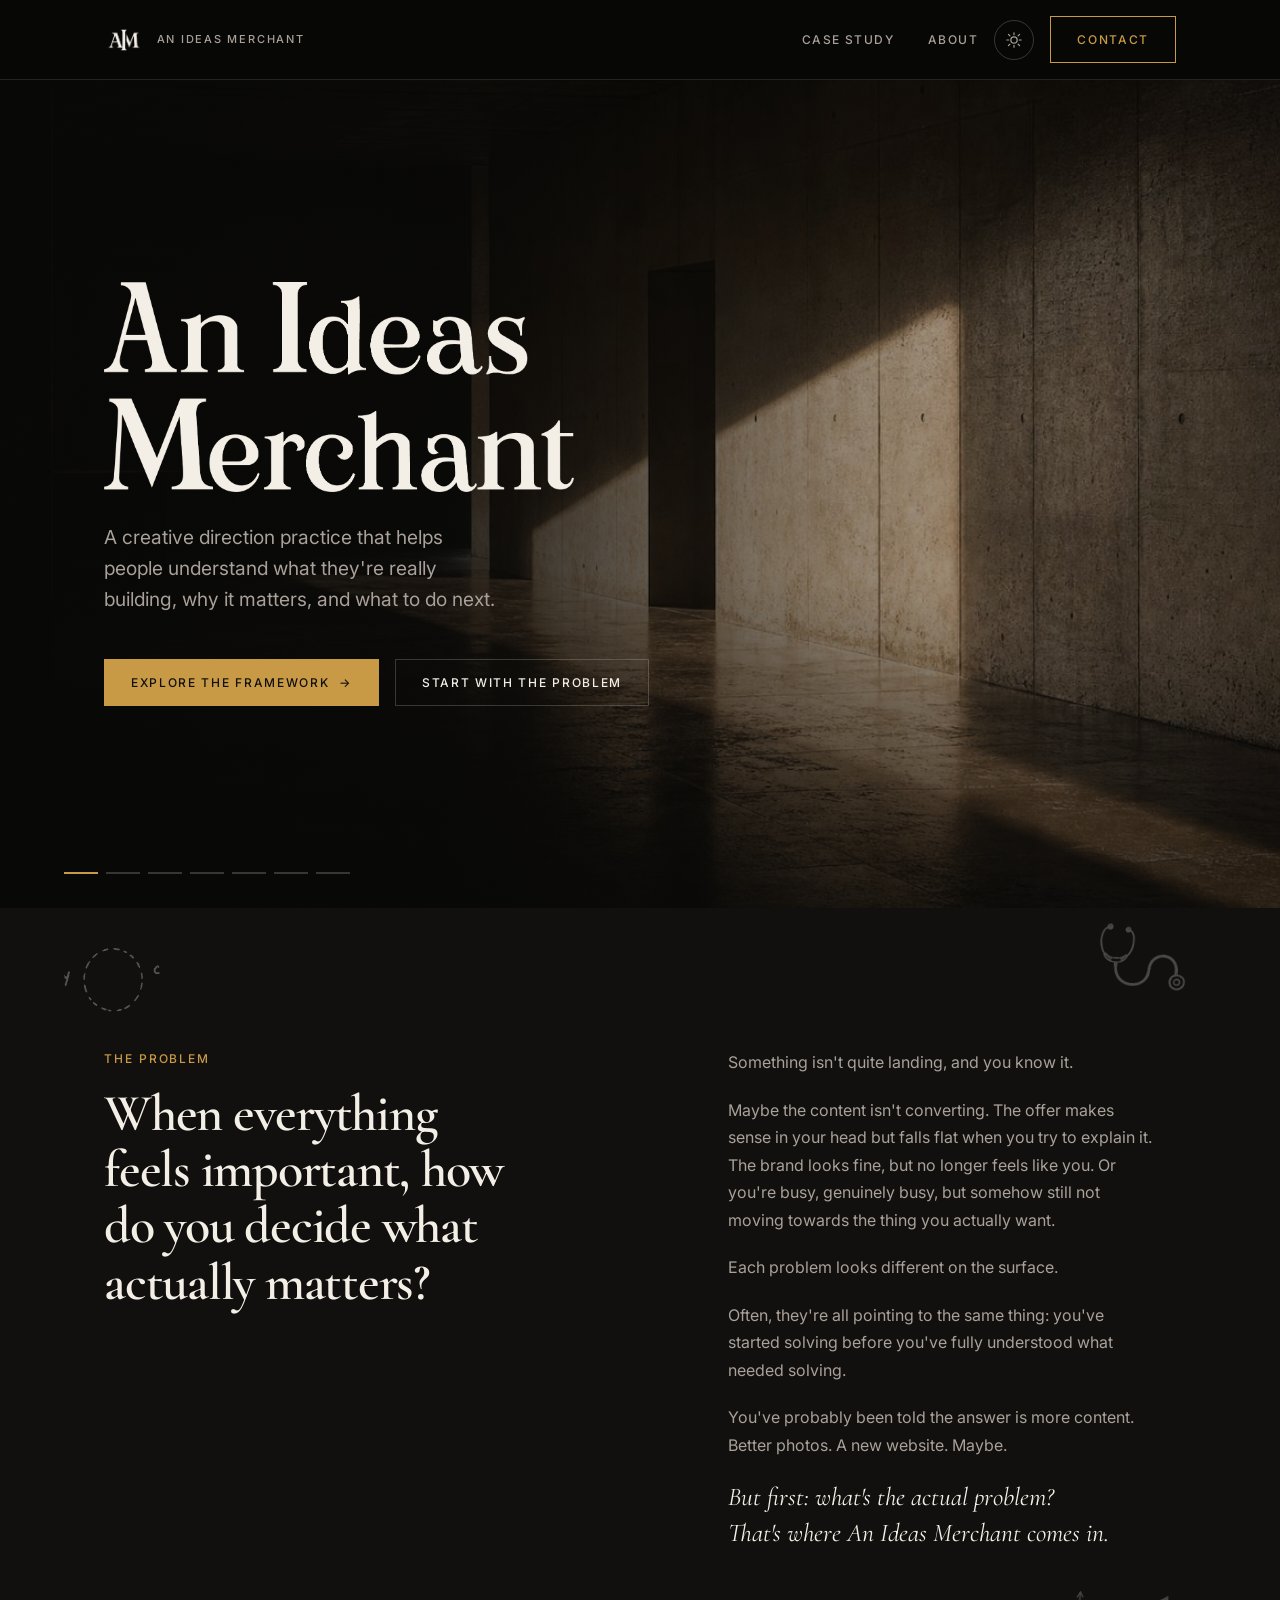
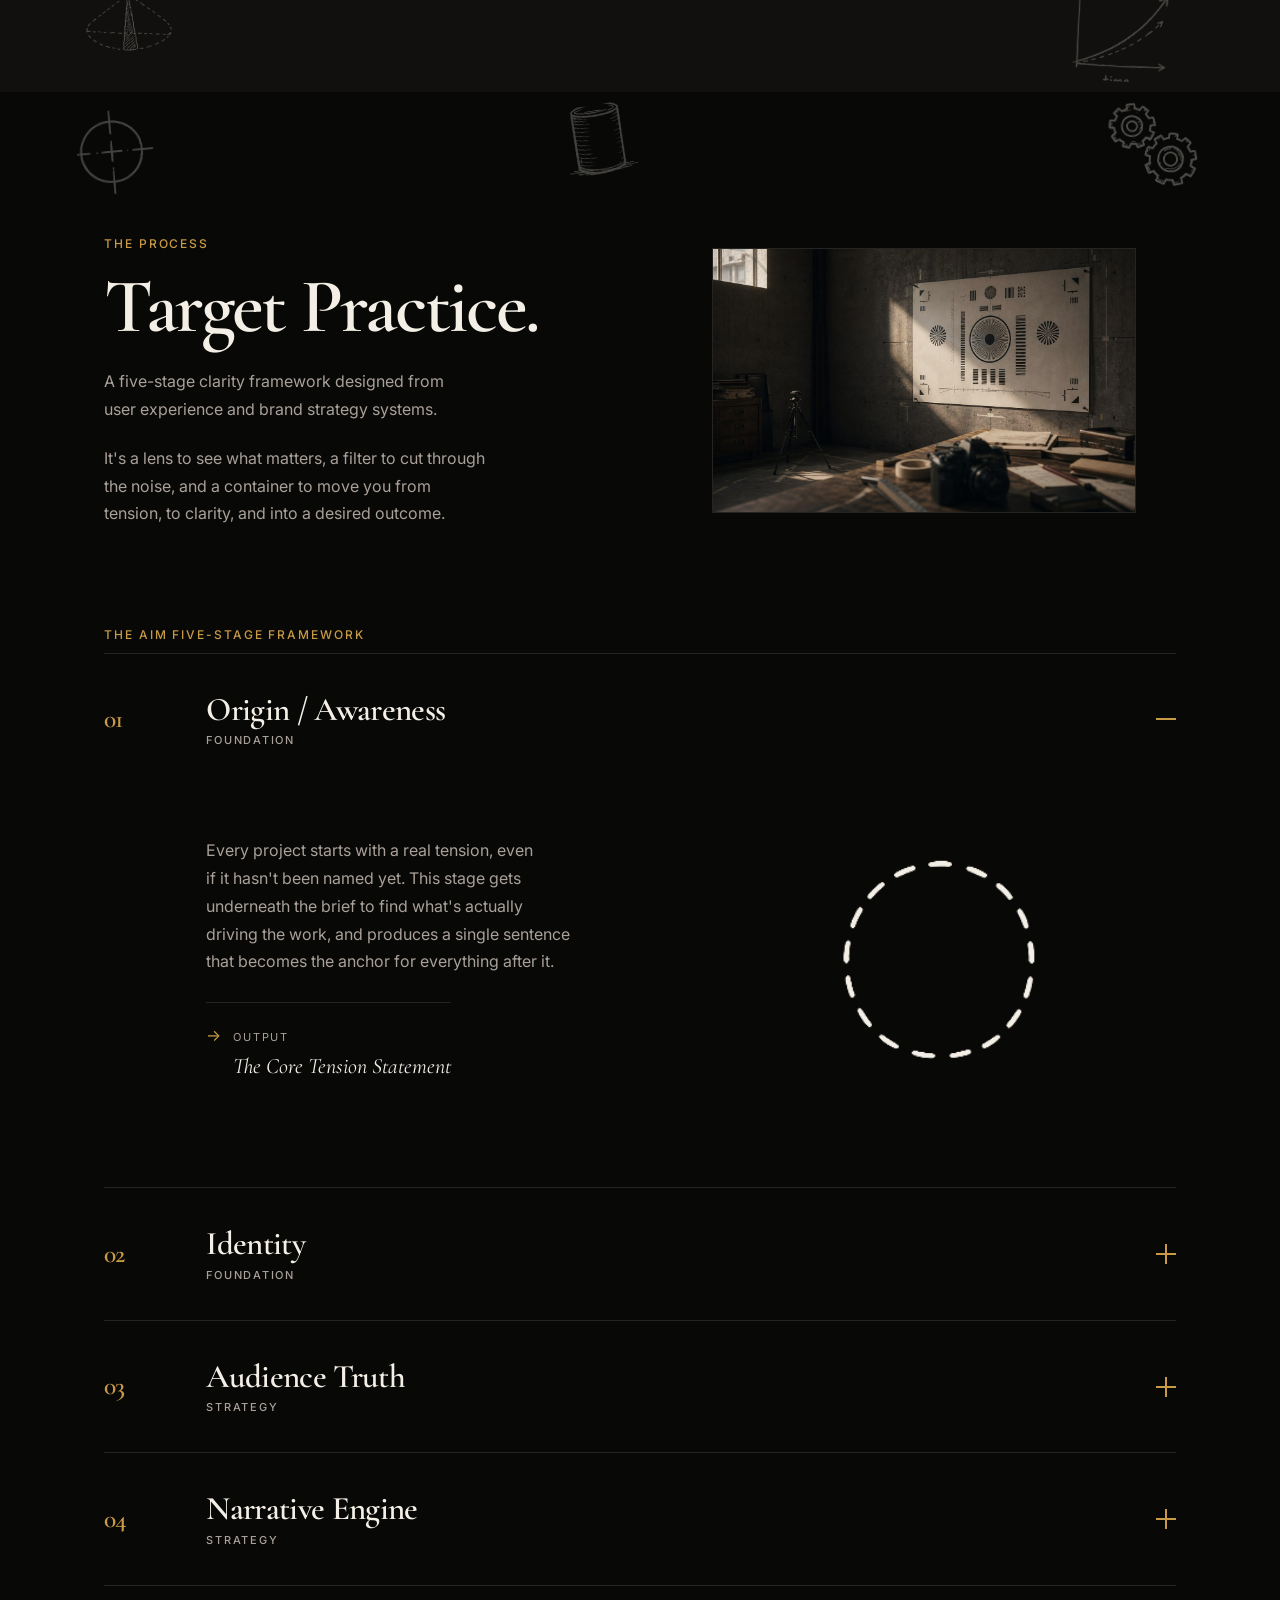
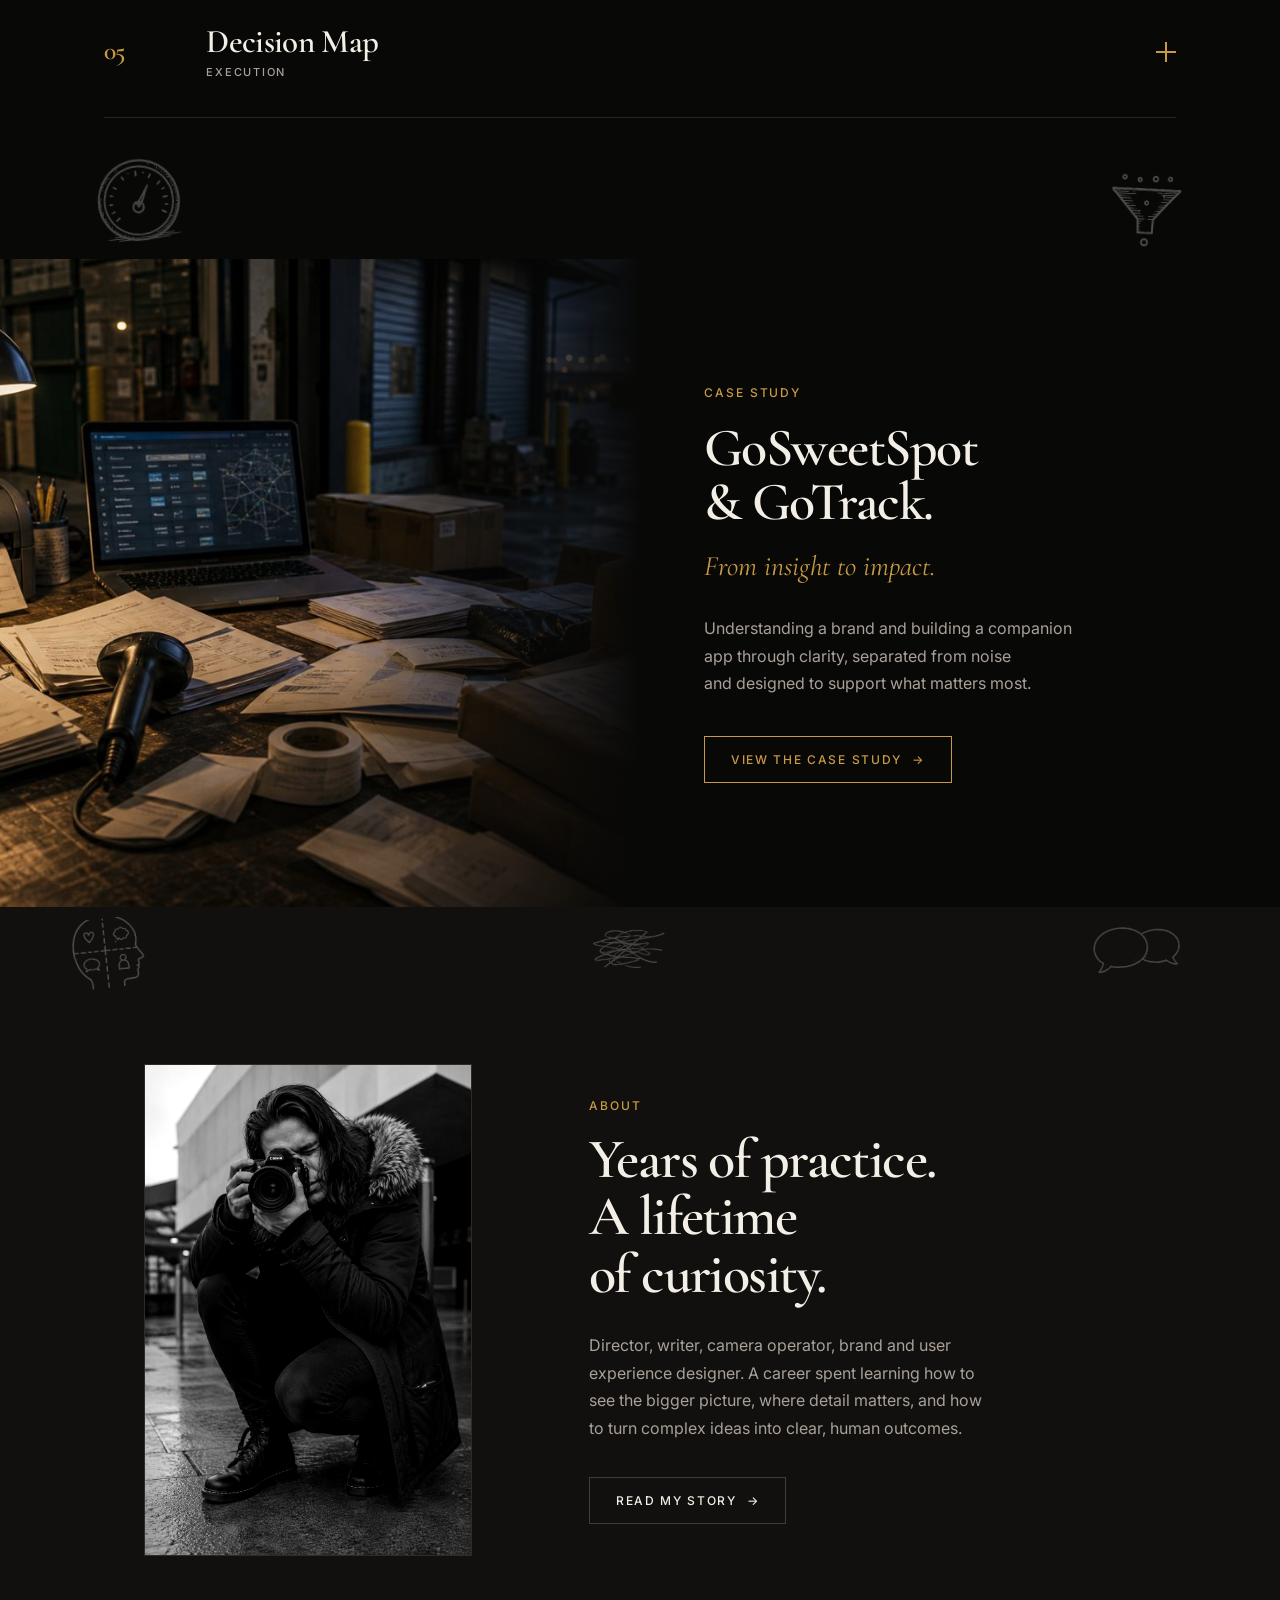
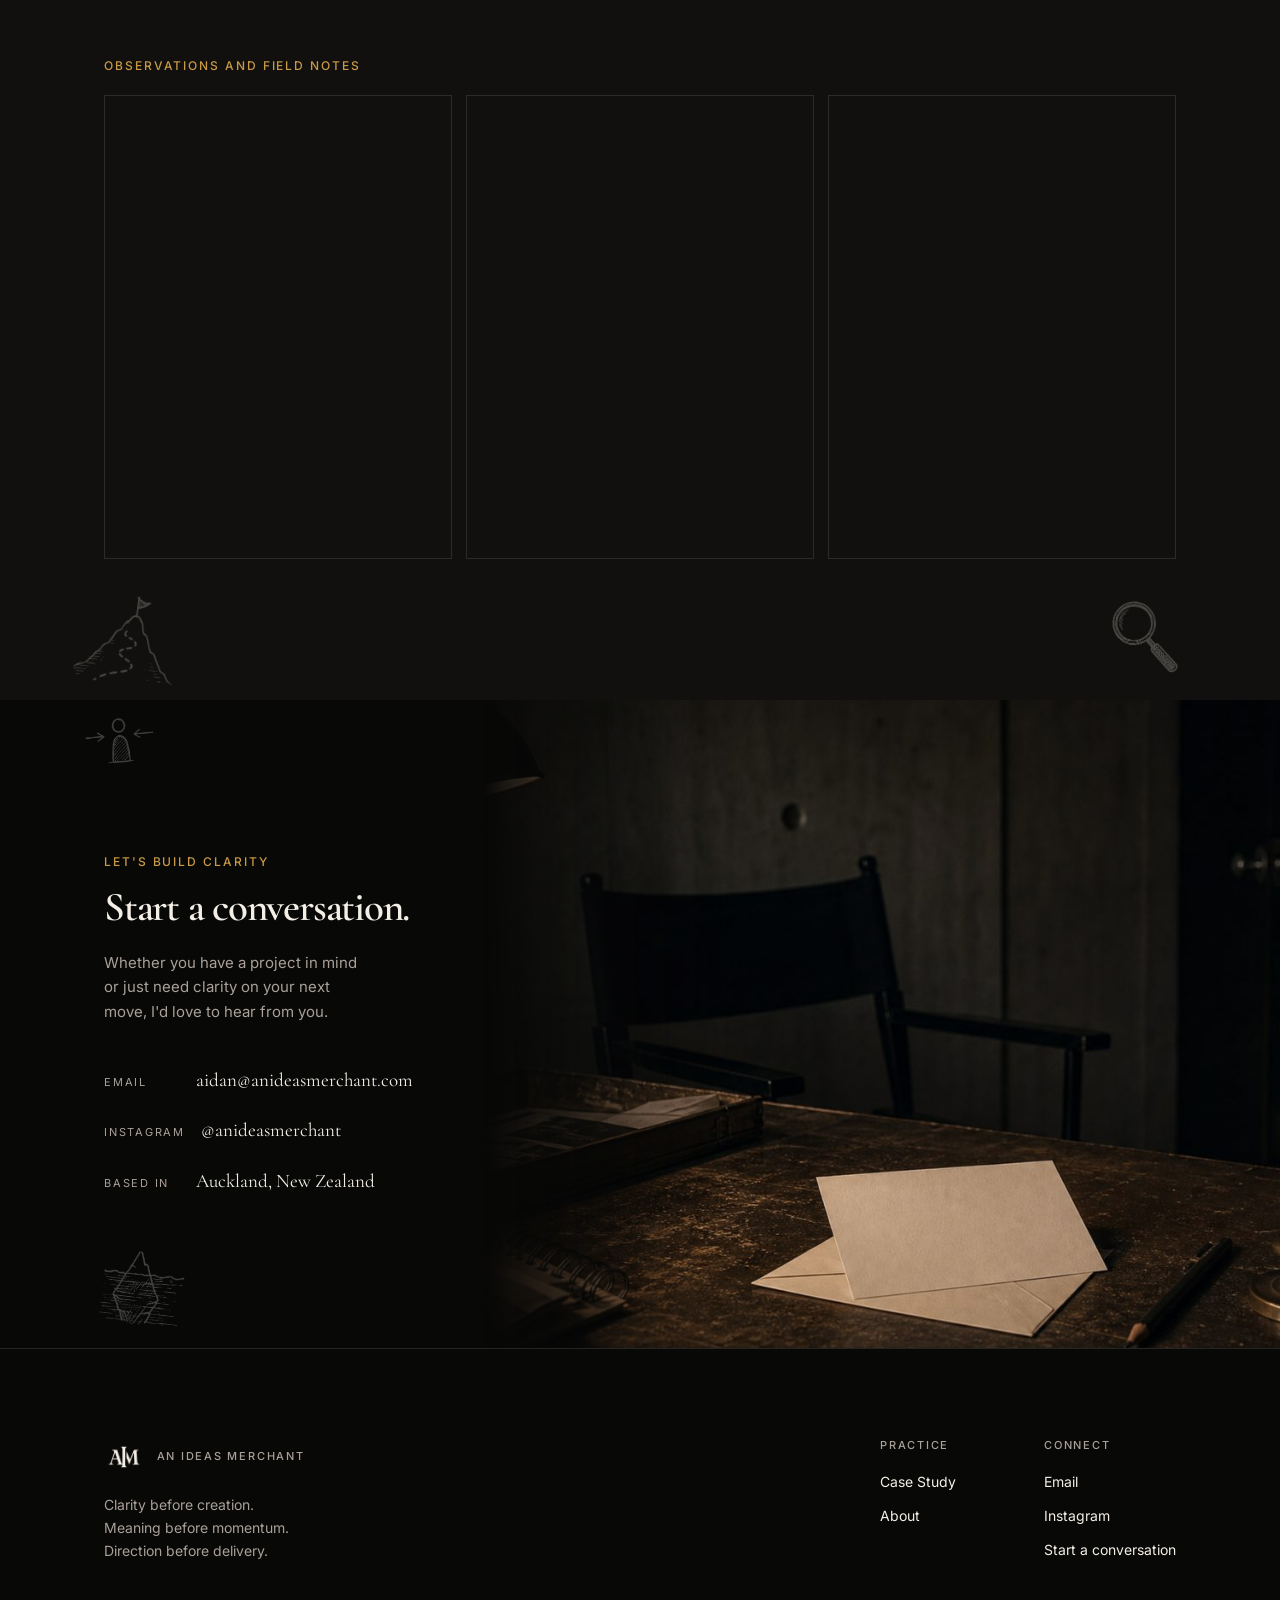
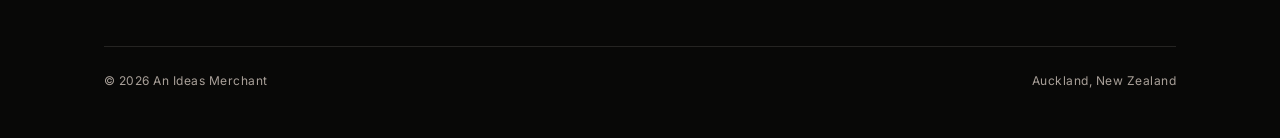
<file: index.html>
<!DOCTYPE html>
<html lang="en">
<head>
<meta charset="utf-8">
<meta name="viewport" content="width=device-width, initial-scale=1">
<meta name="color-scheme" content="dark light">
<script>
  (function () {
    try {
      var t = localStorage.getItem('aim-theme');
      if (t === 'light' || t === 'dark') document.documentElement.setAttribute('data-theme', t);
    } catch (e) {}
  })();
</script>
<title>An Ideas Merchant · Clarity before creation</title>
<link rel="icon" type="image/png" sizes="32x32" href="assets/favicon/favicon-32.png">
<link rel="icon" type="image/png" sizes="48x48" href="assets/favicon/favicon-48.png">
<link rel="icon" type="image/png" sizes="512x512" href="assets/favicon/favicon-512.png">
<link rel="apple-touch-icon" href="assets/favicon/apple-touch-icon.png">
<meta name="description" content="A creative direction practice that helps people understand what they're really building, why it matters, and what to do next.">
<meta property="og:type" content="website">
<meta property="og:site_name" content="An Ideas Merchant">
<meta property="og:url" content="https://anideasmerchant.com/">
<meta property="og:title" content="An Ideas Merchant · Clarity before creation">
<meta property="og:description" content="A creative direction practice that helps people understand what they're really building, why it matters, and what to do next.">
<meta property="og:image" content="https://anideasmerchant.com/assets/og/og-home.jpg">
<meta property="og:image:width" content="1200">
<meta property="og:image:height" content="630">
<meta name="twitter:card" content="summary_large_image">
<meta name="twitter:title" content="An Ideas Merchant · Clarity before creation">
<meta name="twitter:description" content="A creative direction practice that helps people understand what they're really building, why it matters, and what to do next.">
<meta name="twitter:image" content="https://anideasmerchant.com/assets/og/og-home.jpg">
<link rel="stylesheet" href="styles.css">
<style>
  /* ============================================================
     An Ideas Merchant — website. Dark direction (cinema black).
     Built on AIM design system tokens (styles.css). Page-level
     layout only; colour + type come from the system.
     ============================================================ */
  :root {
    --maxw: 1200px;
    --gutter: clamp(22px, 5vw, 80px);
    --section-y: clamp(80px, 11vw, 150px);
  }
  * { box-sizing: border-box; }
  html { scroll-behavior: smooth; }
  body {
    background: var(--aim-black); color: var(--aim-ivory);
    overflow-x: hidden; margin: 0;
    font-family: var(--font-body);
    -webkit-font-smoothing: antialiased;
    -moz-osx-font-smoothing: grayscale;
    text-rendering: optimizeLegibility;
  }
  a { color: inherit; text-decoration: none; }
  img { display: block; max-width: 100%; }
  p { text-wrap: pretty; margin: 0; }

  .display { font-family: var(--font-display); font-weight: 600; line-height: 1.04; letter-spacing: -0.02em; }
  .kicker {
    font-family: var(--font-body); font-weight: 500; font-size: 12px;
    letter-spacing: var(--tracking-meta); text-transform: uppercase;
    color: var(--aim-gold); margin: 0;
  }
  .meta-label {
    font-family: var(--font-body); font-weight: 500; font-size: 11px;
    letter-spacing: var(--tracking-meta); text-transform: uppercase;
    color: var(--aim-muted); margin: 0;
  }
  .lede { font-size: clamp(17px, 1.5vw, 20px); line-height: 1.62; color: var(--aim-muted); }
  .wrap { max-width: var(--maxw); margin: 0 auto; padding-inline: var(--gutter); }
  section { position: relative; }

  /* ---- NAV ---- */
  .nav {
    position: sticky; top: 0; z-index: 60;
    background: color-mix(in srgb, var(--aim-black) 82%, transparent);
    backdrop-filter: saturate(120%) blur(12px);
    border-bottom: 1px solid var(--aim-hairline-ivory);
  }
  .nav-inner {
    max-width: var(--maxw); margin: 0 auto; padding: 16px var(--gutter);
    display: flex; align-items: center; justify-content: space-between; gap: 24px;
  }
  .brand { display: flex; align-items: center; gap: 13px; }
  .brand .mono-logo { height: 40px; width: auto; display: block; }
  .brand .word { font-family: var(--font-body); font-weight: 500; font-size: 11px; letter-spacing: var(--tracking-meta); text-transform: uppercase; color: var(--aim-muted); }
  .nav-links { display: flex; align-items: center; gap: 34px; }
  .nav-links a {
    font-family: var(--font-body); font-size: 12px; font-weight: 500;
    letter-spacing: 0.12em; text-transform: uppercase; color: var(--aim-muted);
    transition: color var(--dur) var(--ease-out);
  }
  .nav-links a:hover { color: var(--aim-ivory); }

  .btn {
    font-family: var(--font-body); font-size: 12px; font-weight: 500;
    letter-spacing: 0.14em; text-transform: uppercase;
    padding: 13px 26px; cursor: pointer; border: 1px solid transparent;
    white-space: nowrap; display: inline-flex; align-items: center; gap: 10px;
    transition: background var(--dur) var(--ease-out), color var(--dur) var(--ease-out), border-color var(--dur) var(--ease-out);
  }
  .btn .arw { transition: transform var(--dur) var(--ease-out); }
  .btn:hover .arw { transform: translateX(4px); }
  .btn-outline { border-color: var(--aim-gold); color: var(--aim-gold); }
  .btn-outline:hover { background: var(--aim-gold); color: var(--aim-charcoal); }
  .btn-solid { background: var(--aim-gold); color: var(--aim-charcoal); }
  .btn-solid:hover { background: var(--aim-gold-light); }
  .btn-ghost { border-color: var(--aim-hairline-ivory-strong); color: var(--aim-ivory); }
  .btn-ghost:hover { border-color: var(--aim-ivory); }

  /* ---- HERO ---- */
  .hero { position: relative; min-height: min(92vh, 900px); display: flex; align-items: center; isolation: isolate; overflow: hidden; }
  .hero-slides { position: absolute; inset: 0; z-index: -2; }
  .hero-slides img {
    position: absolute; inset: 0; width: 100%; height: 100%; object-fit: cover;
    object-position: 70% 50%; opacity: 0; transition: opacity 1600ms var(--ease-inout);
    filter: saturate(0.9) contrast(1.02);
  }
  .hero-slides img.on { opacity: 1; }
  .hero::after {
    content: ""; position: absolute; inset: 0; z-index: -1;
    background:
      linear-gradient(90deg, rgba(8,8,7,0.97) 0%, rgba(8,8,7,0.86) 34%, rgba(8,8,7,0.42) 66%, rgba(8,8,7,0.15) 100%),
      linear-gradient(0deg, rgba(8,8,7,0.65) 0%, rgba(8,8,7,0) 40%);
  }
  .hero-inner { width: 100%; padding-block: clamp(90px, 14vw, 140px); }
  .hero .eyebrow { margin-bottom: 26px; }
  .hero-wordmark { margin: 0; }
  .hero-wordmark img { width: clamp(230px, 42vw, 470px); height: auto; display: block; }
  .hero-sub { margin: 30px 0 0; max-width: 44ch; }
  .hero-actions { margin-top: 44px; display: flex; gap: 16px; flex-wrap: wrap; align-items: center; }
  .hero-progress { position: absolute; left: var(--gutter); bottom: 34px; z-index: 2; display: flex; gap: 8px; }
  .hero-progress button { -webkit-appearance: none; appearance: none; border: 0; padding: 12px 0 0; margin: -12px 0 0; background: transparent; cursor: pointer; display: block; }
  .hero-progress button span { display: block; width: 34px; height: 2px; background: var(--aim-hairline-ivory-strong); transition: background var(--dur) var(--ease-out); }
  .hero-progress button.on span { background: var(--aim-gold); }
  .hero-progress button:hover span { background: var(--aim-ivory); }
  .hero-progress button.on:hover span { background: var(--aim-gold); }

  /* ---- generic section head ---- */
  .sec-head h2 { font-size: clamp(34px, 5vw, 60px); margin: 16px 0 0; }
  .rule { height: 1px; background: var(--aim-hairline-ivory); border: 0; margin: 0; }

  /* ---- THE PROBLEM ---- */
  .problem { padding-block: var(--section-y); background: var(--aim-charcoal); }
  .problem-grid { display: grid; grid-template-columns: 1.1fr 0.9fr; gap: clamp(36px, 6vw, 100px); align-items: start; }
  .problem h2 { font-size: clamp(30px, 4.2vw, 52px); margin: 18px 0 0; max-width: 20ch; line-height: 1.08; letter-spacing: -0.024em; text-wrap: balance; }
  .problem h2 .soft { color: var(--aim-muted); }
  .problem-body p { font-size: clamp(16px, 1.2vw, 18px); line-height: 1.72; color: var(--aim-muted); margin: 0 0 20px; }
  .problem-body p:last-child { margin-bottom: 0; }
  .problem-body .turn { color: var(--aim-ivory); font-family: var(--font-display); font-style: italic; font-size: clamp(20px, 2vw, 26px); line-height: 1.4; }

  /* ---- THE PROCESS ---- */
  .process { padding-block: var(--section-y); }
  .process-top { display: grid; grid-template-columns: 1fr 1fr; gap: clamp(32px, 5vw, 80px); align-items: center; }
  .process-figure { aspect-ratio: 16/10; overflow: hidden; border: 1px solid var(--aim-hairline-ivory); }
  .process-figure img { width: 100%; height: 100%; object-fit: cover; filter: saturate(0.9); }
  .process h2 { font-size: clamp(40px, 6vw, 80px); margin: 16px 0 0; line-height: 1.0; letter-spacing: -0.03em; }
  .process-intro p { color: var(--aim-muted); font-size: clamp(16px, 1.25vw, 18px); line-height: 1.72; margin: 22px 0 0; max-width: 46ch; }

  .framework-label { margin: clamp(56px, 8vw, 96px) 0 8px; }
  .steps { border-top: 1px solid var(--aim-hairline-ivory); }
  .step { border-bottom: 1px solid var(--aim-hairline-ivory); }
  .step-head {
    width: 100%; background: none; border: 0; cursor: pointer; color: inherit;
    display: grid; grid-template-columns: 64px 1fr 32px; align-items: center; gap: clamp(16px, 3vw, 40px);
    padding: clamp(26px, 3vw, 38px) 0; text-align: left; font: inherit;
  }
  .step-num { font-family: var(--font-display); font-size: clamp(20px, 2vw, 26px); color: var(--aim-gold); }
  .step-title { font-family: var(--font-display); font-weight: 600; font-size: clamp(23px, 2.6vw, 33px); line-height: 1.08; letter-spacing: -0.02em; }
  .step-title .role { display: block; font-family: var(--font-body); font-size: 11px; font-weight: 500; letter-spacing: var(--tracking-meta); text-transform: uppercase; color: var(--aim-muted); margin-top: 8px; }
  .step-toggle { position: relative; width: 20px; height: 20px; justify-self: end; }
  .step-toggle::before, .step-toggle::after { content: ""; position: absolute; background: var(--aim-gold); transition: opacity var(--dur) var(--ease-out), transform var(--dur) var(--ease-out); }
  .step-toggle::before { left: 0; top: 9px; width: 20px; height: 2px; }
  .step-toggle::after { left: 9px; top: 0; width: 2px; height: 20px; }
  .step[aria-expanded="true"] .step-toggle::after { opacity: 0; transform: scaleY(0); }
  .step-panel { overflow: hidden; max-height: 0; transition: max-height var(--dur-slow) var(--ease-inout); }
  .step-panel-inner {
    display: grid; grid-template-columns: 1.05fr 0.95fr; gap: clamp(28px, 5vw, 64px);
    align-items: center; padding: 0 0 clamp(36px, 4vw, 52px) 0;
  }
  .step-panel-inner .txt { padding-left: clamp(0px, calc(64px + 3vw), 104px); }
  .step-desc { color: var(--aim-muted); font-size: clamp(16px, 1.2vw, 18px); line-height: 1.74; margin: 0; max-width: 52ch; }
  .step-output { margin-top: 26px; display: inline-flex; align-items: baseline; gap: 12px; padding-top: 20px; border-top: 1px solid var(--aim-hairline-ivory); }
  .step-output .arrow { color: var(--aim-gold); }
  .step-output .lbl { font-size: 11px; letter-spacing: var(--tracking-meta); text-transform: uppercase; color: var(--aim-muted); }
  .step-output .val { font-family: var(--font-display); font-style: italic; font-size: clamp(18px, 1.8vw, 22px); color: var(--aim-ivory); }
  .step-figure { aspect-ratio: 16/11; overflow: hidden; border: 1px solid var(--aim-hairline-ivory); }
  .step-figure img { width: 100%; height: 100%; object-fit: cover; filter: saturate(0.9); }

  /* ---- CASE STUDY ---- */
  .case { position: relative; min-height: clamp(520px, 72vh, 720px); display: grid; grid-template-columns: 1fr 1fr; isolation: isolate; }
  .case-media { position: relative; overflow: hidden; }
  .case-media img { position: absolute; inset: 0; width: 100%; height: 100%; object-fit: cover; filter: saturate(0.88); }
  .case-media::after { content: ""; position: absolute; inset: 0; background: linear-gradient(90deg, rgba(8,8,7,0) 55%, var(--aim-black) 100%); }
  .case-body { background: var(--aim-black); display: flex; align-items: center; padding: clamp(48px, 8vw, 110px) var(--gutter); }
  .case-body-inner { max-width: 46ch; }
  .case h2 { font-size: clamp(32px, 4.2vw, 54px); margin: 18px 0 0; line-height: 1.02; letter-spacing: -0.028em; }
  .case .sub { margin: 14px 0 0; font-family: var(--font-display); font-style: italic; font-size: clamp(20px, 2.2vw, 28px); color: var(--aim-gold); }
  .case p.body { margin: 26px 0 0; color: var(--aim-muted); font-size: clamp(16px, 1.25vw, 18px); line-height: 1.72; }
  .case .btn { margin-top: 38px; }

  /* ---- ABOUT ---- */
  .about { padding-block: var(--section-y); background: var(--aim-charcoal); }
  .about-grid { display: grid; grid-template-columns: 0.82fr 1.18fr; gap: clamp(36px, 6vw, 90px); align-items: center; }
  .about-figure { aspect-ratio: 2/3; overflow: hidden; border: 1px solid var(--aim-hairline-ivory); }
  .about-figure img { width: 100%; height: 100%; object-fit: cover; filter: saturate(0.86) contrast(1.03); }
  .about h2 { font-size: clamp(32px, 4.4vw, 56px); margin: 16px 0 0; max-width: 15ch; line-height: 1.03; letter-spacing: -0.028em; }
  .about p.bio { color: var(--aim-muted); line-height: 1.74; font-size: clamp(16px, 1.25vw, 18px); margin: 28px 0 0; max-width: 52ch; }
  .about .about-cta { margin-top: 34px; }
  .about-frames { margin-top: clamp(48px, 7vw, 84px); }
  .about-frames .fh { display: flex; align-items: baseline; justify-content: space-between; gap: 16px; margin-bottom: 20px; flex-wrap: wrap; }
  .frames-grid { display: grid; grid-template-columns: repeat(3, 1fr); gap: 14px; }
  .frames-grid figure { margin: 0; aspect-ratio: 3/4; overflow: hidden; border: 1px solid var(--aim-hairline-ivory); }
  .frames-grid img { width: 100%; height: 100%; object-fit: cover; filter: saturate(0.88); transition: transform 700ms var(--ease-out); }
  .frames-grid figure:hover img { transform: scale(1.045); }

  /* ---- CONTACT ---- */
  .contact { position: relative; min-height: clamp(520px, 72vh, 700px); display: flex; align-items: center; isolation: isolate; overflow: hidden; background: var(--aim-black); }
  .contact::before { content: ""; position: absolute; inset: 0; z-index: 0; background: var(--aim-black); }
  .contact-body { position: relative; z-index: 2; display: flex; align-items: center; padding: clamp(56px, 8vw, 120px) var(--gutter); }
  /* align contact copy to the same left edge as the centered .wrap blocks. */
  @media (min-width: 941px) {
    .contact { padding-left: max(var(--gutter), calc((100% - var(--maxw)) / 2 + var(--gutter))); }
    .contact-body { padding-left: 0; }
    .contact .contact-media img { left: max(400px, calc(var(--cl) + 164px)); max-width: 1700px; }
  }
  .contact-body-inner { max-width: 360px; }
  .contact h2 { font-size: clamp(30px, 3.2vw, 44px); margin: 16px 0 0; line-height: 1.02; letter-spacing: -0.03em; }
  .contact .intro { margin: 22px 0 0; color: var(--aim-muted); font-size: clamp(15px, 1.15vw, 17px); line-height: 1.65; max-width: 32ch; }
  .contact-list { margin: 40px 0 0; display: grid; gap: 20px; }
  .contact-row { display: flex; align-items: baseline; gap: 16px; }
  .contact-row .rk { font-size: 11px; letter-spacing: var(--tracking-meta); text-transform: uppercase; color: var(--aim-muted); min-width: 76px; }
  .contact-row a, .contact-row span.v { font-family: var(--font-display); font-size: clamp(16px, 1.5vw, 19px); color: var(--aim-ivory); transition: color var(--dur) var(--ease-out); }
  .contact-row a:hover { color: var(--aim-gold); }
  .contact-media { position: absolute; inset: 0; z-index: 0; overflow: hidden; --cl: max(var(--gutter), calc((100% - var(--maxw)) / 2 + var(--gutter))); -webkit-mask-image: linear-gradient(90deg, transparent calc(var(--cl) + 380px), #000 calc(var(--cl) + 620px)); mask-image: linear-gradient(90deg, transparent calc(var(--cl) + 380px), #000 calc(var(--cl) + 620px)); }
  .contact-media img { position: absolute; inset: 0; width: 100%; height: 100%; object-fit: cover; filter: saturate(0.9); }

  /* ---- FOOTER ---- */
  .footer { padding: clamp(52px,7vw,88px) 0 48px; background: var(--aim-black); border-top: 1px solid var(--aim-hairline-ivory); }
  .footer-top { display: flex; justify-content: space-between; gap: 44px; flex-wrap: wrap; align-items: flex-start; }
  .footer-brand .brand { margin-bottom: 16px; }
  .footer-brand p { max-width: 34ch; color: var(--aim-muted); line-height: 1.66; font-size: 14px; }
  .footer-cols { display: flex; gap: clamp(40px, 7vw, 88px); flex-wrap: wrap; }
  .footer-col h4 { font-family: var(--font-body); font-size: 11px; letter-spacing: var(--tracking-meta); text-transform: uppercase; color: var(--aim-muted); margin: 0 0 16px; font-weight: 500; }
  .footer-col a { display: block; font-size: 14px; color: var(--aim-ivory); margin-bottom: 12px; transition: color var(--dur) var(--ease-out); }
  .footer-col a:hover { color: var(--aim-gold); }
  .footer-line { margin-top: clamp(48px,6vw,72px); padding-top: 24px; border-top: 1px solid var(--aim-hairline-ivory); display: flex; justify-content: space-between; gap: 16px; flex-wrap: wrap; }
  .footer-line span { font-size: 12px; color: var(--aim-muted); letter-spacing: 0.04em; }

  /* ---- reveal ---- */
  .reveal { opacity: 0; transform: translateY(20px); transition: opacity 800ms var(--ease-out), transform 800ms var(--ease-out); }
  .reveal.in { opacity: 1; transform: none; }
  @media (prefers-reduced-motion: reduce) { .reveal { opacity: 1; transform: none; transition: none; } }

  /* ---- framework diagrams: hand-drawn journal glyphs, themeable ink ---- */
  .figure-diagram { border: 0; background: none; aspect-ratio: 5/4;
    display: flex; align-items: center; justify-content: center; padding: clamp(10px, 2.6vw, 40px); }
  .diagram { width: 100%; height: 100%; background-color: var(--aim-ivory);
    -webkit-mask-repeat: no-repeat; mask-repeat: no-repeat;
    -webkit-mask-position: center; mask-position: center;
    -webkit-mask-size: contain; mask-size: contain; }

  /* ---- theme toggle ---- */
  .theme-toggle { background: none; border: 1px solid var(--aim-hairline-ivory-strong); color: var(--aim-muted);
    width: 40px; height: 40px; border-radius: 50%; cursor: pointer; display: inline-flex; align-items: center;
    justify-content: center; flex: none; transition: color var(--dur) var(--ease-out), border-color var(--dur) var(--ease-out); }
  .theme-toggle:hover { color: var(--aim-ivory); border-color: var(--aim-ivory); }
  .theme-toggle svg { width: 18px; height: 18px; display: block; }
  .theme-toggle .i-moon { display: none; }
  .theme-toggle .i-sun { display: block; }
  [data-theme="light"] .theme-toggle .i-moon { display: block; }
  [data-theme="light"] .theme-toggle .i-sun { display: none; }
  .nav-right { display: flex; align-items: center; gap: 16px; }

  /* ============================================================
     LIGHT THEME — premium paper. Flips raw tokens; the hero stays
     cinematic (dark) because it is photographic.
     ============================================================ */
  html { transition: background-color var(--dur-slow) var(--ease-out); }
  [data-theme="light"] {
    --aim-black:      #F4EFE6;
    --aim-charcoal:   #E9E0D1;
    --aim-surface:    #E6DCCB;
    --aim-muted:      #6D6258;
    --aim-ivory:      #14120F;
    --aim-gold:       #9A6B28;
    --aim-gold-light: #C99A45;
    --aim-hairline-ivory:        rgba(17,16,14,0.13);
    --aim-hairline-ivory-strong: rgba(17,16,14,0.24);
  }
  /* keep the hero cinematic dark in light mode */
  [data-theme="light"] .hero {
    --aim-black:      #080807;
    --aim-charcoal:   #11100E;
    --aim-muted:      #A9A099;
    --aim-ivory:      #F4EFE6;
    --aim-gold:       #C99A45;
    --aim-gold-light: #E2BE72;
    --aim-hairline-ivory:        rgba(244,239,230,0.12);
    --aim-hairline-ivory-strong: rgba(244,239,230,0.20);
  }
  /* logos are ivory PNGs — flip to ink where they sit on paper */
  [data-theme="light"] .nav .mono-logo,
  [data-theme="light"] .footer .mono-logo { filter: invert(1) grayscale(1) brightness(0.16); }
  /* faint background glyph watermarks — flip ivory line-art to ink */
  [data-theme="light"] .glyph { filter: invert(1); }

  /* ---- responsive ---- */
  @media (max-width: 940px) {
    .nav-links { display: none; }
    .hero-slides img { object-position: 50% 38%; }
    .problem-grid, .process-top, .step-panel-inner, .about-grid { grid-template-columns: 1fr; }
    .step-panel-inner .txt { padding-left: 0; }
    .case { grid-template-columns: 1fr; }
    .case-media { min-height: 340px; order: -1; }
    .case-media::after { background: linear-gradient(0deg, var(--aim-black) 0%, rgba(8,8,7,0) 55%); }
    .contact { flex-direction: column; min-height: auto; }
    .contact-media { position: relative; inset: auto; height: clamp(280px, 55vw, 380px); -webkit-mask-image: none; mask-image: none; }
    .about-figure { aspect-ratio: 4/5; }
    .about-figure img { filter: saturate(0.92) contrast(1.05) brightness(1.12); }
    .frames-grid { grid-template-columns: 1fr 1fr; }
  }
  @media (max-width: 560px) {
    .step-head { grid-template-columns: 40px 1fr 24px; gap: 14px; }
    .contact-row { flex-direction: column; gap: 4px; }
    .frames-grid { grid-template-columns: 1fr; }
  }
  /* ---- typographic rag: intentional measure + balanced line endings ---- */
  h1, h2, h3 { text-wrap: balance; }
  .hero-sub { max-width: 37ch; }
  .problem-body p { max-width: 43ch; }
  .process-intro p { max-width: 43ch; }
  .step-desc { max-width: 50ch; }
  .case p.body { max-width: 39ch; }
  .case-body-inner { max-width: 40ch; }
  .about p.bio { max-width: 46ch; }
  .contact .intro { max-width: 36ch; }
  .lede, .hero-sub, .problem-body p, .problem-body .turn, .process-intro p,
  .step-desc, .case p.body, .case .sub, .about p.bio, .contact .intro { text-wrap: balance; }
  /* body copy: prevent single-word orphans/widows (balance is only for headings + the turn line) */
  .problem-body p { text-wrap: pretty; }
  .problem-body .turn { text-wrap: balance; }

  /* ---- field-note glyphs: hand-drawn chalk diagrams peppered behind sections ---- */
  .problem, .process, .about, .contact { position: relative; overflow: hidden; }
  .problem > .wrap, .process > .wrap, .about > .wrap, .contact > .wrap { position: relative; z-index: 1; }
  .glyph { position: absolute; z-index: 0; pointer-events: none; background-repeat: no-repeat; background-position: center; background-size: contain; opacity: 0.28; filter: brightness(1.05); }
  .glyph.d-container  { aspect-ratio: 205/200; background-image: url('assets/glyphs/bg-cylinder.png'); }
  .glyph.d-bridge     { aspect-ratio: 420/185; background-image: url('assets/glyphs/bg-bridge.png'); }
  .glyph.d-tension    { aspect-ratio: 151/154; background-image: url('assets/glyphs/t-tension.png'); }
  .glyph.d-diagnosis  { aspect-ratio: 246/220; background-image: url('assets/glyphs/t-diagnosis.png'); }
  .glyph.d-scope      { aspect-ratio: 269/179; background-image: url('assets/glyphs/t-scope.png'); }
  .glyph.d-narrative  { aspect-ratio: 235/210; background-image: url('assets/glyphs/s4-narrative.png'); }
  .glyph.d-pressure   { aspect-ratio: 208/195; background-image: url('assets/glyphs/bg-gauge.png'); }
  .glyph.d-focus      { aspect-ratio: 195/200; background-image: url('assets/glyphs/bg-focus.png'); }
  .glyph.d-cost       { aspect-ratio: 275/217; background-image: url('assets/glyphs/t-cost.png'); }
  .glyph.d-delay      { aspect-ratio: 214/190; background-image: url('assets/glyphs/bg-mountain.png'); }
  .glyph.d-gap        { aspect-ratio: 293/182; background-image: url('assets/glyphs/t-gap.png'); }
  .glyph.d-hidden     { aspect-ratio: 195/205; background-image: url('assets/glyphs/bg-iceberg.png'); }
  .glyph.d-identity   { aspect-ratio: 298/195; background-image: url('assets/glyphs/t-identity.png'); }
  .glyph.d-empathy    { aspect-ratio: 246/184; background-image: url('assets/glyphs/t-empathy.png'); }
  .glyph.d-assume     { aspect-ratio: 230/189; background-image: url('assets/glyphs/t-assume.png'); }
  .glyph.d-remove     { aspect-ratio: 314/122; background-image: url('assets/glyphs/t-remove.png'); }
  .glyph.d-filter     { aspect-ratio: 258/173; background-image: url('assets/glyphs/t-filter.png'); }
  .glyph.d-diagnostic { aspect-ratio: 296/177; background-image: url('assets/glyphs/t-diagnostic.png'); }
  @media (max-width: 1100px) { .glyph { display: none; } }
</style>
</head>
<body>

<template id="__bundler_thumbnail" data-bg-color="#0b0b0a">
  <svg viewBox="0 0 1200 800" xmlns="http://www.w3.org/2000/svg">
    <rect width="1200" height="800" fill="#0b0b0a"/>
    <g fill="none" stroke="#c9a227" stroke-width="6">
      <circle cx="600" cy="360" r="150"/>
      <circle cx="600" cy="360" r="98"/>
      <circle cx="600" cy="360" r="46"/>
    </g>
    <circle cx="600" cy="360" r="12" fill="#c9a227"/>
    <text x="600" y="600" text-anchor="middle" fill="#f4efe6" font-family="Georgia, serif" font-size="58" font-style="italic">An Ideas Merchant</text>
  </svg>
</template>

<!-- ====================== NAV ====================== -->
<header class="nav">
  <nav class="nav-inner" aria-label="Primary">
    <a class="brand" href="./" aria-label="An Ideas Merchant, home">
      <img class="mono-logo" src="assets/logos/aim-monogram-ivory.png" alt="AIM">
      <span class="word">An Ideas Merchant</span>
    </a>
    <div class="nav-right">
      <div class="nav-links">
        <a href="case-study/">Case Study</a>
        <a href="story/">About</a>
      </div>
      <button class="theme-toggle" type="button" aria-label="Toggle light and dark theme" title="Toggle theme">
        <svg class="i-sun" viewBox="0 0 24 24" fill="none" stroke="currentColor" stroke-width="1.6" stroke-linecap="round"><circle cx="12" cy="12" r="4.2"></circle><path d="M12 2.4v2.6M12 19v2.6M4.6 4.6l1.9 1.9M17.5 17.5l1.9 1.9M2.4 12h2.6M19 12h2.6M4.6 19.4l1.9-1.9M17.5 6.5l1.9-1.9"></path></svg>
        <svg class="i-moon" viewBox="0 0 24 24" fill="currentColor"><path d="M20 14.5A8 8 0 0 1 9.5 4a8 8 0 1 0 10.5 10.5z"></path></svg>
      </button>
      <a class="btn btn-outline" href="#contact">Contact</a>
    </div>
  </nav>
</header>

<main id="top">

  <!-- ====================== HERO ====================== -->
  <section class="hero">
    <div class="hero-slides" aria-hidden="true">
      <img class="on" src="uploads/aim-home-landing-light-container.jpg" alt="">
      <img src="uploads/target-practice-overview-calibration-wall-v2.jpg" alt="">
      <img src="uploads/target-practice-01-origin-script-shot-list-v3.jpg" alt="">
      <img src="uploads/target-practice-02-identity-casting-wall-v3.jpg" alt="">
      <img src="uploads/target-practice-03-audience-truth-listening-room.jpg" alt="">
      <img src="uploads/target-practice-04-narrative-engine-edit-suite.jpg" alt="">
      <img src="uploads/target-practice-05-decision-map-continuity-board-v3.jpg" alt="">
    </div>
    <div class="wrap hero-inner">
      <h1 class="hero-wordmark reveal"><img src="assets/logos/aim-wordmark-collapsed-ivory.png" alt="An Ideas Merchant"></h1>
      <p class="hero-sub lede reveal">A creative direction practice that helps people understand what they're really building, why it matters, and what to do next.</p>
      <div class="hero-actions reveal">
        <a class="btn btn-solid" href="#process">Explore the framework <span class="arw">&rarr;</span></a>
        <a class="btn btn-ghost" href="#problem">Start with the problem</a>
      </div>
    </div>
    <div class="hero-progress" role="tablist" aria-label="Hero image">
      <button type="button" class="on" aria-label="Show image 1"><span></span></button><button type="button" aria-label="Show image 2"><span></span></button><button type="button" aria-label="Show image 3"><span></span></button><button type="button" aria-label="Show image 4"><span></span></button><button type="button" aria-label="Show image 5"><span></span></button><button type="button" aria-label="Show image 6"><span></span></button><button type="button" aria-label="Show image 7"><span></span></button>
    </div>
  </section>

  <!-- ====================== THE PROBLEM ====================== -->
  <section class="problem" id="problem">
    <span class="glyph d-tension"   style="width:95px; top:10px; left:5%; transform:rotate(-3deg);" aria-hidden="true"></span>
    <span class="glyph d-diagnosis" style="width:110px; top:12px; right:6%; transform:rotate(4deg); opacity:0.24;" aria-hidden="true"></span>
    <span class="glyph d-scope"     style="width:120px; bottom:12px; left:6%; transform:rotate(-3deg);" aria-hidden="true"></span>
    <span class="glyph d-cost"      style="width:120px; bottom:10px; right:7%; transform:rotate(3deg); opacity:0.22;" aria-hidden="true"></span>
    <div class="wrap">
      <div class="problem-grid">
        <div class="reveal">
          <p class="kicker">The Problem</p>
          <h2 class="display">When everything feels important, how do you decide what actually matters?</h2>
        </div>
        <div class="problem-body reveal">
          <p>Something isn't quite landing, and you know it.</p>
          <p>Maybe the content isn't converting. The offer makes sense in your head but falls flat when you try to explain it. The brand looks fine, but no longer feels like you. Or you're busy, genuinely busy, but somehow still not moving towards the thing you actually want.</p>
          <p>Each problem looks different on the surface.</p>
          <p>Often, they're all pointing to the same thing: you've started solving before you've fully understood what needed solving.</p>
          <p>You've probably been told the answer is more content. Better photos. A new website. Maybe.</p>
          <p class="turn">But first: what's the actual problem? That's where An Ideas Merchant comes in.</p>
        </div>
      </div>
    </div>
  </section>

  <!-- ====================== THE PROCESS ====================== -->
  <section class="process" id="process">
    <span class="glyph d-narrative" style="width:110px; top:10px; right:5%; transform:rotate(6deg);" aria-hidden="true"></span>
    <span class="glyph d-focus"     style="width:95px; top:12px; left:6%; transform:rotate(-5deg); opacity:0.24;" aria-hidden="true"></span>
    <span class="glyph d-container" style="width:80px; top:12px; left:44%; transform:rotate(-9deg); opacity:0.24;" aria-hidden="true"></span>
    <span class="glyph d-filter"    style="width:120px; bottom:12px; right:6%; transform:rotate(3deg);" aria-hidden="true"></span>
    <span class="glyph d-pressure"  style="width:100px; bottom:12px; left:7%; transform:rotate(-6deg); opacity:0.24;" aria-hidden="true"></span>
    <div class="wrap">
      <div class="process-top">
        <div class="reveal">
          <p class="kicker">The Process</p>
          <h2 class="display">Target Practice.</h2>
          <div class="process-intro">
            <p>A five-stage clarity framework designed from user experience and brand strategy systems.</p>
            <p>It's a lens to see what matters, a filter to cut through the noise, and a container to move you from tension, to clarity, and into a desired outcome.</p>
          </div>
        </div>
        <figure class="process-figure reveal">
          <img src="uploads/target-practice-overview-calibration-wall-v2.jpg" alt="A calibration chart on a concrete studio wall">
        </figure>
      </div>

      <p class="kicker framework-label reveal">The AIM Five-Stage Framework</p>
      <div class="steps reveal">

        <article class="step" aria-expanded="true">
          <button class="step-head" aria-controls="stp1">
            <span class="step-num display">01</span>
            <span class="step-title">Origin / Awareness <span class="role">Foundation</span></span>
            <span class="step-toggle" aria-hidden="true"></span>
          </button>
          <div class="step-panel" id="stp1">
            <div class="step-panel-inner">
              <div class="txt">
                <p class="step-desc">Every project starts with a real tension, even if it hasn't been named yet. This stage gets underneath the brief to find what's actually driving the work, and produces a single sentence that becomes the anchor for everything after it.</p>
                <div class="step-output"><span class="arrow">&rarr;</span><span><span class="lbl">Output</span><br><span class="val">The Core Tension Statement</span></span></div>
              </div>
              <figure class="step-figure figure-diagram"><span class="diagram" style="-webkit-mask-image:url('assets/glyphs/s1-origin.png'); mask-image:url('assets/glyphs/s1-origin.png');" role="img" aria-label="Origin: the core tension diagram"></span></figure>
            </div>
          </div>
        </article>

        <article class="step" aria-expanded="false">
          <button class="step-head" aria-controls="stp2">
            <span class="step-num display">02</span>
            <span class="step-title">Identity <span class="role">Foundation</span></span>
            <span class="step-toggle" aria-hidden="true"></span>
          </button>
          <div class="step-panel" id="stp2">
            <div class="step-panel-inner">
              <div class="txt">
                <p class="step-desc">Before a brand can speak, it has to know what it is and what it refuses to be. This stage defines the role it plays in someone's life, guide, rebel, translator or protector, and sets the filter every future decision gets run through.</p>
                <div class="step-output"><span class="arrow">&rarr;</span><span><span class="lbl">Output</span><br><span class="val">The Decision Filter</span></span></div>
              </div>
              <figure class="step-figure figure-diagram"><span class="diagram" style="-webkit-mask-image:url('assets/glyphs/s2-identity.png'); mask-image:url('assets/glyphs/s2-identity.png');" role="img" aria-label="Identity: the decision filter diagram"></span></figure>
            </div>
          </div>
        </article>

        <article class="step" aria-expanded="false">
          <button class="step-head" aria-controls="stp3">
            <span class="step-num display">03</span>
            <span class="step-title">Audience Truth <span class="role">Strategy</span></span>
            <span class="step-toggle" aria-hidden="true"></span>
          </button>
          <div class="step-panel" id="stp3">
            <div class="step-panel-inner">
              <div class="txt">
                <p class="step-desc">Demographics don't tell you who someone is. This stage gets at what they're actually tired of, what they secretly want, and what moment in their life they're standing in, so the work speaks to a real person, not a segment.</p>
                <div class="step-output"><span class="arrow">&rarr;</span><span><span class="lbl">Output</span><br><span class="val">The Audience Pressure Point</span></span></div>
              </div>
              <figure class="step-figure figure-diagram"><span class="diagram" style="-webkit-mask-image:url('assets/glyphs/s3-audience.png'); mask-image:url('assets/glyphs/s3-audience.png');" role="img" aria-label="Audience truth diagram"></span></figure>
            </div>
          </div>
        </article>

        <article class="step" aria-expanded="false">
          <button class="step-head" aria-controls="stp4">
            <span class="step-num display">04</span>
            <span class="step-title">Narrative Engine <span class="role">Strategy</span></span>
            <span class="step-toggle" aria-hidden="true"></span>
          </button>
          <div class="step-panel" id="stp4">
            <div class="step-panel-inner">
              <div class="txt">
                <p class="step-desc">Every brand is telling a story whether it means to or not. This stage shapes that story deliberately where someone starts, what shifts, who they become on the other side, and turns it into language you can actually use.</p>
                <div class="step-output"><span class="arrow">&rarr;</span><span><span class="lbl">Output</span><br><span class="val">The Narrative Arc</span></span></div>
              </div>
              <figure class="step-figure figure-diagram"><span class="diagram" style="-webkit-mask-image:url('assets/glyphs/s4-narrative.png'); mask-image:url('assets/glyphs/s4-narrative.png');" role="img" aria-label="Narrative engine diagram"></span></figure>
            </div>
          </div>
        </article>

        <article class="step" aria-expanded="false">
          <button class="step-head" aria-controls="stp5">
            <span class="step-num display">05</span>
            <span class="step-title">Decision Map <span class="role">Execution</span></span>
            <span class="step-toggle" aria-hidden="true"></span>
          </button>
          <div class="step-panel" id="stp5">
            <div class="step-panel-inner">
              <div class="txt">
                <p class="step-desc">Clarity means nothing without action. This stage cuts the noise down to what actually matters right now, what's premature, and what moves the needle first, so the next 90 days have a spine, not a wish list.</p>
                <div class="step-output"><span class="arrow">&rarr;</span><span><span class="lbl">Output</span><br><span class="val">A 90-Day Action Spine</span></span></div>
              </div>
              <figure class="step-figure figure-diagram"><span class="diagram" style="-webkit-mask-image:url('assets/glyphs/s5-process.png'); mask-image:url('assets/glyphs/s5-process.png');" role="img" aria-label="Decision map diagram"></span></figure>
            </div>
          </div>
        </article>

      </div>
    </div>
  </section>

  <!-- ====================== CASE STUDY ====================== -->
  <section class="case" id="casestudy">
    <div class="case-media reveal">
      <img src="uploads/aim-case-study-logistics-warehouse-desk-v2.jpg" alt="A logistics desk at a warehouse loading dock at dusk">
    </div>
    <div class="case-body">
      <div class="case-body-inner reveal">
        <p class="kicker">Case Study</p>
        <h2 class="display">GoSweetSpot &amp; GoTrack.</h2>
        <p class="sub">From insight to impact.</p>
        <p class="body">Understanding a brand and building a companion app through clarity, separated from noise and designed to support what matters most.</p>
        <a class="btn btn-outline" href="case-study/">View the case study <span class="arw">&rarr;</span></a>
      </div>
    </div>
  </section>

  <!-- ====================== ABOUT ====================== -->
  <section class="about" id="about">
    <span class="glyph d-empathy"    style="width:110px; top:10px; left:5%; transform:rotate(-6deg);" aria-hidden="true"></span>
    <span class="glyph d-diagnostic" style="width:110px; top:12px; right:6%; transform:rotate(-4deg); opacity:0.22;" aria-hidden="true"></span>
    <span class="glyph d-remove"     style="width:120px; top:16px; left:45%; transform:rotate(4deg); opacity:0.22;" aria-hidden="true"></span>
    <span class="glyph d-assume"     style="width:110px; bottom:12px; right:6%; transform:rotate(5deg); opacity:0.24;" aria-hidden="true"></span>
    <span class="glyph d-delay"      style="width:105px; bottom:12px; left:6%; transform:rotate(7deg); opacity:0.22;" aria-hidden="true"></span>
    <div class="wrap">
      <div class="about-grid">
        <figure class="about-figure reveal">
          <img src="uploads/About Image.jpg" alt="Aidan photographing on a wet city street">
        </figure>
        <div class="reveal">
          <p class="kicker">About</p>
          <h2 class="display">Years of practice. A lifetime of curiosity.</h2>
          <p class="bio">Director, writer, camera operator, brand and user experience designer. A career spent learning how to see the bigger picture, where detail matters, and how to turn complex ideas into clear, human outcomes.</p>
          <a class="btn btn-ghost about-cta" href="story/">Read my story <span class="arw">&rarr;</span></a>
        </div>
      </div>
      <div class="about-frames reveal">
        <div class="fh">
          <p class="kicker">Observations and Field Notes</p>
        </div>
        <div class="frames-grid" id="framesGrid">
          <figure><img src="uploads/9948.jpeg" alt="Street photograph, Auckland" loading="lazy"></figure>
          <figure><img src="uploads/8804.jpeg" alt="Street photograph, Auckland" loading="lazy"></figure>
          <figure><img src="uploads/8817.jpeg" alt="Street photograph, Auckland" loading="lazy"></figure>
        </div>
      </div>
    </div>
  </section>

  <!-- ====================== CONTACT ====================== -->
  <section class="contact" id="contact">
    <span class="glyph d-bridge"   style="width:150px; top:12px; right:6%; transform:rotate(-4deg); opacity:0.22;" aria-hidden="true"></span>
    <span class="glyph d-identity" style="width:100px; top:12px; left:6%; transform:rotate(-5deg); opacity:0.22;" aria-hidden="true"></span>
    <span class="glyph d-gap"      style="width:130px; bottom:12px; right:7%; transform:rotate(3deg); opacity:0.22;" aria-hidden="true"></span>
    <span class="glyph d-hidden"   style="width:80px; bottom:12px; left:8%; transform:rotate(7deg); opacity:0.24;" aria-hidden="true"></span>
    <div class="contact-body">
      <div class="contact-body-inner reveal">
        <p class="kicker">Let's build clarity</p>
        <h2 class="display">Start a conversation.</h2>
        <p class="intro">Whether you have a project in mind or just need clarity on your next move, I'd love to hear from you.</p>
        <div class="contact-list">
          <div class="contact-row"><span class="rk">Email</span><a href="mailto:aidan@anideasmerchant.com">aidan@anideasmerchant.com</a></div>
          <div class="contact-row"><span class="rk">Instagram</span><a href="https://instagram.com/anideasmerchant" target="_blank" rel="noopener">@anideasmerchant</a></div>
          <div class="contact-row"><span class="rk">Based in</span><span class="v">Auckland, New Zealand</span></div>
        </div>
      </div>
    </div>
    <div class="contact-media reveal">
      <img src="uploads/aim-contact-production-office-card-v3.jpg" alt="A blank card on a production office desk in warm light">
    </div>
  </section>

</main>

<!-- ====================== FOOTER ====================== -->
<footer class="footer">
  <div class="wrap">
    <div class="footer-top">
      <div class="footer-brand">
        <a class="brand" href="./">
          <img class="mono-logo" src="assets/logos/aim-monogram-ivory.png" alt="AIM">
          <span class="word">An Ideas Merchant</span>
        </a>
        <p>Clarity before creation.<br>Meaning before momentum.<br>Direction before delivery.</p>
      </div>
      <div class="footer-cols">
        <div class="footer-col">
          <h4>Practice</h4>
          <a href="case-study/">Case Study</a>
          <a href="story/">About</a>
        </div>
        <div class="footer-col">
          <h4>Connect</h4>
          <a href="mailto:aidan@anideasmerchant.com">Email</a>
          <a href="https://instagram.com/anideasmerchant" target="_blank" rel="noopener">Instagram</a>
          <a href="#contact">Start a conversation</a>
        </div>
      </div>
    </div>
    <div class="footer-line">
      <span>&copy; 2026 An Ideas Merchant</span>
      <span>Auckland, New Zealand</span>
    </div>
  </div>
</footer>

<script>
  (function () {
    /* ---- theme toggle ---- */
    var tt = document.querySelector('.theme-toggle');
    if (tt) tt.addEventListener('click', function () {
      var cur = document.documentElement.getAttribute('data-theme') === 'light' ? 'light' : 'dark';
      var next = cur === 'light' ? 'dark' : 'light';
      document.documentElement.setAttribute('data-theme', next);
      try { localStorage.setItem('aim-theme', next); } catch (e) {}
    });

    /* ---- reveal on scroll ---- */
    var els = document.querySelectorAll('.reveal');
    if (!('IntersectionObserver' in window) || matchMedia('(prefers-reduced-motion: reduce)').matches) {
      els.forEach(function (e) { e.classList.add('in'); });
    } else {
      var io = new IntersectionObserver(function (entries) {
        entries.forEach(function (en) {
          if (en.isIntersecting) { en.target.classList.add('in'); io.unobserve(en.target); }
        });
      }, { threshold: 0.12, rootMargin: '0px 0px -8% 0px' });
      els.forEach(function (e) { io.observe(e); });
    }

    /* ---- hero image sequence ---- */
    var slides = Array.prototype.slice.call(document.querySelectorAll('.hero-slides img'));
    var dots = Array.prototype.slice.call(document.querySelectorAll('.hero-progress button'));
    var i = 0;
    var heroTimer = null;
    var reduce = matchMedia('(prefers-reduced-motion: reduce)').matches;
    function showSlide(n) {
      if (n === i || !slides[n]) return;
      slides[i].classList.remove('on');
      if (dots[i]) dots[i].classList.remove('on');
      i = n;
      slides[i].classList.add('on');
      if (dots[i]) dots[i].classList.add('on');
    }
    function startHero() {
      if (heroTimer || reduce || slides.length < 2) return;
      heroTimer = setInterval(function () { showSlide((i + 1) % slides.length); }, 8000);
    }
    function restartHero() {
      if (heroTimer) { clearInterval(heroTimer); heroTimer = null; }
      startHero();
    }
    dots.forEach(function (dot, idx) {
      dot.addEventListener('click', function () { showSlide(idx); restartHero(); });
    });
    startHero();

    /* ---- accordion ---- */
    var steps = document.querySelectorAll('.step');
    function setOpen(step, open) {
      step.setAttribute('aria-expanded', open ? 'true' : 'false');
      var panel = step.querySelector('.step-panel');
      panel.style.maxHeight = open ? (panel.scrollHeight + 'px') : '0px';
      var btn = step.querySelector('.step-head');
      if (btn) btn.setAttribute('aria-expanded', open ? 'true' : 'false');
    }
    steps.forEach(function (step) {
      var btn = step.querySelector('.step-head');
      btn.addEventListener('click', function () {
        var isOpen = step.getAttribute('aria-expanded') === 'true';
        steps.forEach(function (s) { if (s !== step) setOpen(s, false); });
        setOpen(step, !isOpen);
      });
    });
    /* open the first by default once images can affect height */
    window.addEventListener('load', function () {
      steps.forEach(function (s) { if (s.getAttribute('aria-expanded') === 'true') setOpen(s, true); });
    });
    setTimeout(function () {
      steps.forEach(function (s) { if (s.getAttribute('aria-expanded') === 'true') setOpen(s, true); });
    }, 300);
    window.addEventListener('resize', function () {
      steps.forEach(function (s) { if (s.getAttribute('aria-expanded') === 'true') { var p = s.querySelector('.step-panel'); p.style.maxHeight = 'none'; } });
    });
  })();
</script>

<script>
  /* ---- Selected Frames: responsive random cycling ----
     3 slots desktop / 2 mid / 1 mobile. One slot swaps every 8s,
     round-robin, so effective hold = slotCount * 8s (24s / 16s / 8s).
     When the Instagram grid is fuller, swap POOL for a fetch of the
     latest @anideasmerchant posts — the logic below stays the same. */
  (function () {
    var POOL = [
      'street-8776.jpeg','street-8794.jpeg','street-8799.jpeg','street-8800.jpeg',
      'street-8802.jpeg','street-8803.jpeg','street-8804b.jpeg','street-8807.jpeg','street-8808.jpeg',
      'street-8816.jpeg','street-8817.jpeg','street-8818.jpeg','street-8819.jpeg','street-8820.jpeg',
      'street-8821.jpeg','street-8822.jpeg','street-8823.jpeg','street-8824.jpeg','street-8829.jpeg',
      'street-8840.jpeg','street-8860.jpeg','street-9017.jpeg','street-9948.jpeg',
      'street-10209.jpeg','street-10215.jpeg','street-10224.jpeg','street-10225.jpeg','street-10230.jpeg','street-10241.jpeg',
      'street-10243.jpeg','street-10244.jpeg','street-10261.jpeg','street-10266.jpeg','street-10268.jpeg','street-10269.jpeg','street-10270.jpeg',
      'street-10275.jpeg','street-10280.jpeg','street-10287.jpeg','street-10296.jpeg','street-10306.jpeg','street-10315.jpeg'
    ];
    var grid = document.getElementById('framesGrid');
    if (!grid) return;
    function shuffle(arr) {
      var a = arr.slice();
      for (var i = a.length - 1; i > 0; i--) {
        var j = Math.floor(Math.random() * (i + 1));
        var t = a[i]; a[i] = a[j]; a[j] = t;
      }
      return a;
    }
    var deck = shuffle(POOL), di = 0;
    function nextPhoto() {
      if (di >= deck.length) { deck = shuffle(POOL); di = 0; }
      return deck[di++];
    }
    function slotCountForWidth(w) { return w <= 560 ? 1 : (w <= 940 ? 2 : 3); }
    var current = [];
    function render() {
      grid.innerHTML = current.map(function (name) {
        return '<figure><img src="uploads/' + encodeURIComponent(name) + '" alt="Street photograph, Auckland" loading="lazy"></figure>';
      }).join('');
    }
    function setSlotCount(n) {
      current = [];
      while (current.length < n) current.push(nextPhoto());
      render();
    }
    function refreshSlots() { setSlotCount(slotCountForWidth(window.innerWidth)); }
    refreshSlots();
    window.addEventListener('resize', refreshSlots);
  })();
</script>
</body>
</html>
</file>
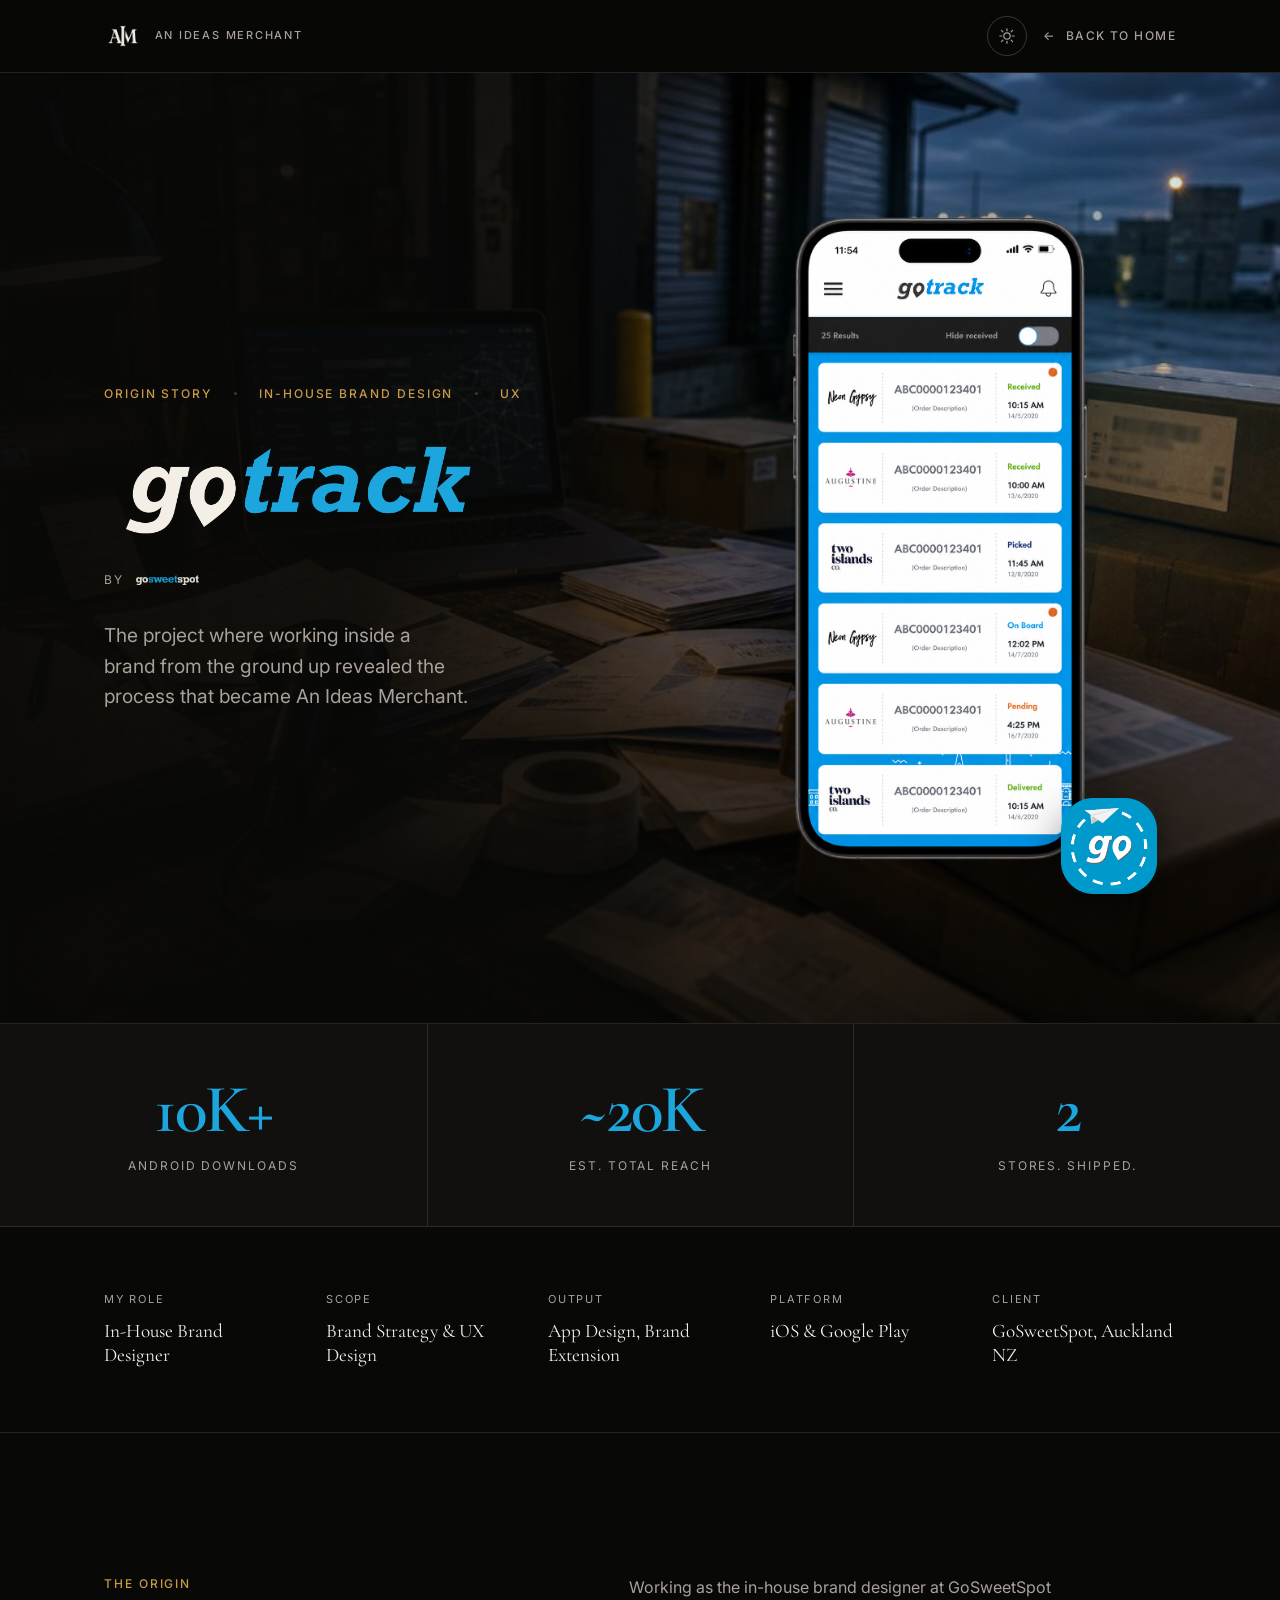
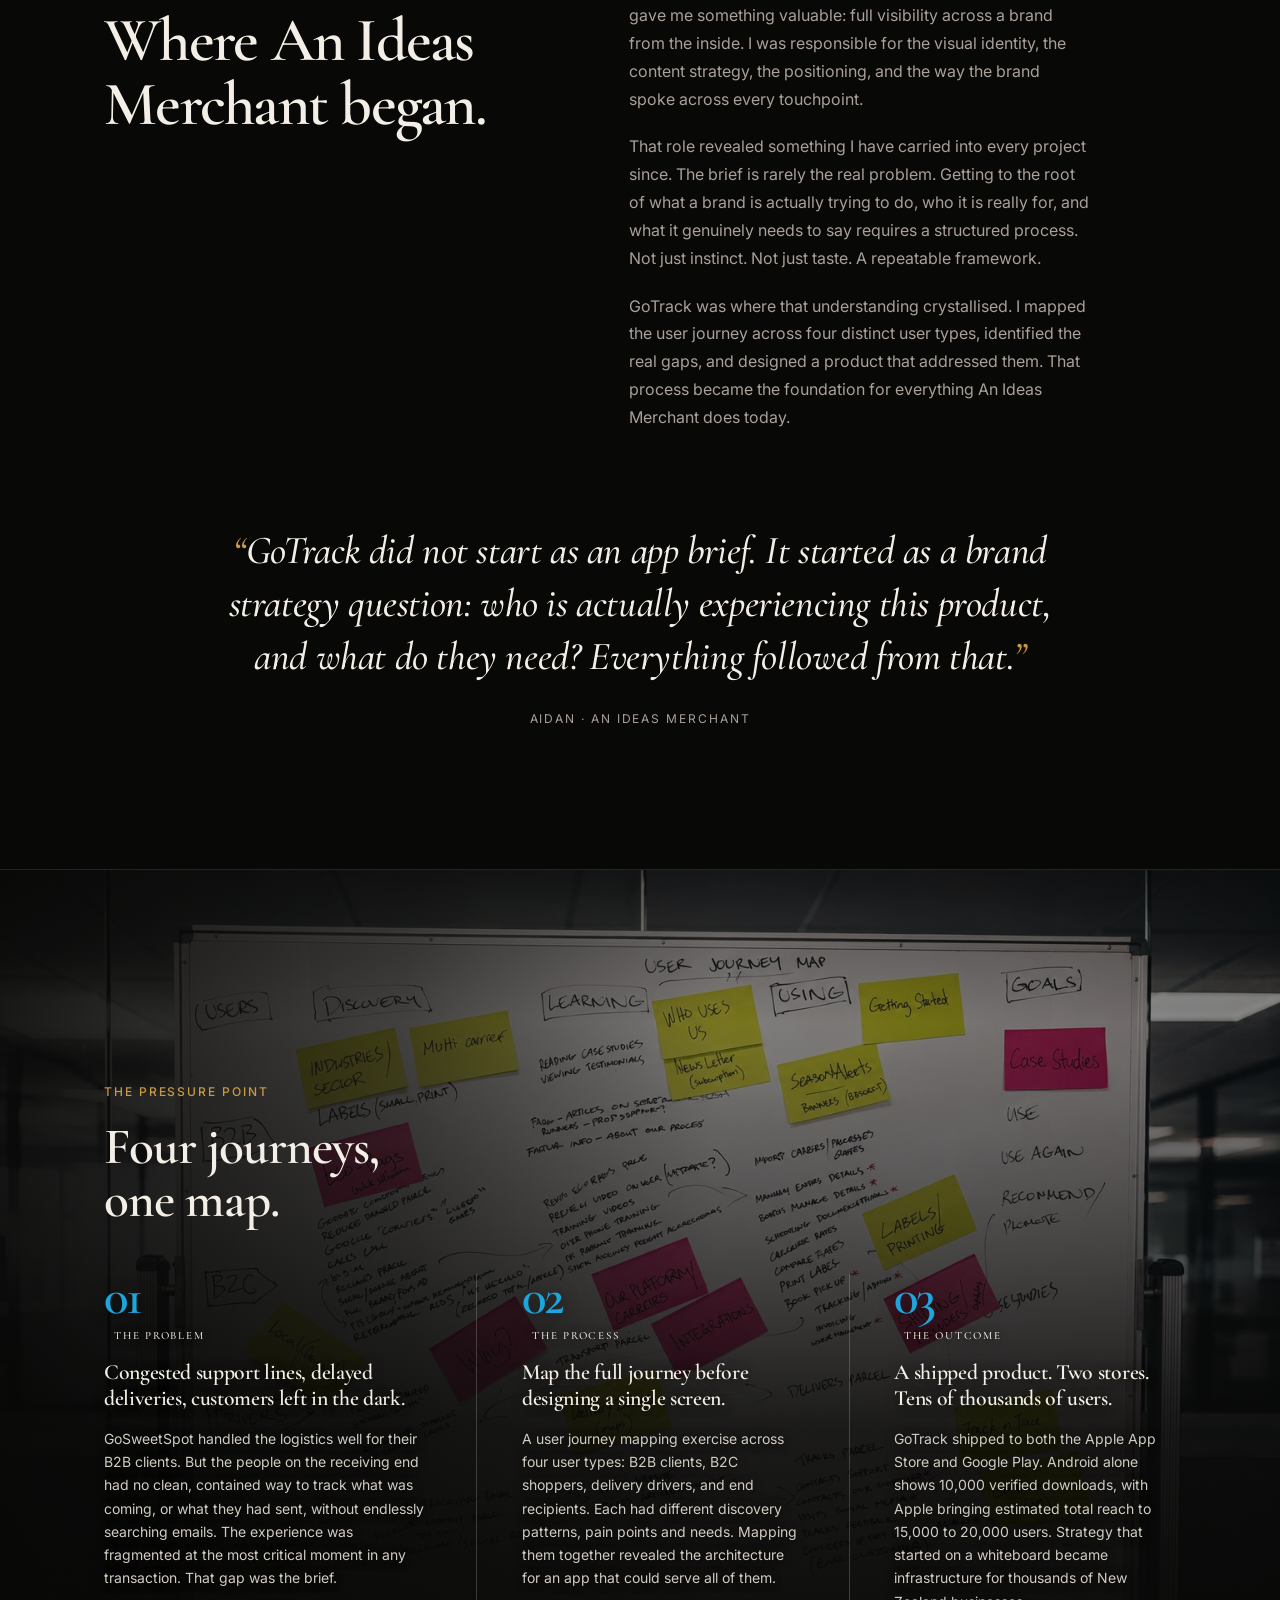
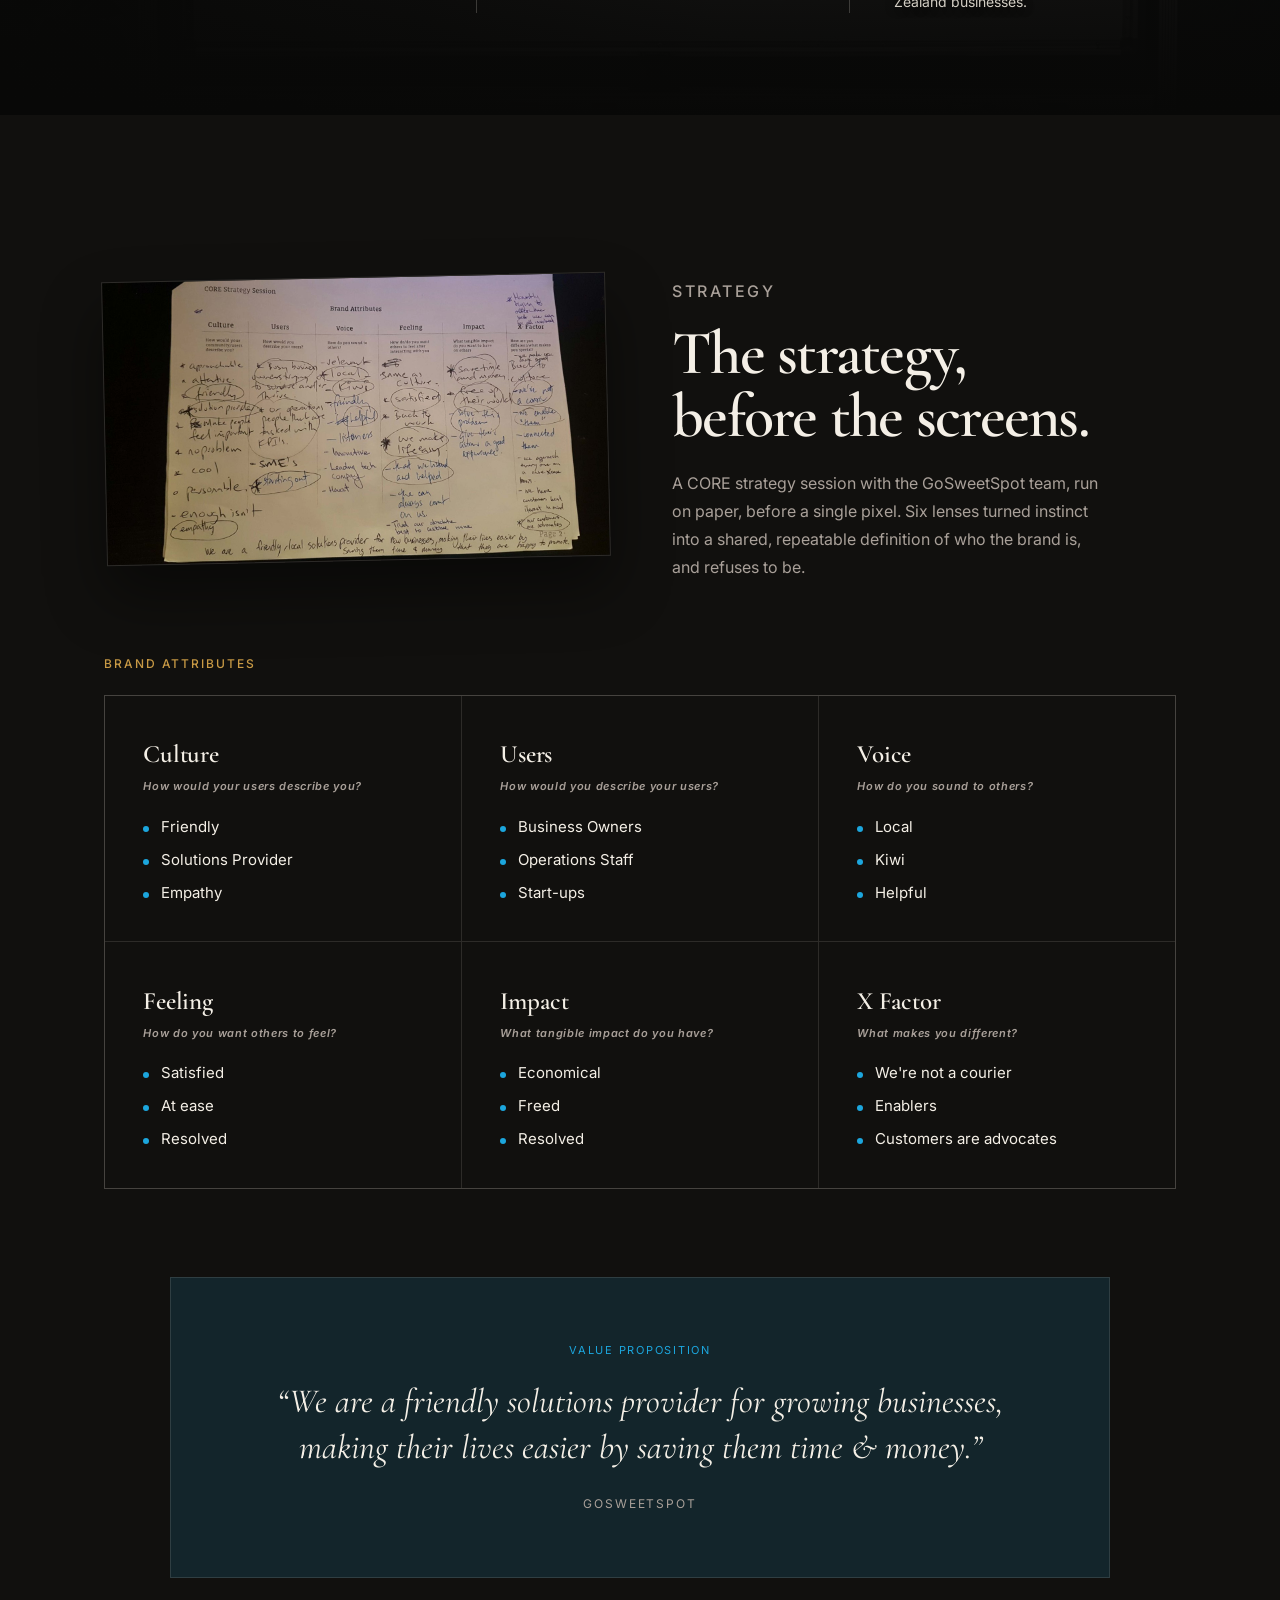
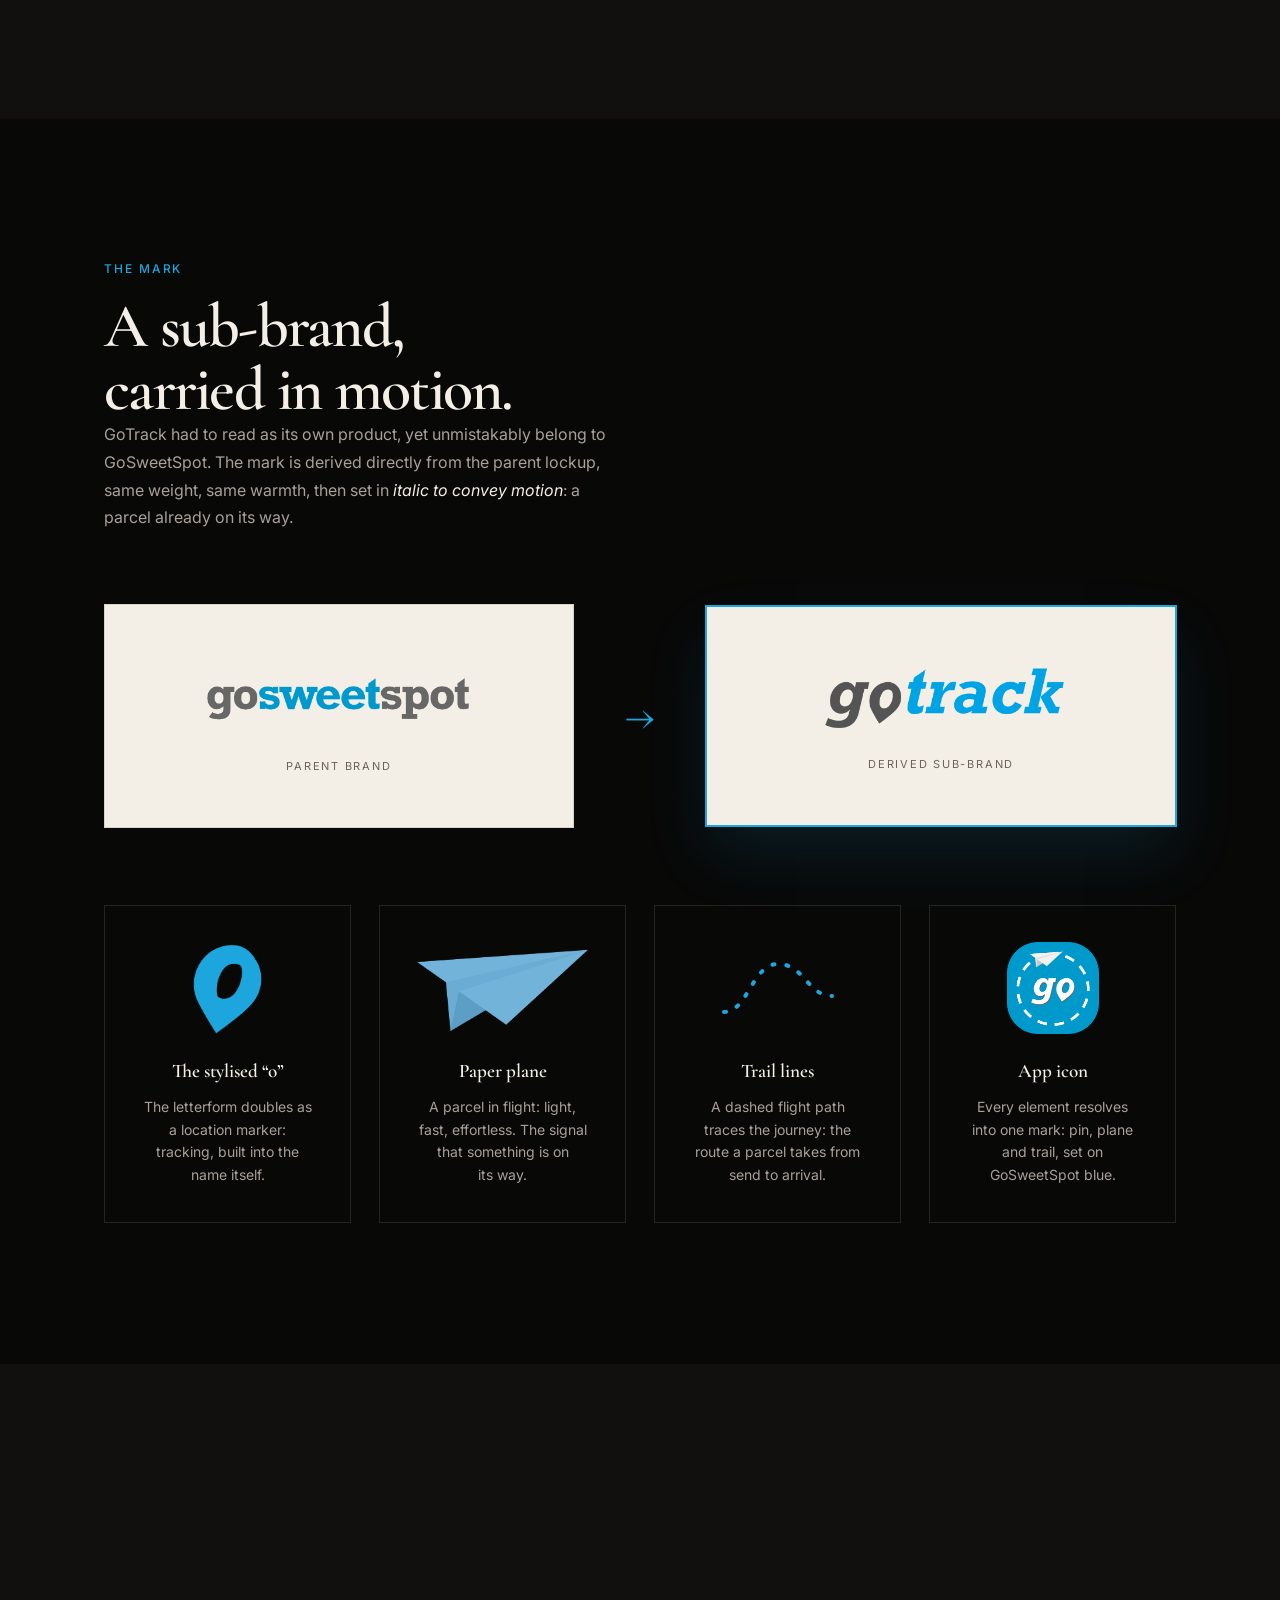
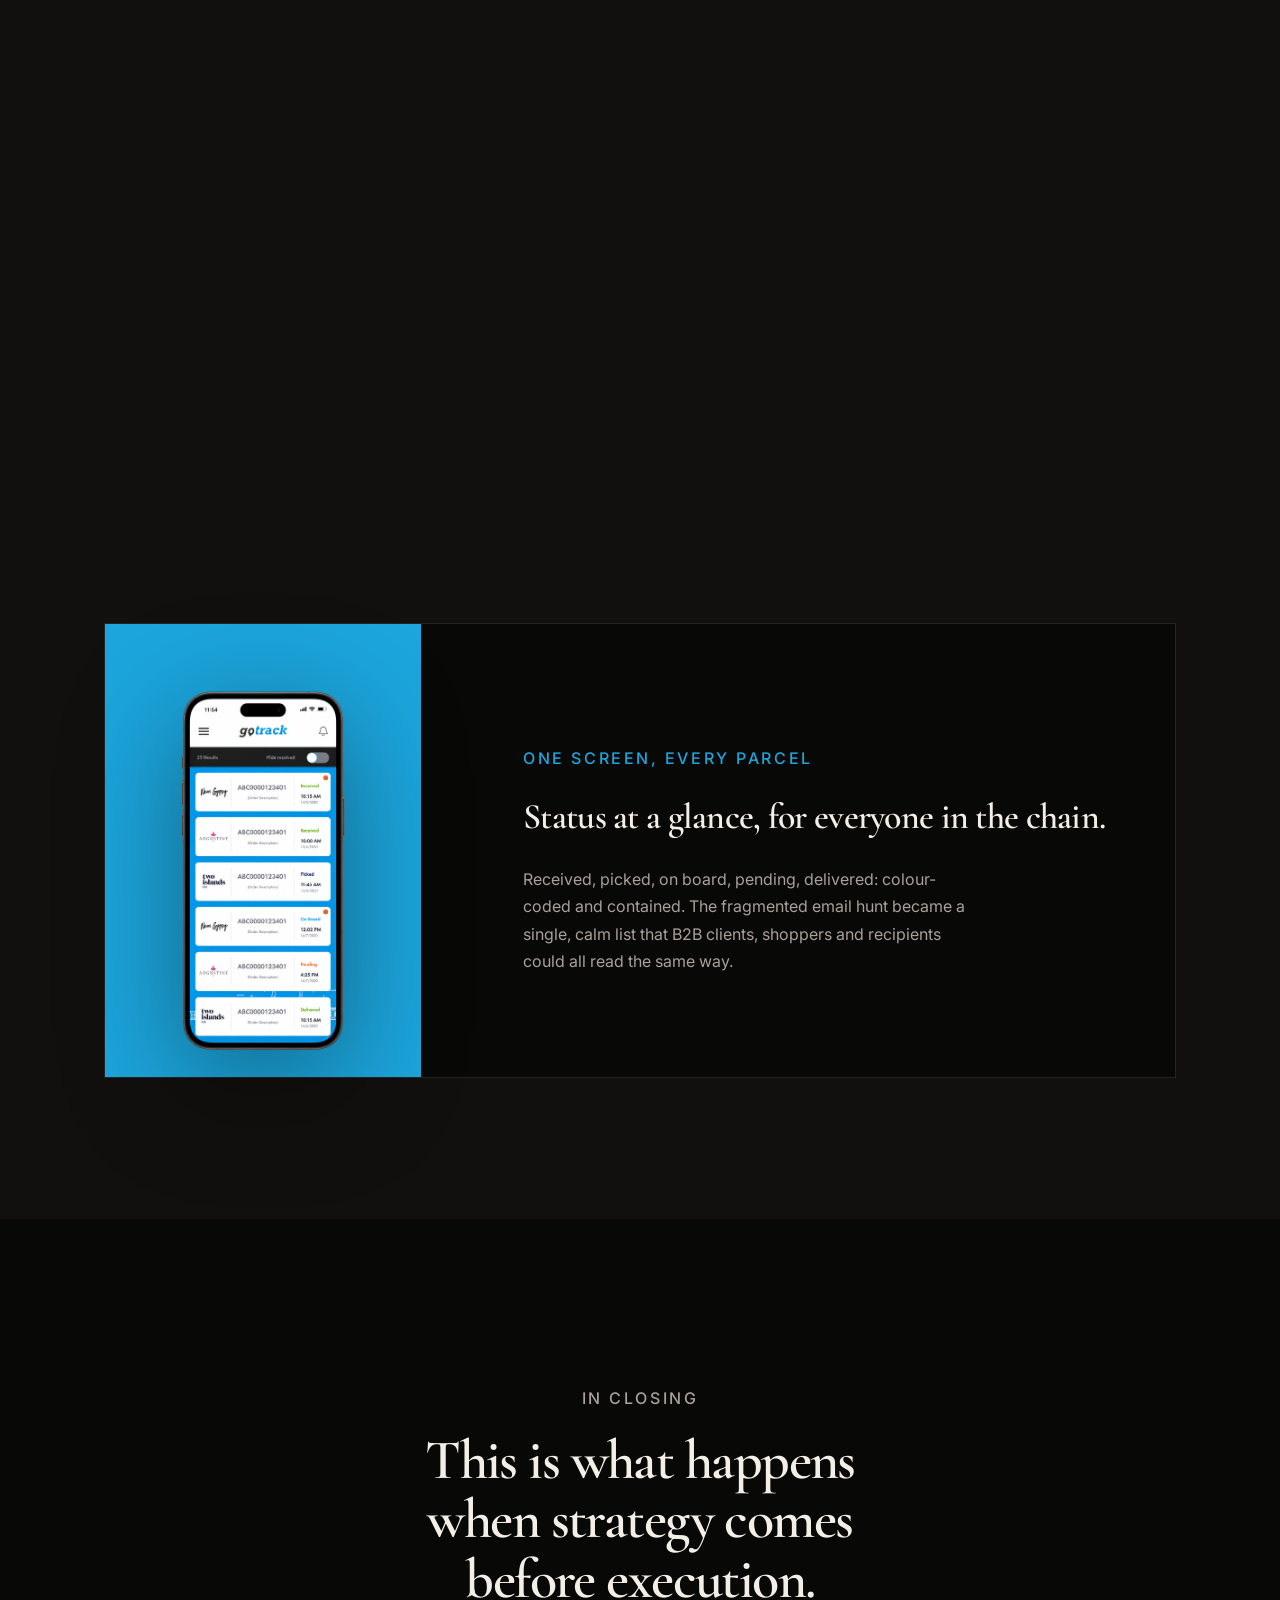
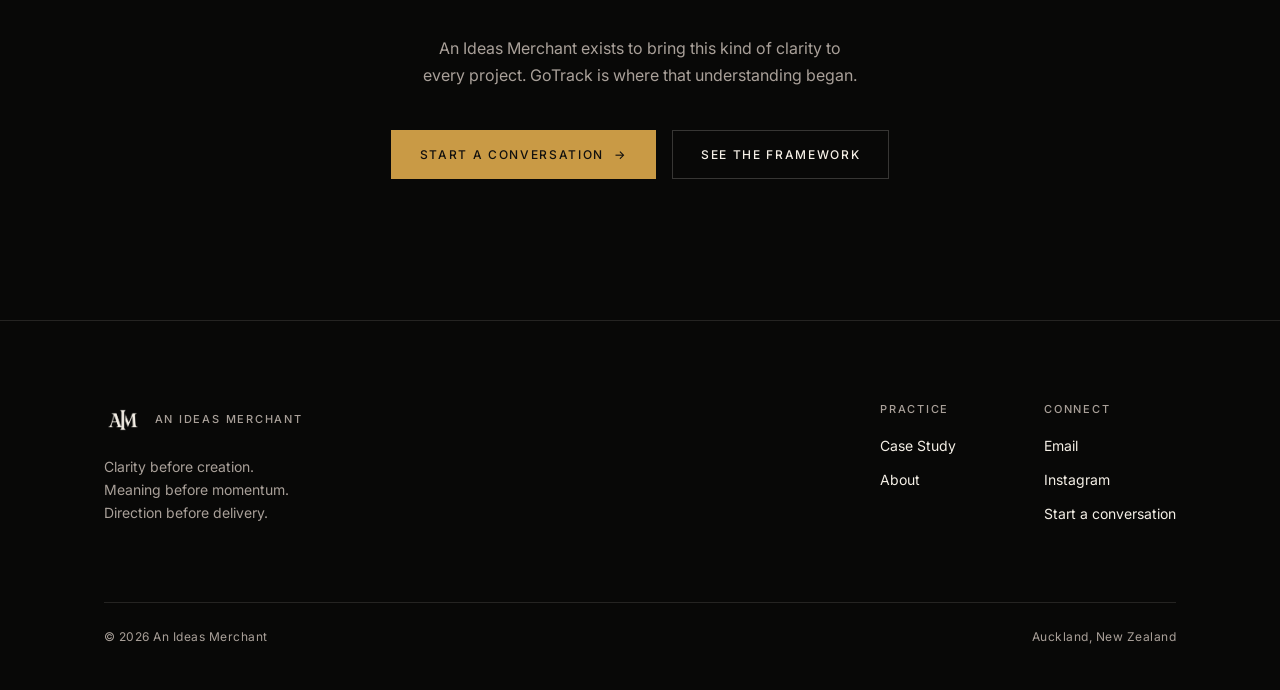
<file: case-study/index.html>
<!DOCTYPE html>
<html lang="en">
<head>
<meta charset="utf-8">
<meta name="viewport" content="width=device-width, initial-scale=1">
<meta name="color-scheme" content="dark light">
<script>
  (function () {
    try {
      var t = localStorage.getItem('aim-theme');
      if (t === 'light' || t === 'dark') document.documentElement.setAttribute('data-theme', t);
    } catch (e) {}
  })();
</script>
<title>GoTrack · Case Study · An Ideas Merchant</title>
<link rel="icon" type="image/png" sizes="32x32" href="../assets/favicon/favicon-32.png">
<link rel="icon" type="image/png" sizes="48x48" href="../assets/favicon/favicon-48.png">
<link rel="icon" type="image/png" sizes="512x512" href="../assets/favicon/favicon-512.png">
<link rel="apple-touch-icon" href="../assets/favicon/apple-touch-icon.png">
<meta name="description" content="How working inside a brand from the ground up revealed the process that became An Ideas Merchant. The GoTrack case study.">
<meta property="og:type" content="article">
<meta property="og:site_name" content="An Ideas Merchant">
<meta property="og:url" content="https://anideasmerchant.com/case-study/">
<meta property="og:title" content="GoTrack · Case Study · An Ideas Merchant">
<meta property="og:description" content="How working inside a brand from the ground up revealed the process that became An Ideas Merchant.">
<meta property="og:image" content="https://anideasmerchant.com/assets/og/og-home.jpg">
<meta property="og:image:width" content="1200">
<meta property="og:image:height" content="630">
<meta name="twitter:card" content="summary_large_image">
<meta name="twitter:title" content="GoTrack · Case Study · An Ideas Merchant">
<meta name="twitter:description" content="How working inside a brand from the ground up revealed the process that became An Ideas Merchant.">
<meta name="twitter:image" content="https://anideasmerchant.com/assets/og/og-home.jpg">
<link rel="stylesheet" href="../styles.css">
<style>
  /* ============================================================
     An Ideas Merchant — GoTrack case study.
     Dark cinema direction on AIM tokens. AIM gold frames the
     narrative; GoSweetSpot blue glows only inside the client's
     own world (numbers, logo build, the app).
     ============================================================ */
  :root {
    --maxw: 1200px;
    --readw: 680px;
    --gutter: clamp(22px, 5vw, 80px);
    --section-y: clamp(84px, 11vw, 156px);
    --gt-blue: #1CA6DD;
    --gt-blue-deep: #0E7AAD;
    --gt-blue-wash: rgba(28, 166, 221, 0.14);
  }
  * { box-sizing: border-box; }
  html { scroll-behavior: smooth; }
  body {
    background: var(--aim-black); color: var(--aim-ivory);
    margin: 0; overflow-x: hidden; font-family: var(--font-body);
    -webkit-font-smoothing: antialiased; -moz-osx-font-smoothing: grayscale;
    text-rendering: optimizeLegibility;
  }
  a { color: inherit; text-decoration: none; }
  img { display: block; max-width: 100%; }
  p { margin: 0; text-wrap: pretty; }
  .wrap { max-width: var(--maxw); margin: 0 auto; padding-inline: var(--gutter); }
  section { position: relative; }

  .display { font-family: var(--font-display); font-weight: 600; line-height: 1.03; letter-spacing: -0.02em; }
  .kicker { font-family: var(--font-body); font-weight: 500; font-size: 12px; letter-spacing: var(--tracking-meta); text-transform: uppercase; color: var(--aim-gold); margin: 0; }
  .kicker.blue { color: var(--gt-blue); }
  .meta-label { font-family: var(--font-body); font-weight: 500; font-size: 11px; letter-spacing: var(--tracking-meta); text-transform: uppercase; color: var(--aim-muted); margin: 0; }
  h1, h2, h3 { text-wrap: balance; }

  /* ---- NAV ---- */
  .nav { position: sticky; top: 0; z-index: 60; background: color-mix(in srgb, var(--aim-black) 82%, transparent); backdrop-filter: saturate(120%) blur(12px); border-bottom: 1px solid var(--aim-hairline-ivory); }
  .nav-inner { max-width: var(--maxw); margin: 0 auto; padding: 16px var(--gutter); display: flex; align-items: center; justify-content: space-between; gap: 24px; }
  .brand { display: flex; align-items: center; gap: 13px; }
  .brand .mono-logo { height: 38px; width: auto; display: block; }
  .brand .word { font-family: var(--font-body); font-weight: 500; font-size: 11px; letter-spacing: var(--tracking-meta); text-transform: uppercase; color: var(--aim-muted); }
  .back { font-size: 12px; font-weight: 500; letter-spacing: 0.12em; text-transform: uppercase; color: var(--aim-muted); display: inline-flex; align-items: center; gap: 10px; transition: color var(--dur) var(--ease-out); }
  .back:hover { color: var(--aim-ivory); }
  .back .arw { transition: transform var(--dur) var(--ease-out); }
  .back:hover .arw { transform: translateX(-4px); }

  /* ---- theme toggle ---- */
  .nav-right { display: flex; align-items: center; gap: 16px; }
  .theme-toggle { background: none; border: 1px solid var(--aim-hairline-ivory-strong); color: var(--aim-muted);
    width: 40px; height: 40px; border-radius: 50%; cursor: pointer; display: inline-flex; align-items: center;
    justify-content: center; flex: none; transition: color var(--dur) var(--ease-out), border-color var(--dur) var(--ease-out); }
  .theme-toggle:hover { color: var(--aim-ivory); border-color: var(--aim-ivory); }
  .theme-toggle svg { width: 18px; height: 18px; display: block; }
  .theme-toggle .i-moon { display: none; } .theme-toggle .i-sun { display: block; }
  [data-theme="light"] .theme-toggle .i-moon { display: block; } [data-theme="light"] .theme-toggle .i-sun { display: none; }

  /* ---- LIGHT THEME: premium paper; hero + phases stay cinematic ---- */
  html { transition: background-color var(--dur-slow) var(--ease-out); }
  [data-theme="light"] {
    --aim-black: #F4EFE6; --aim-charcoal: #E9E0D1; --aim-surface: #E6DCCB;
    --aim-muted: #6D6258; --aim-ivory: #14120F; --aim-gold: #9A6B28; --aim-gold-light: #C99A45;
    --aim-hairline-ivory: rgba(17,16,14,0.13); --aim-hairline-ivory-strong: rgba(17,16,14,0.24);
    --aim-ivory-dim: #40382E;
  }
  [data-theme="light"] .hero, [data-theme="light"] .phases {
    --aim-black: #080807; --aim-charcoal: #11100E; --aim-surface: #171512;
    --aim-muted: #A9A099; --aim-ivory: #F4EFE6; --aim-gold: #C99A45;
    --aim-hairline-ivory: rgba(244,239,230,0.12); --aim-hairline-ivory-strong: rgba(244,239,230,0.20);
  }
  [data-theme="light"] .nav .mono-logo, [data-theme="light"] .footer .mono-logo { filter: invert(1) grayscale(1) brightness(0.16); }

  /* ---- HERO ---- */
  .hero { position: relative; overflow: hidden; isolation: isolate; border-bottom: 1px solid var(--aim-hairline-ivory); }
  .hero-bg { position: absolute; inset: 0; width: 100%; height: 100%; object-fit: cover; object-position: 60% 50%; z-index: -3; opacity: 0.92; filter: saturate(0.95) contrast(1.0); }
  .hero::after { content: ""; position: absolute; inset: 0; z-index: -2; background: linear-gradient(90deg, rgba(8,8,7,0.97) 0%, rgba(8,8,7,0.93) 28%, rgba(8,8,7,0.68) 45%, rgba(8,8,7,0.22) 58%, rgba(8,8,7,0) 70%), linear-gradient(0deg, rgba(8,8,7,0.6) 0%, rgba(8,8,7,0) 55%); }
  .hero::before { content: ""; position: absolute; z-index: -1; width: min(70vw, 780px); aspect-ratio: 1; right: -14%; top: -12%; border-radius: 50%; background: radial-gradient(circle, var(--gt-blue-wash) 0%, rgba(28,166,221,0) 68%); }
  .hero-grid { display: grid; grid-template-columns: 1.05fr 0.95fr; gap: clamp(36px, 6vw, 84px); align-items: center; padding-block: clamp(56px, 9vw, 120px); }
  .hero-eyebrows { display: flex; flex-wrap: wrap; gap: 10px 22px; align-items: center; margin-bottom: 30px; }
  .hero-eyebrows .k { font-family: var(--font-body); font-weight: 500; font-size: 12px; letter-spacing: var(--tracking-meta); text-transform: uppercase; color: var(--aim-gold); }
  .hero-eyebrows .dot { width: 3px; height: 3px; border-radius: 50%; background: var(--aim-hairline-ivory-strong); }
  .hero-lockup { width: clamp(230px, 40vw, 380px); height: auto; }
  .hero-by { display: flex; align-items: center; gap: 12px; margin-top: 22px; }
  .hero-by .lbl { font-size: 12px; letter-spacing: var(--tracking-meta); text-transform: uppercase; color: var(--aim-muted); }
  .hero-by img { height: 20px; width: auto; opacity: 0.9; }
  .hero-lede { margin-top: 30px; font-size: clamp(17px, 1.5vw, 21px); line-height: 1.6; color: var(--aim-muted); max-width: 42ch; text-wrap: balance; }
  .hero-visual { position: relative; display: flex; justify-content: center; align-items: center; }
  .hero-visual .glow { position: absolute; width: 78%; aspect-ratio: 1; border-radius: 50%; background: radial-gradient(circle, rgba(28,166,221,0.22) 0%, rgba(28,166,221,0) 70%); }
  .hero-phone { position: relative; width: min(78%, 360px); filter: drop-shadow(0 40px 80px rgba(0,0,0,0.6)); }
  .hero-appicon { position: absolute; right: 4%; bottom: 2%; width: 96px; border-radius: 24px; box-shadow: 0 20px 44px rgba(0,0,0,0.5); }

  /* ---- STATS ---- */
  .stats { border-bottom: 1px solid var(--aim-hairline-ivory); background: var(--aim-charcoal); }
  .stats-grid { display: grid; grid-template-columns: repeat(3, 1fr); }
  .stat { padding: clamp(30px, 4vw, 54px) var(--gutter); text-align: center; border-left: 1px solid var(--aim-hairline-ivory); }
  .stat:first-child { border-left: 0; }
  .stat .n { font-family: var(--font-display); font-weight: 600; font-size: clamp(38px, 5.5vw, 68px); line-height: 1; letter-spacing: -0.03em; color: var(--gt-blue); }
  .stat .l { margin-top: 12px; font-size: 12px; letter-spacing: var(--tracking-meta); text-transform: uppercase; color: var(--aim-muted); }

  /* ---- CREDITS ---- */
  .credits { padding-block: clamp(40px, 5vw, 64px); border-bottom: 1px solid var(--aim-hairline-ivory); }
  .credits-grid { display: grid; grid-template-columns: repeat(5, 1fr); gap: clamp(20px, 3vw, 40px); }
  .credit .rk { font-size: 11px; letter-spacing: var(--tracking-meta); text-transform: uppercase; color: var(--aim-muted); }
  .credit .rv { margin-top: 10px; font-family: var(--font-display); font-size: clamp(17px, 1.5vw, 21px); line-height: 1.3; color: var(--aim-ivory); }

  /* ---- shared block ---- */
  .block { padding-block: var(--section-y); }
  .block.charcoal { background: var(--aim-charcoal); }
  .lead-h { font-size: clamp(34px, 5vw, 62px); margin: 16px 0 0; line-height: 1.02; letter-spacing: -0.028em; max-width: 16ch; }

  /* ---- ORIGIN ---- */
  .origin-grid { display: grid; grid-template-columns: 0.9fr 1.1fr; gap: clamp(36px, 6vw, 90px); align-items: start; }
  .origin-body p { font-size: clamp(16px, 1.25vw, 18px); line-height: 1.74; color: var(--aim-muted); margin: 0 0 20px; max-width: 46ch; text-wrap: pretty; }
  .origin-body p:last-child { margin-bottom: 0; }
  .pullquote { margin: clamp(56px, 8vw, 92px) auto 0; max-width: 900px; text-align: center; }
  .pullquote blockquote { margin: 0; font-family: var(--font-display); font-style: italic; font-weight: 500; font-size: clamp(24px, 3.1vw, 40px); line-height: 1.34; color: var(--aim-ivory); letter-spacing: -0.01em; text-wrap: balance; }
  .pullquote .mark { color: var(--aim-gold); }
  .pullquote cite { display: block; margin-top: 26px; font-style: normal; font-size: 12px; letter-spacing: var(--tracking-meta); text-transform: uppercase; color: var(--aim-muted); }

  /* ---- NUMBERED PHASES ---- */
  .phases { border-top: 1px solid var(--aim-hairline-ivory); }
  .phase { border-bottom: 1px solid var(--aim-hairline-ivory); padding-block: clamp(56px, 8vw, 104px); }
  .phase-grid { display: grid; grid-template-columns: 0.85fr 1.15fr; gap: clamp(32px, 5vw, 76px); align-items: center; }
  .phase.reverse .phase-grid { direction: rtl; }
  .phase.reverse .phase-grid > * { direction: ltr; }
  .phase-num { font-family: var(--font-display); font-weight: 600; font-size: clamp(52px, 8vw, 104px); line-height: 0.9; letter-spacing: -0.04em; color: var(--gt-blue); }
  .phase-num .of { color: var(--aim-muted); font-size: 0.32em; letter-spacing: var(--tracking-meta); vertical-align: middle; margin-left: 10px; }
  .phase h3 { font-family: var(--font-display); font-weight: 600; font-size: clamp(24px, 2.9vw, 38px); line-height: 1.12; letter-spacing: -0.02em; margin: 22px 0 0; max-width: 20ch; text-wrap: balance; }
  .phase p.body { margin: 22px 0 0; font-size: clamp(16px, 1.25vw, 18px); line-height: 1.74; color: var(--aim-muted); max-width: 48ch; text-wrap: pretty; }
  .phase-figure { overflow: hidden; border: 1px solid var(--aim-hairline-ivory); background: var(--aim-surface); }
  .phase-figure img { width: 100%; height: 100%; object-fit: cover; }
  .figcap { margin-top: 14px; font-size: 11px; letter-spacing: var(--tracking-meta); text-transform: uppercase; color: var(--aim-muted); }
  .dual-figs { margin-top: clamp(36px, 5vw, 60px); display: grid; grid-template-columns: 1fr 1fr; gap: clamp(16px, 2.4vw, 26px); }
  .dual-figs figure { margin: 0; }

  /* ---- BRAND ATTRIBUTES ---- */
  .attrs-head { display: grid; grid-template-columns: 1fr 1fr; gap: clamp(32px, 5vw, 72px); align-items: center; margin-bottom: clamp(44px, 6vw, 72px); }
  .attrs-head .worksheet { overflow: hidden; border: 1px solid var(--aim-hairline-ivory); transform: rotate(-1.2deg); box-shadow: 0 30px 60px rgba(0,0,0,0.45); }
  .attrs-head .worksheet img { width: 100%; display: block; filter: saturate(0.96) contrast(1.02); }
  .attrs-intro p { margin-top: 22px; font-size: clamp(16px, 1.25vw, 18px); line-height: 1.74; color: var(--aim-muted); max-width: 44ch; text-wrap: pretty; }
  .attrs-grid { display: grid; grid-template-columns: repeat(3, 1fr); gap: 1px; background: var(--aim-hairline-ivory); border: 1px solid var(--aim-hairline-ivory); }
  .attr { background: var(--aim-black); padding: clamp(26px, 3vw, 40px); }
  .block.charcoal .attr { background: var(--aim-charcoal); }
  .attr h4 { margin: 0; font-family: var(--font-display); font-weight: 600; font-size: clamp(19px, 2vw, 25px); letter-spacing: -0.01em; color: var(--aim-ivory); }
  .attr .q { display: block; margin-top: 4px; font-family: var(--font-body); font-size: 11px; letter-spacing: 0.06em; text-transform: none; color: var(--aim-muted); font-style: italic; }
  .attr ul { list-style: none; margin: 20px 0 0; padding: 0; display: flex; flex-direction: column; gap: 12px; }
  .attr li { display: flex; align-items: baseline; gap: 12px; font-size: clamp(15px, 1.15vw, 17px); line-height: 1.4; color: var(--aim-ivory); }
  .attr li::before { content: ""; flex: none; width: 6px; height: 6px; margin-top: 7px; border-radius: 50%; background: var(--gt-blue); }
  .valueprop { margin: clamp(52px, 7vw, 88px) auto 0; max-width: 940px; text-align: center; padding: clamp(40px, 5vw, 64px) var(--gutter); border: 1px solid var(--aim-hairline-ivory); background: var(--gt-blue-wash); }
  .valueprop .vk { font-size: 11px; letter-spacing: var(--tracking-meta); text-transform: uppercase; color: var(--gt-blue); }
  .valueprop blockquote { margin: 20px 0 0; font-family: var(--font-display); font-style: italic; font-size: clamp(22px, 2.8vw, 34px); line-height: 1.36; color: var(--aim-ivory); text-wrap: balance; }
  .valueprop cite { display: block; margin-top: 22px; font-style: normal; font-size: 12px; letter-spacing: var(--tracking-meta); text-transform: uppercase; color: var(--aim-muted); }

  /* ---- LOGO BUILD ---- */
  .logo-derive { display: grid; grid-template-columns: 1fr auto 1fr; gap: clamp(24px, 4vw, 56px); align-items: center; margin-top: clamp(44px, 6vw, 72px); }
  .logo-card { border: 1px solid var(--aim-hairline-ink, rgba(17,16,14,0.12)); padding: clamp(30px, 4vw, 52px); display: flex; flex-direction: column; align-items: center; justify-content: center; gap: 18px; min-height: 190px; background: #F4EFE6; }
  .logo-card img { width: min(72%, 300px); height: auto; }
  .logo-card .cap { font-size: 11px; letter-spacing: var(--tracking-meta); text-transform: uppercase; color: #6D6258; }
  .logo-arrow { font-family: var(--font-display); font-size: clamp(28px, 4vw, 46px); color: var(--gt-blue); line-height: 1; }
  .logo-card.derived { border-color: var(--gt-blue); box-shadow: 0 0 0 1px var(--gt-blue), 0 30px 60px rgba(28,166,221,0.12); }
  .elements { margin-top: clamp(48px, 6vw, 80px); display: grid; grid-template-columns: repeat(4, 1fr); gap: clamp(18px, 2.5vw, 28px); }
  .element { border: 1px solid var(--aim-hairline-ivory); padding: clamp(24px, 3vw, 36px); text-align: center; }
  .element .icon { height: 92px; display: flex; align-items: center; justify-content: center; margin-bottom: 22px; }
  .element .icon img { max-height: 92px; width: auto; }
  .element .icon svg { display: block; }
  .element h5 { margin: 0; font-family: var(--font-display); font-weight: 600; font-size: clamp(16px, 1.5vw, 20px); color: var(--aim-ivory); }
  .element p { margin: 10px 0 0; font-size: 14px; line-height: 1.6; color: var(--aim-muted); text-wrap: pretty; }

  /* ---- THE APP ---- */
  .app { background: var(--aim-charcoal); }
  .app-rail { display: grid; grid-template-columns: repeat(3, 1fr); gap: clamp(18px, 2.6vw, 32px); margin-top: clamp(44px, 6vw, 68px); align-items: end; }
  .app-shot { overflow: hidden; border: 1px solid var(--aim-hairline-ivory); background: var(--gt-blue-deep); aspect-ratio: 1024/1536; }
  .app-shot img { width: 100%; height: 100%; object-fit: cover; }
  .app-feature { margin-top: clamp(28px, 4vw, 48px); display: grid; grid-template-columns: 0.62fr 1.38fr; gap: clamp(24px, 4vw, 60px); align-items: center; border: 1px solid var(--aim-hairline-ivory); background: var(--aim-black); }
  .app-feature .shot { background: var(--gt-blue); display: flex; align-items: center; justify-content: center; padding: clamp(28px, 4vw, 52px) clamp(24px, 3vw, 44px) 0; align-self: end; }
  .app-feature .shot img { width: min(84%, 300px); filter: drop-shadow(0 30px 60px rgba(0,0,0,0.4)); }
  .app-feature .txt { padding: clamp(36px, 5vw, 64px) clamp(28px, 4vw, 56px); }
  .app-feature h3 { font-family: var(--font-display); font-weight: 600; font-size: clamp(24px, 2.8vw, 36px); letter-spacing: -0.02em; margin: 16px 0 0; }
  .app-feature p { margin: 20px 0 0; font-size: clamp(16px, 1.2vw, 18px); line-height: 1.72; color: var(--aim-muted); max-width: 46ch; text-wrap: pretty; }

  /* ---- FOOTNOTE / CTA ---- */
  .footnote { padding-block: var(--section-y); text-align: center; }
  .footnote h2 { font-size: clamp(30px, 4.4vw, 56px); margin: 18px auto 0; max-width: 20ch; line-height: 1.06; letter-spacing: -0.028em; }
  .footnote p { margin: 26px auto 0; max-width: 52ch; font-size: clamp(16px, 1.25vw, 18px); line-height: 1.72; color: var(--aim-muted); text-wrap: balance; }
  .footnote .actions { margin-top: 40px; display: flex; gap: 16px; justify-content: center; flex-wrap: wrap; }
  .btn { font-family: var(--font-body); font-size: 12px; font-weight: 500; letter-spacing: 0.14em; text-transform: uppercase; padding: 14px 28px; cursor: pointer; border: 1px solid transparent; display: inline-flex; align-items: center; gap: 10px; transition: background var(--dur) var(--ease-out), color var(--dur) var(--ease-out), border-color var(--dur) var(--ease-out); }
  .btn .arw { transition: transform var(--dur) var(--ease-out); }
  .btn:hover .arw { transform: translateX(4px); }
  .btn-solid { background: var(--aim-gold); color: var(--aim-charcoal); }
  .btn-solid:hover { background: var(--aim-gold-light); }
  .btn-ghost { border-color: var(--aim-hairline-ivory-strong); color: var(--aim-ivory); }
  .btn-ghost:hover { border-color: var(--aim-ivory); }

  /* ---- FOOTER ---- */
  .footer { padding: clamp(52px,7vw,80px) 0 44px; border-top: 1px solid var(--aim-hairline-ivory); }
  .footer-top { display: flex; justify-content: space-between; gap: 40px; flex-wrap: wrap; align-items: flex-start; }
  .footer-brand p { max-width: 34ch; color: var(--aim-muted); line-height: 1.66; font-size: 14px; margin-top: 16px; }
  .footer-cols { display: flex; gap: clamp(40px, 7vw, 88px); flex-wrap: wrap; }
  .footer-col h4 { font-family: var(--font-body); font-size: 11px; letter-spacing: var(--tracking-meta); text-transform: uppercase; color: var(--aim-muted); margin: 0 0 16px; font-weight: 500; }
  .footer-col a { display: block; font-size: 14px; color: var(--aim-ivory); margin-bottom: 12px; transition: color var(--dur) var(--ease-out); }
  .footer-col a:hover { color: var(--aim-gold); }
  .footer-line { margin-top: clamp(44px,6vw,64px); padding-top: 24px; border-top: 1px solid var(--aim-hairline-ivory); display: flex; justify-content: space-between; gap: 16px; flex-wrap: wrap; }
  .footer-line span { font-size: 12px; color: var(--aim-muted); letter-spacing: 0.04em; }

  /* ---- NUMBERED PHASES: one container, journey-map behind, read left/centre/right ---- */
  .phases { position: relative; overflow: hidden; isolation: isolate; border-top: 1px solid var(--aim-hairline-ivory); min-height: min(94vh, 940px); display: flex; align-items: flex-end; }
  .phases-bg { position: absolute; inset: 0; width: 100%; height: 100%; object-fit: cover; object-position: 78% 18%; z-index: -3; opacity: 0.6; filter: saturate(0.82) contrast(1.03); }
  .phases::after { content: ""; position: absolute; inset: 0; z-index: -2; background: linear-gradient(180deg, rgba(8,8,7,0.4) 0%, rgba(8,8,7,0.1) 18%, rgba(8,8,7,0.45) 42%, rgba(8,8,7,0.85) 66%, #080807 100%), linear-gradient(90deg, rgba(8,8,7,0.88) 0%, rgba(8,8,7,0.5) 32%, rgba(8,8,7,0) 56%); }
  .phases .wrap { width: 100%; padding-block: clamp(40px, 6vw, 72px) clamp(52px, 8vw, 104px); }
  .phases-grid { display: grid; grid-template-columns: repeat(3, 1fr); gap: clamp(26px, 3.5vw, 52px); }
  .phases-head { display: inline-block; }
  .phase-col { position: relative; }
  .phase-col + .phase-col { padding-left: clamp(26px, 3.5vw, 52px); border-left: 1px solid rgba(244,239,230,0.2); }
  .phase-num { font-family: var(--font-display); font-weight: 600; font-size: clamp(34px, 4vw, 54px); line-height: 0.9; letter-spacing: -0.04em; color: var(--gt-blue); text-shadow: 0 2px 16px rgba(8,8,7,0.55); }
  .phase-num .of { display: block; margin-top: 10px; color: #F4EFE6; font-size: 11px; font-weight: 500; letter-spacing: var(--tracking-meta); text-transform: uppercase; text-shadow: 0 1px 10px rgba(8,8,7,0.7); }
  .phase-col h3 { font-family: var(--font-display); font-weight: 600; font-size: clamp(19px, 1.7vw, 25px); line-height: 1.16; letter-spacing: -0.015em; margin: 20px 0 0; color: #F4EFE6; text-wrap: balance; text-shadow: 0 1px 12px rgba(8,8,7,0.75); }
  .phase-col p.body { margin: 16px 0 0; font-size: clamp(14px, 1vw, 15px); line-height: 1.66; color: #D2CDC3; text-wrap: pretty; text-shadow: 0 1px 10px rgba(8,8,7,0.8); }
  @media (max-width: 820px) {
    .phases-grid { grid-template-columns: 1fr; gap: 0; }
    .phase-col + .phase-col { padding-left: 0; border-left: 0; border-top: 1px solid rgba(244,239,230,0.16); padding-top: 34px; margin-top: 34px; }
  }

  /* ---- STRATEGY artifacts ---- */
  .strategy-figs { display: grid; gap: clamp(16px, 2.4vw, 28px); }
  .strategy-figs figure { margin: 0; }
  .strategy-figs .art { overflow: hidden; border: 1px solid var(--aim-hairline-ivory); box-shadow: 0 30px 60px rgba(0,0,0,0.45); }
  .strategy-figs .art img { width: 100%; display: block; filter: saturate(0.96) contrast(1.02); }
  .strategy-figs figure:first-child .art { transform: rotate(-1.1deg); }
  .strategy-figs figure:last-child .art { transform: rotate(0.8deg); }
  .attrs-label { margin: clamp(40px,5vw,64px) 0 22px; }

  /* ---- reveal ---- */
  .reveal { opacity: 0; transform: translateY(22px); transition: opacity 820ms var(--ease-out), transform 820ms var(--ease-out); }
  .reveal.in { opacity: 1; transform: none; }
  .slide-l { opacity: 0; transform: translateX(-40px); transition: opacity 820ms var(--ease-out), transform 820ms var(--ease-out); }
  .slide-r { opacity: 0; transform: translateX(40px); transition: opacity 820ms var(--ease-out), transform 820ms var(--ease-out); }
  .slide-l.in, .slide-r.in { opacity: 1; transform: none; }
  .d1 { transition-delay: 90ms; } .d2 { transition-delay: 180ms; } .d3 { transition-delay: 270ms; }
  @media (prefers-reduced-motion: reduce) { .reveal, .slide-l, .slide-r { opacity: 1; transform: none; transition: none; } }

  /* ---- responsive ---- */
  @media (max-width: 940px) {
    .hero-grid, .origin-grid, .phase-grid, .attrs-head, .app-feature { grid-template-columns: 1fr; }
    .hero-grid { padding-block: clamp(22px, 4vw, 44px); gap: clamp(20px, 3vw, 34px); }
    .hero::after { background: linear-gradient(180deg, rgba(8,8,7,0.92) 0%, rgba(8,8,7,0.7) 22%, rgba(8,8,7,0.36) 48%, rgba(8,8,7,0.22) 100%); }
    .phase.reverse .phase-grid { direction: ltr; }
    .phases-bg { opacity: 0.22; filter: saturate(0.6) contrast(1.0) brightness(0.85); }
    .phases::after { background: linear-gradient(180deg, rgba(8,8,7,0.75) 0%, rgba(8,8,7,0.6) 18%, rgba(8,8,7,0.8) 42%, rgba(8,8,7,0.94) 66%, #080807 100%); }
    .hero-visual { order: 0; margin-top: clamp(8px, 2vw, 20px); }
    .hero-phone { width: min(58%, 288px); }
    .hero-appicon { width: 78px; }
    .credits-grid { grid-template-columns: 1fr 1fr; gap: 26px; }
    .attrs-grid { grid-template-columns: 1fr 1fr; }
    .elements { grid-template-columns: 1fr 1fr; }
    .logo-derive { grid-template-columns: 1fr; }
    .logo-arrow { transform: rotate(90deg); justify-self: center; }
    .app-feature .shot { padding-bottom: clamp(28px,4vw,52px); }
  }
  @media (max-width: 620px) {
    .stats-grid { grid-template-columns: 1fr; }
    .stat { border-left: 0; border-top: 1px solid var(--aim-hairline-ivory); }
    .stat:first-child { border-top: 0; }
    .attrs-grid, .app-rail, .dual-figs { grid-template-columns: 1fr; }
    .credits-grid { grid-template-columns: 1fr; }
  }
</style>
</head>
<body>

<!-- ====================== NAV ====================== -->
<header class="nav">
  <nav class="nav-inner" aria-label="Primary">
    <a class="brand" href="../" aria-label="An Ideas Merchant, home">
      <img class="mono-logo" src="../assets/logos/aim-monogram-ivory.png" alt="AIM">
      <span class="word">An Ideas Merchant</span>
    </a>
    <div class="nav-right">
      <button class="theme-toggle" type="button" aria-label="Toggle light and dark theme" title="Toggle theme">
        <svg class="i-sun" viewBox="0 0 24 24" fill="none" stroke="currentColor" stroke-width="1.6" stroke-linecap="round"><circle cx="12" cy="12" r="4.2"></circle><path d="M12 2.4v2.6M12 19v2.6M4.6 4.6l1.9 1.9M17.5 17.5l1.9 1.9M2.4 12h2.6M19 12h2.6M4.6 19.4l1.9-1.9M17.5 6.5l1.9-1.9"></path></svg>
        <svg class="i-moon" viewBox="0 0 24 24" fill="currentColor"><path d="M20 14.5A8 8 0 0 1 9.5 4a8 8 0 1 0 10.5 10.5z"></path></svg>
      </button>
      <a class="back" href="../"><span class="arw">&larr;</span> Back to home</a>
    </div>
  </nav>
</header>

<main>

  <!-- ====================== HERO ====================== -->
  <section class="hero">
    <img class="hero-bg" src="../uploads/aim-case-study-logistics-warehouse-desk-v2.jpg" alt="" aria-hidden="true">
    <div class="wrap hero-grid">
      <div>
        <div class="hero-eyebrows reveal">
          <span class="k">Origin Story</span><span class="dot"></span>
          <span class="k">In-House Brand Design</span><span class="dot"></span>
          <span class="k">UX</span>
        </div>
        <img class="hero-lockup reveal d1" src="../assets/logos/gotrack-ivory.png" alt="GoTrack">
        <div class="hero-by reveal d1">
          <span class="lbl">by</span>
          <img src="../assets/logos/gosweetspot-ivory.png" alt="GoSweetSpot">
        </div>
        <p class="hero-lede reveal d2">The project where working inside a brand from the ground up revealed the process that became An Ideas Merchant.</p>
      </div>
      <div class="hero-visual reveal d1">
        <span class="glow" aria-hidden="true"></span>
        <img class="hero-phone" src="../uploads/GoTrack Screen.png" alt="The GoTrack app showing a live parcel tracking list">
        <img class="hero-appicon" src="../uploads/GoTrack App Icon.png" alt="GoTrack app icon">
      </div>
    </div>
  </section>

  <!-- ====================== STATS ====================== -->
  <section class="stats">
    <div class="stats-grid">
      <div class="stat reveal"><div class="n">10K+</div><div class="l">Android Downloads</div></div>
      <div class="stat reveal d1"><div class="n">~20K</div><div class="l">Est. Total Reach</div></div>
      <div class="stat reveal d2"><div class="n">2</div><div class="l">Stores. Shipped.</div></div>
    </div>
  </section>

  <!-- ====================== CREDITS ====================== -->
  <section class="credits">
    <div class="wrap credits-grid">
      <div class="credit reveal"><div class="rk">My Role</div><div class="rv">In-House Brand Designer</div></div>
      <div class="credit reveal d1"><div class="rk">Scope</div><div class="rv">Brand Strategy &amp; UX Design</div></div>
      <div class="credit reveal d1"><div class="rk">Output</div><div class="rv">App Design, Brand Extension</div></div>
      <div class="credit reveal d2"><div class="rk">Platform</div><div class="rv">iOS &amp; Google Play</div></div>
      <div class="credit reveal d2"><div class="rk">Client</div><div class="rv">GoSweetSpot, Auckland NZ</div></div>
    </div>
  </section>

  <!-- ====================== THE ORIGIN ====================== -->
  <section class="block">
    <div class="wrap">
      <div class="origin-grid">
        <div class="reveal">
          <p class="kicker">The Origin</p>
          <h2 class="display lead-h">Where An Ideas Merchant began.</h2>
        </div>
        <div class="origin-body reveal d1">
          <p>Working as the in-house brand designer at GoSweetSpot gave me something valuable: full visibility across a brand from the inside. I was responsible for the visual identity, the content strategy, the positioning, and the way the brand spoke across every touchpoint.</p>
          <p>That role revealed something I have carried into every project since. The brief is rarely the real problem. Getting to the root of what a brand is actually trying to do, who it is really for, and what it genuinely needs to say requires a structured process. Not just instinct. Not just taste. A repeatable framework.</p>
          <p>GoTrack was where that understanding crystallised. I mapped the user journey across four distinct user types, identified the real gaps, and designed a product that addressed them. That process became the foundation for everything An Ideas Merchant does today.</p>
        </div>
      </div>

      <div class="pullquote reveal">
        <blockquote><span class="mark">&ldquo;</span>GoTrack did not start as an app brief. It started as a brand strategy question: who is actually experiencing this product, and what do they need? Everything followed from that.<span class="mark">&rdquo;</span></blockquote>
        <cite>Aidan · An Ideas Merchant</cite>
      </div>
    </div>
  </section>

  <!-- ====================== NUMBERED PHASES ====================== -->
  <section class="phases">
    <img class="phases-bg" src="../uploads/journey-map.jpg" alt="" aria-hidden="true">
    <div class="wrap">
      <div class="phases-head reveal" style="margin-bottom:clamp(28px,4vw,48px);">
        <p class="kicker" style="margin-bottom:20px;">The Pressure Point</p>
        <h2 class="display" style="color:var(--aim-ivory);margin:0;font-size:clamp(32px,4vw,52px);">Four journeys,<br>one map.</h2>
      </div>
      <div class="phases-grid">
        <article class="phase-col reveal">
          <div class="phase-num">01<span class="of">The Problem</span></div>
          <h3>Congested support lines, delayed deliveries, customers left in the dark.</h3>
          <p class="body">GoSweetSpot handled the logistics well for their B2B clients. But the people on the receiving end had no clean, contained way to track what was coming, or what they had sent, without endlessly searching emails. The experience was fragmented at the most critical moment in any transaction. That gap was the brief.</p>
        </article>
        <article class="phase-col reveal d1">
          <div class="phase-num">02<span class="of">The Process</span></div>
          <h3>Map the full journey before designing a single screen.</h3>
          <p class="body">A user journey mapping exercise across four user types: B2B clients, B2C shoppers, delivery drivers, and end recipients. Each had different discovery patterns, pain points and needs. Mapping them together revealed the architecture for an app that could serve all of them.</p>
        </article>
        <article class="phase-col reveal d2">
          <div class="phase-num">03<span class="of">The Outcome</span></div>
          <h3>A shipped product. Two stores. Tens of thousands of users.</h3>
          <p class="body">GoTrack shipped to both the Apple App Store and Google Play. Android alone shows 10,000 verified downloads, with Apple bringing estimated total reach to 15,000 to 20,000 users. Strategy that started on a whiteboard became infrastructure for thousands of New Zealand businesses.</p>
        </article>
      </div>
    </div>
  </section>

  <!-- ====================== STRATEGY ====================== -->
  <section class="block charcoal" id="strategy">
    <div class="wrap">
      <div class="attrs-head">
        <figure class="worksheet reveal" style="margin:0;overflow:hidden;border:1px solid var(--aim-hairline-ivory);transform:rotate(-1.2deg);box-shadow:0 30px 60px rgba(0,0,0,0.45);">
          <img src="../uploads/Brand Attribiutes.jpg" alt="The original CORE strategy session worksheet, brand attributes filled in by hand" loading="lazy">
        </figure>
        <div class="attrs-intro reveal d1">
          <p class="kicker">Strategy</p>
          <h2 class="display lead-h">The strategy, before the screens.</h2>
          <p>A CORE strategy session with the GoSweetSpot team, run on paper, before a single pixel. Six lenses turned instinct into a shared, repeatable definition of who the brand is, and refuses to be.</p>
        </div>
      </div>

      <p class="kicker attrs-label reveal">Brand Attributes</p>
      <div class="attrs-grid">
        <div class="attr reveal">
          <h4>Culture<span class="q">How would your users describe you?</span></h4>
          <ul><li>Friendly</li><li>Solutions Provider</li><li>Empathy</li></ul>
        </div>
        <div class="attr reveal d1">
          <h4>Users<span class="q">How would you describe your users?</span></h4>
          <ul><li>Business Owners</li><li>Operations Staff</li><li>Start-ups</li></ul>
        </div>
        <div class="attr reveal d2">
          <h4>Voice<span class="q">How do you sound to others?</span></h4>
          <ul><li>Local</li><li>Kiwi</li><li>Helpful</li></ul>
        </div>
        <div class="attr reveal">
          <h4>Feeling<span class="q">How do you want others to feel?</span></h4>
          <ul><li>Satisfied</li><li>At ease</li><li>Resolved</li></ul>
        </div>
        <div class="attr reveal d1">
          <h4>Impact<span class="q">What tangible impact do you have?</span></h4>
          <ul><li>Economical</li><li>Freed</li><li>Resolved</li></ul>
        </div>
        <div class="attr reveal d2">
          <h4>X Factor<span class="q">What makes you different?</span></h4>
          <ul><li>We're not a courier</li><li>Enablers</li><li>Customers are advocates</li></ul>
        </div>
      </div>

      <div class="valueprop reveal">
        <p class="vk">Value Proposition</p>
        <blockquote>&ldquo;We are a friendly solutions provider for growing businesses, making their lives easier by saving them time &amp; money.&rdquo;</blockquote>
        <cite>GoSweetSpot</cite>
      </div>
    </div>
  </section>

  <!-- ====================== LOGO BUILD ====================== -->
  <section class="block">
    <div class="wrap">
      <p class="kicker blue reveal">The Mark</p>
      <h2 class="display lead-h reveal">A sub-brand, carried in motion.</h2>
      <p class="origin-body reveal d1" style="max-width:52ch;"><span style="color:var(--aim-muted);font-size:clamp(16px,1.25vw,18px);line-height:1.74;">GoTrack had to read as its own product, yet unmistakably belong to GoSweetSpot. The mark is derived directly from the parent lockup, same weight, same warmth, then set in <em style="color:var(--aim-ivory);font-style:italic;">italic to convey motion</em>: a parcel already on its way.</span></p>

      <div class="logo-derive">
        <div class="logo-card reveal">
          <img src="../uploads/GSS Logo.png" alt="GoSweetSpot parent logo">
          <span class="cap">Parent brand</span>
        </div>
        <div class="logo-arrow reveal d1" aria-hidden="true">&rarr;</div>
        <div class="logo-card derived reveal d2">
          <img src="../uploads/gotracklogo.png" alt="GoTrack derived logo">
          <span class="cap">Derived sub-brand</span>
        </div>
      </div>

      <div class="elements">
        <div class="element reveal">
          <div class="icon">
            <img src="../assets/logos/stylised-o-blue.png" alt="The stylised o as a location marker">
          </div>
          <h5>The stylised &ldquo;o&rdquo;</h5>
          <p>The letterform doubles as a location marker: tracking, built into the name itself.</p>
        </div>
        <div class="element reveal d1">
          <div class="icon">
            <img src="../assets/logos/paper-plane-blue.png" alt="Paper plane">
          </div>
          <h5>Paper plane</h5>
          <p>A parcel in flight: light, fast, effortless. The signal that something is on its way.</p>
        </div>
        <div class="element reveal d2">
          <div class="icon">
            <svg width="120" height="72" viewBox="0 0 120 72" fill="none" xmlns="http://www.w3.org/2000/svg" aria-hidden="true">
              <path d="M6 60 C30 60 34 12 60 12 C86 12 90 44 114 44" fill="none" stroke="#1CA6DD" stroke-width="4" stroke-linecap="round" stroke-dasharray="2 12"/>
            </svg>
          </div>
          <h5>Trail lines</h5>
          <p>A dashed flight path traces the journey: the route a parcel takes from send to arrival.</p>
        </div>
        <div class="element reveal d3">
          <div class="icon"><img src="../uploads/GoTrack App Icon.png" alt="GoTrack app icon" style="border-radius:20px;"></div>
          <h5>App icon</h5>
          <p>Every element resolves into one mark: pin, plane and trail, set on GoSweetSpot blue.</p>
        </div>
      </div>
    </div>
  </section>

  <!-- ====================== THE APP ====================== -->
  <section class="block app">
    <div class="wrap">
      <p class="kicker blue reveal">The App</p>
      <h2 class="display lead-h reveal">Clarity, in the hand.</h2>

      <div class="app-rail">
        <figure class="app-shot slide-l" style="margin:0;"><img src="../uploads/App Store 01.jpg" alt="Keep track of your parcels the easy way" loading="lazy"></figure>
        <figure class="app-shot reveal d1" style="margin:0;"><img src="../uploads/App Store 02.jpg" alt="Get updates in real time, the GoTrack tracking screen" loading="lazy"></figure>
        <figure class="app-shot slide-r d2" style="margin:0;"><img src="../uploads/App Store 03.jpg" alt="Notifications that you control" loading="lazy"></figure>
      </div>

      <div class="app-feature">
        <div class="shot slide-l"><img src="../uploads/GoTrack Screen.png" alt="GoTrack parcel list with status per shipment" loading="lazy"></div>
        <div class="txt reveal d1">
          <p class="kicker blue">One screen, every parcel</p>
          <h3>Status at a glance, for everyone in the chain.</h3>
          <p>Received, picked, on board, pending, delivered: colour-coded and contained. The fragmented email hunt became a single, calm list that B2B clients, shoppers and recipients could all read the same way.</p>
        </div>
      </div>
    </div>
  </section>

  <!-- ====================== FOOTNOTE ====================== -->
  <section class="footnote">
    <div class="wrap">
      <p class="kicker reveal">In closing</p>
      <h2 class="display reveal">This is what happens when strategy comes before execution.</h2>
      <p class="reveal d1">An Ideas Merchant exists to bring this kind of clarity to every project. GoTrack is where that understanding began.</p>
      <div class="actions reveal d1">
        <a class="btn btn-solid" href="../#contact">Start a conversation <span class="arw">&rarr;</span></a>
        <a class="btn btn-ghost" href="../#process">See the framework</a>
      </div>
    </div>
  </section>

</main>

<!-- ====================== FOOTER ====================== -->
<footer class="footer">
  <div class="wrap">
    <div class="footer-top">
      <div class="footer-brand">
        <a class="brand" href="../">
          <img class="mono-logo" src="../assets/logos/aim-monogram-ivory.png" alt="AIM">
          <span class="word">An Ideas Merchant</span>
        </a>
        <p>Clarity before creation.<br>Meaning before momentum.<br>Direction before delivery.</p>
      </div>
      <div class="footer-cols">
        <div class="footer-col">
          <h4>Practice</h4>
          <a href="../case-study/">Case Study</a>
          <a href="../story/">About</a>
        </div>
        <div class="footer-col">
          <h4>Connect</h4>
          <a href="mailto:aidan@anideasmerchant.com">Email</a>
          <a href="https://instagram.com/anideasmerchant" target="_blank" rel="noopener">Instagram</a>
          <a href="../#contact">Start a conversation</a>
        </div>
      </div>
    </div>
    <div class="footer-line">
      <span>&copy; 2026 An Ideas Merchant</span>
      <span>Auckland, New Zealand</span>
    </div>
  </div>
</footer>

<script>
  (function () {
    var tt = document.querySelector('.theme-toggle');
    if (tt) tt.addEventListener('click', function () {
      var cur = document.documentElement.getAttribute('data-theme') === 'light' ? 'light' : 'dark';
      var next = cur === 'light' ? 'dark' : 'light';
      document.documentElement.setAttribute('data-theme', next);
      try { localStorage.setItem('aim-theme', next); } catch (e) {}
    });
  })();
  (function () {
    var els = document.querySelectorAll('.reveal, .slide-l, .slide-r');
    if (!('IntersectionObserver' in window) || matchMedia('(prefers-reduced-motion: reduce)').matches) {
      els.forEach(function (e) { e.classList.add('in'); });
    } else {
      var io = new IntersectionObserver(function (entries) {
        entries.forEach(function (en) {
          if (en.isIntersecting) { en.target.classList.add('in'); io.unobserve(en.target); }
        });
      }, { threshold: 0.14, rootMargin: '0px 0px -8% 0px' });
      els.forEach(function (e) { io.observe(e); });
    }
  })();
</script>
</body>
</html>
</file>
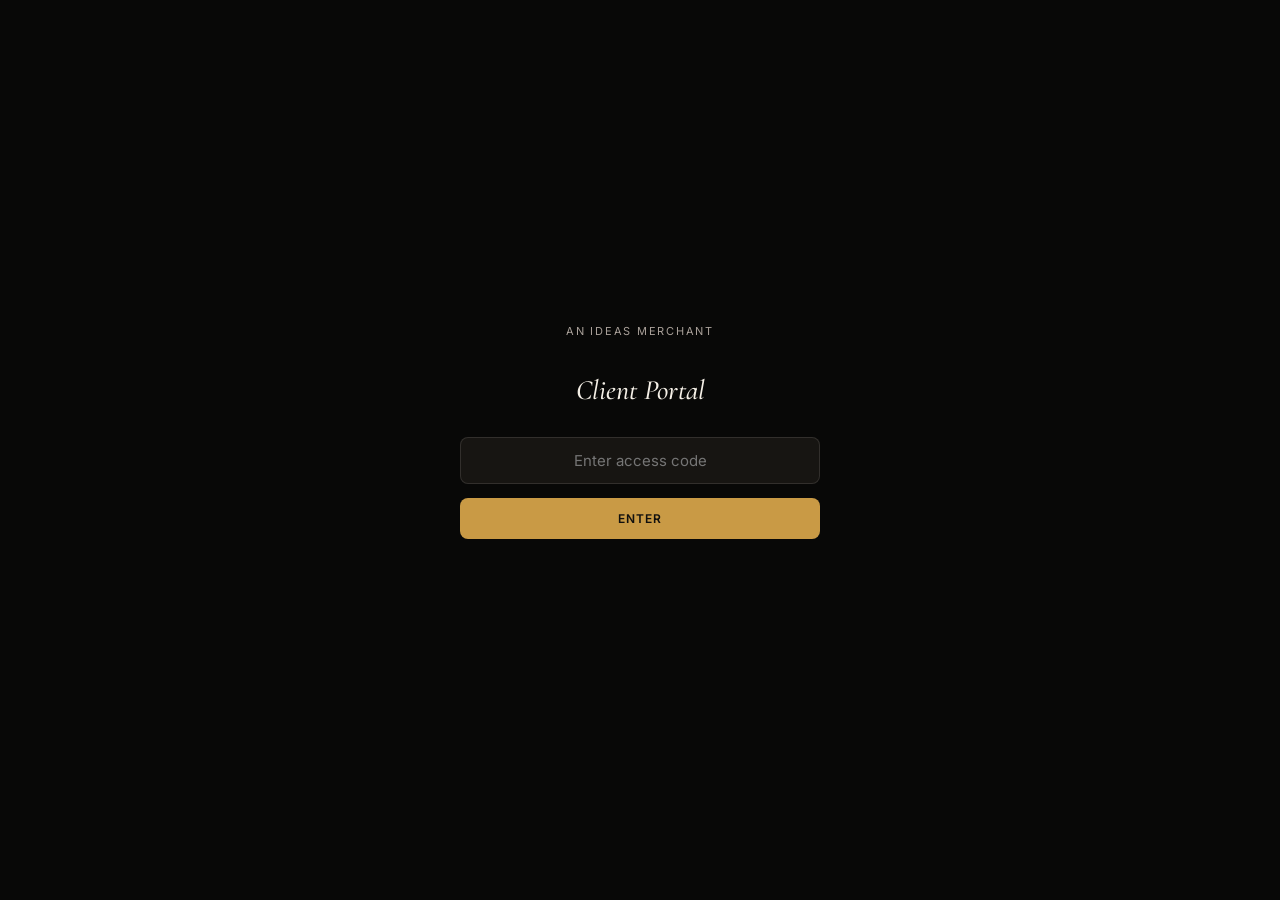
<file: clients/index.html>
<!DOCTYPE html>
<html lang="en">
<head>
<meta charset="utf-8">
<meta name="viewport" content="width=device-width, initial-scale=1">
<title>Client Portal · An Ideas Merchant</title>
<link rel="stylesheet" href="../styles.css">
<style>
  body{margin:0;min-height:100vh;display:flex;align-items:center;justify-content:center;background:var(--aim-black);color:var(--aim-ivory);font-family:var(--font-body);padding:40px}
  .gate-card{width:min(360px,86vw);text-align:center}
  .word{font-size:11px;letter-spacing:var(--tracking-meta);text-transform:uppercase;color:var(--aim-muted);margin:0 0 28px}
  h1{font-family:var(--font-display);font-style:italic;font-weight:500;font-size:28px;color:var(--aim-ivory);margin:0 0 24px}
  input{width:100%;background:var(--aim-surface);border:1px solid var(--color-border);color:var(--aim-ivory);font-family:var(--font-body);font-size:15px;padding:13px 16px;border-radius:8px;box-sizing:border-box;text-align:center}
  input:focus{border-color:var(--aim-gold);outline:none}
  button{margin-top:14px;width:100%;background:var(--aim-gold);color:var(--color-on-accent);border:none;font-family:var(--font-body);font-size:12px;font-weight:600;letter-spacing:0.08em;text-transform:uppercase;padding:13px 16px;border-radius:8px;cursor:pointer}
  button:hover{background:var(--aim-gold-light)}
  .err{color:#c96a5a;font-size:12px;margin-top:12px;height:14px;opacity:0;transition:opacity 0.2s ease}
  .err.show{opacity:1}
  .shake{animation:shake 0.4s ease}
  @keyframes shake{20%,60%{transform:translateX(-6px)}40%,80%{transform:translateX(6px)}}
</style>
</head>
<body>
<div class="gate-card">
  <p class="word">An Ideas Merchant</p>
  <h1>Client Portal</h1>
  <input id="pw" type="password" placeholder="Enter access code" autocomplete="off">
  <button id="submit">Enter</button>
  <p class="err" id="err">That code isn't right. Try again.</p>
</div>
<script>
  const ROUTES = { bisou: "simone/" };
  function tryEnter(){
    const val = document.getElementById('pw').value.trim().toLowerCase();
    if (ROUTES[val]) { window.location.href = ROUTES[val]; return; }
    const card = document.querySelector('.gate-card'), err = document.getElementById('err');
    err.classList.add('show'); card.classList.remove('shake'); void card.offsetWidth; card.classList.add('shake');
  }
  document.getElementById('submit').addEventListener('click', tryEnter);
  document.getElementById('pw').addEventListener('keydown', e => { if (e.key === 'Enter') tryEnter(); });
</script>
</body>
</html>
</file>
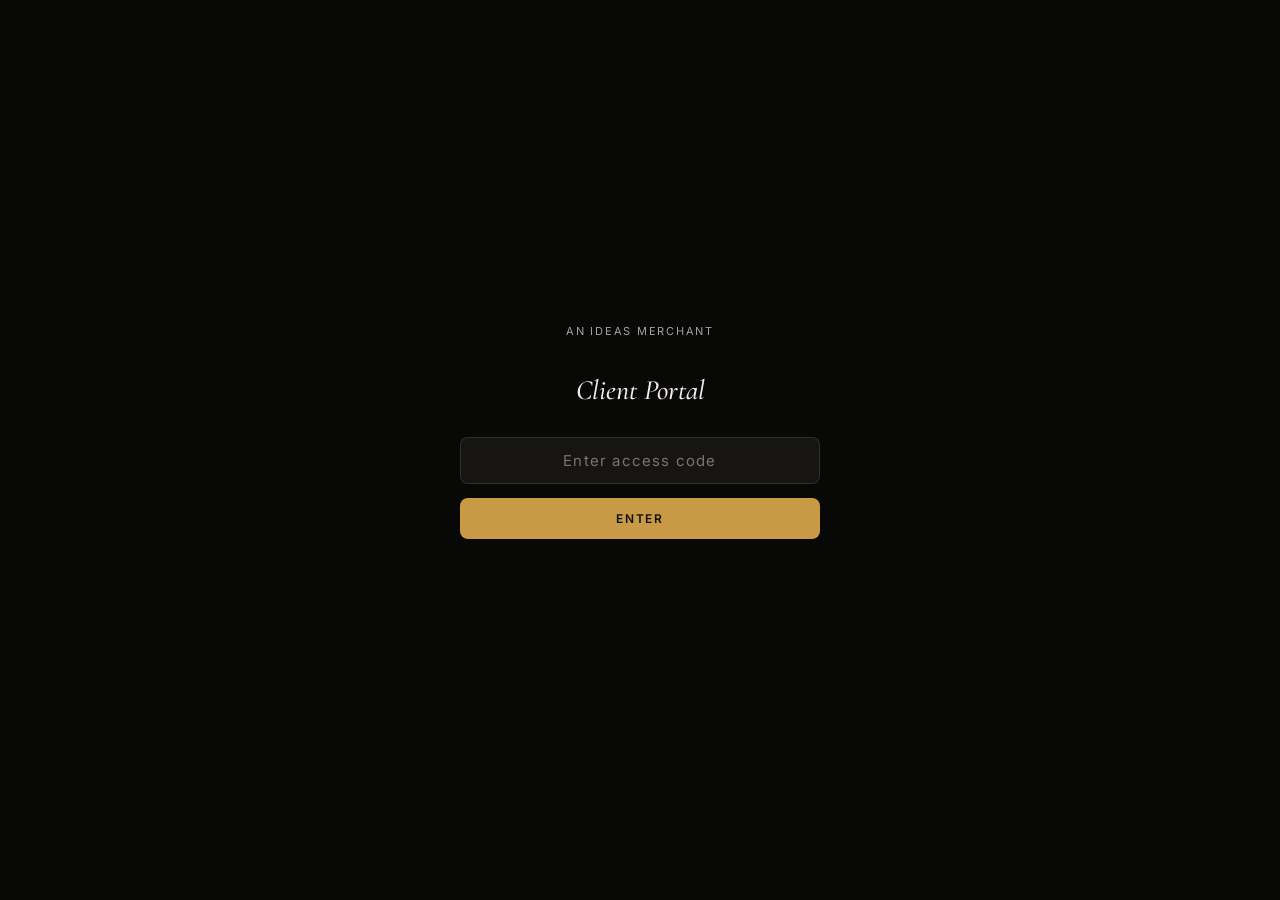
<file: kat/index.html>
<!DOCTYPE html>
<html lang="en">
<head>
<meta charset="utf-8">
<meta name="viewport" content="width=device-width, initial-scale=1">
<meta name="color-scheme" content="light dark">
<script>
  (function () {
    var t = 'light';
    try { var s = localStorage.getItem('aim-theme'); if (s === 'light' || s === 'dark') t = s; } catch (e) {}
    document.documentElement.setAttribute('data-theme', t);
  })();
</script>
<title>Kat · Client Portal · An Ideas Merchant</title>
<link rel="stylesheet" href="../../styles.css">
<style>
  :root { --maxw: 1360px; }
  * { box-sizing: border-box; }
  body { background: var(--color-bg); color: var(--color-text); font-family: var(--font-body); margin: 0; -webkit-font-smoothing: antialiased; }
  a { color: var(--aim-gold); }
  a:hover { color: var(--aim-gold-light); }
  .display { font-family: var(--font-display); }
  html { transition: background-color var(--dur-slow) var(--ease-out); }
  [data-theme="light"] {
    --aim-black: #F4EFE6; --aim-charcoal: #E9E0D1; --aim-surface: #E6DCCB;
    --aim-muted: #6D6258; --aim-ivory: #14120F; --aim-gold: #9A6B28; --aim-gold-light: #C99A45;
    --aim-hairline-ivory: rgba(17,16,14,0.13); --aim-hairline-ivory-strong: rgba(17,16,14,0.24);
  }
  [data-theme="light"] .mono-logo { filter: invert(1) grayscale(1) brightness(0.16); }
  [data-theme="light"] #gate {
    --aim-black: #080807; --aim-charcoal: #11100E; --aim-surface: #171512;
    --aim-muted: #A9A099; --aim-ivory: #F4EFE6; --aim-gold: #C99A45; --aim-gold-light: #E2BE72;
    --color-border: rgba(244,239,230,0.12); --color-accent-wash: rgba(201,154,69,0.16); --color-on-accent: #11100E;
  }

  /* ---- Password gate ---- */
  #gate { position: fixed; inset: 0; background: var(--aim-black); z-index: 100; display: flex; align-items: center; justify-content: center; }
  #gate.hidden { display: none; }
  .gate-card { width: min(360px, 86vw); text-align: center; }
  .gate-card .word { font-size: 11px; letter-spacing: var(--tracking-meta); text-transform: uppercase; color: var(--aim-muted); margin: 0 0 28px; }
  .gate-card h1 { font-family: var(--font-display); font-style: italic; font-weight: 500; font-size: 28px; color: var(--aim-ivory); margin: 0 0 24px; }
  .gate-card input { width: 100%; background: var(--aim-surface); border: 1px solid var(--color-border); color: var(--aim-ivory); font-family: var(--font-body); font-size: 15px; padding: 13px 16px; border-radius: var(--radius-sm); outline: none; text-align: center; letter-spacing: 0.08em; }
  .gate-card input:focus { border-color: var(--aim-gold); }
  .gate-card button { margin-top: 14px; width: 100%; background: var(--aim-gold); color: var(--color-on-accent); border: none; font-family: var(--font-body); font-size: 12px; font-weight: 600; letter-spacing: var(--tracking-meta); text-transform: uppercase; padding: 13px; border-radius: var(--radius-sm); cursor: pointer; transition: background var(--dur) var(--ease-out); }
  .gate-card button:hover { background: var(--aim-gold-light); }
  .gate-card .err { color: #c96a5a; font-size: 12px; margin-top: 12px; height: 14px; opacity: 0; transition: opacity var(--dur) var(--ease-out); }
  .gate-card .err.show { opacity: 1; }
  .gate-card .shake { animation: shake 0.4s var(--ease-out); }
  @keyframes shake { 20%,60% { transform: translateX(-6px); } 40%,80% { transform: translateX(6px); } }

  /* ---- App shell ---- */
  #app { display: none; }
  #app.on { display: grid; grid-template-columns: 232px 1fr; min-height: 100vh; }
  aside { border-right: 1px solid var(--color-border); padding: 28px 22px; display: flex; flex-direction: column; gap: 40px; position: sticky; top: 0; height: 100vh; }
  .brand-lockup { display: flex; align-items: center; gap: 11px; }
  .brand-lockup .full { font-size: 10px; letter-spacing: var(--tracking-meta); text-transform: uppercase; color: var(--aim-muted); line-height: 1.3; }
  .nav-chevron { display: none; width: 12px; height: 12px; color: var(--aim-muted); transition: transform var(--dur) var(--ease-out); flex: none; }
  nav.tabs { display: flex; flex-direction: column; gap: 4px; flex: 1; }
  nav.tabs button { display: flex; align-items: center; gap: 12px; background: none; border: none; color: var(--aim-muted); font-family: var(--font-body); font-size: 13px; font-weight: 500; letter-spacing: 0.03em; padding: 11px 12px; border-radius: var(--radius-sm); cursor: pointer; text-align: left; transition: background var(--dur) var(--ease-out), color var(--dur) var(--ease-out); }
  nav.tabs button:hover { color: var(--aim-ivory); background: var(--color-surface); }
  nav.tabs button.active { color: var(--aim-ivory); background: var(--color-accent-wash); }
  nav.tabs button .dot { width: 6px; height: 6px; border-radius: 50%; background: var(--aim-gold); opacity: 0; }
  nav.tabs button.active .dot { opacity: 1; }
  .sidebar-foot { border-top: 1px solid var(--color-border); padding-top: 16px; }
  .sidebar-foot .client { font-size: 12px; color: var(--aim-ivory); margin: 0 0 4px; }
  .sidebar-foot button { background: none; border: none; color: var(--aim-muted); font-size: 11px; letter-spacing: var(--tracking-meta); text-transform: uppercase; cursor: pointer; padding: 0; }
  .sidebar-foot button:hover { color: var(--aim-gold); }
  .theme-toggle { background: none; border: 1px solid var(--aim-hairline-ivory-strong); color: var(--aim-muted); width: 34px; height: 34px; border-radius: 50%; cursor: pointer; display: inline-flex; align-items: center; justify-content: center; flex: none; transition: color var(--dur) var(--ease-out), border-color var(--dur) var(--ease-out); }
  .theme-toggle:hover { color: var(--aim-ivory); border-color: var(--aim-ivory); }
  .theme-toggle svg { width: 16px; height: 16px; display: block; }
  .theme-toggle .i-moon { display: none; }
  .theme-toggle .i-sun { display: block; }
  [data-theme="light"] .theme-toggle .i-moon { display: block; }
  [data-theme="light"] .theme-toggle .i-sun { display: none; }

  main { padding: 44px clamp(24px, 3.5vw, 56px) 80px; max-width: 1180px; }
  .view { display: none; }
  .view.active { display: block; }

  /* ---- Dashboard ---- */
  .greet-kicker { font-size: 11px; letter-spacing: var(--tracking-meta); text-transform: uppercase; color: var(--aim-muted); margin: 0; }
  .greet-name { font-family: var(--font-display); font-weight: 600; letter-spacing: -0.02em; font-size: clamp(32px, 4vw, 46px); margin: 6px 0 22px; color: var(--aim-ivory); }
  .chip-row { display: flex; gap: 12px; flex-wrap: wrap; margin-bottom: 40px; align-items: stretch; }
  .chip { border: 1px solid var(--color-border); border-radius: var(--radius-sm); padding: 10px 18px; }
  .countdown-chip { border: 1px solid var(--color-border); border-radius: var(--radius-sm); padding: 14px 22px; display: flex; align-items: baseline; gap: 12px; background: var(--color-accent-wash); }
  .countdown-chip .num { font-family: var(--font-display); font-weight: 600; font-size: 40px; line-height: 1; color: var(--aim-gold); }
  .countdown-chip .lbl2 { font-size: 11px; letter-spacing: var(--tracking-meta); text-transform: uppercase; color: var(--aim-muted); }
  .countdown-chip .lbl2 span { display: block; color: var(--aim-ivory); font-size: 13px; letter-spacing: 0; text-transform: none; margin-top: 2px; }
  .chip .lbl { display: block; font-size: 10px; letter-spacing: var(--tracking-meta); text-transform: uppercase; color: var(--aim-gold); margin-bottom: 3px; }
  .chip .val { font-size: 14px; color: var(--aim-ivory); white-space: nowrap; }

  .dash-grid { display: grid; grid-template-columns: 1.3fr 1fr; gap: 20px; align-items: start; }
  .panel { background: var(--color-surface); border: 1px solid var(--color-border); border-radius: var(--radius); padding: 26px 28px; }
  .panel h3 { font-size: 11px; letter-spacing: var(--tracking-meta); text-transform: uppercase; color: var(--aim-muted); margin: 0 0 20px; }

  .tp-row { display: flex; align-items: center; gap: 16px; padding: 14px 0; border-top: 1px solid var(--color-border); }
  .tp-row:first-of-type { border-top: none; }
  .tp-num { font-family: var(--font-display); font-size: 18px; color: var(--aim-muted); width: 22px; }
  .tp-row.done .tp-num, .tp-row.current .tp-num { color: var(--aim-gold); }
  .tp-key { font-size: 13px; letter-spacing: 0.08em; text-transform: uppercase; color: var(--aim-ivory); flex: 1; }
  .tp-row.locked .tp-key { color: var(--aim-muted); }
  .tp-status { font-size: 10px; letter-spacing: var(--tracking-meta); text-transform: uppercase; color: var(--aim-muted); }
  .tp-row.done .tp-status { color: var(--aim-gold); }
  .tp-row.current .tp-status { color: var(--aim-ivory); }

  .ms-row { display: flex; justify-content: space-between; align-items: baseline; padding: 13px 0; border-top: 1px solid var(--color-border); }
  .ms-row:first-of-type { border-top: none; }
  .ms-row .lbl { font-size: 14px; color: var(--aim-ivory); }
  .ms-row .date { font-family: var(--font-display); font-style: italic; font-size: 14px; color: var(--aim-gold); }

  .origin-panel { margin-bottom: 20px; }
  .origin-panel .north { font-family: var(--font-display); font-style: italic; font-size: clamp(18px,1.8vw,21px); line-height: 1.5; color: var(--aim-ivory); margin: 0 0 22px; }
  .origin-panel .tension-lbl { font-size: 10px; letter-spacing: var(--tracking-meta); text-transform: uppercase; color: var(--aim-muted); margin: 0 0 8px; }
  .origin-panel .tension { font-size: 14px; line-height: 1.7; color: var(--aim-muted); margin: 0 0 20px; max-width: 74ch; }
  .origin-panel .own-words { border-left: 2px solid var(--aim-gold); padding-left: 16px; font-family: var(--font-display); font-style: italic; font-size: 16px; color: var(--aim-gold); margin: 0; }
  .origin-status { display: inline-block; font-size: 10px; letter-spacing: var(--tracking-meta); text-transform: uppercase; color: var(--aim-gold); background: var(--color-accent-wash); padding: 5px 12px; border-radius: var(--radius-pill); margin-bottom: 18px; }

  /* ---- Media Vault ---- */
  .vault-head { display: flex; justify-content: space-between; align-items: center; margin-bottom: 30px; flex-wrap: wrap; gap: 14px; }
  .vault-head h2 { font-family: var(--font-display); font-weight: 600; letter-spacing: -0.02em; font-size: 28px; margin: 0; }
  .vault-tiles { display: grid; grid-template-columns: repeat(2, minmax(220px, 1fr)); gap: 18px; max-width: 700px; }
  .vault-tile { position: relative; aspect-ratio: 9/13; border-radius: var(--radius); overflow: hidden; cursor: pointer; border: 1px solid var(--color-border); transition: border-color var(--dur) var(--ease-out); }
  .vault-tile:hover { border-color: var(--aim-gold); }
  .vault-tile img { position: absolute; inset: 0; width: 100%; height: 100%; object-fit: cover; opacity: 0; transition: opacity 60ms linear; }
  .vault-tile img.on { opacity: 1; }
  .vault-tile::after { content: ""; position: absolute; inset: 0; background: linear-gradient(0deg, rgba(0,0,0,0.75), rgba(0,0,0,0.1) 50%); }
  .vault-tile .vt-text { position: absolute; left: 20px; bottom: 18px; right: 20px; z-index: 1; }
  .vault-tile h3 { font-family: var(--font-display); font-weight: 600; letter-spacing: -0.02em; font-size: clamp(20px,2.2vw,26px); color: #F4EFE6; margin: 0; }
  .vault-tile .vt-meta { font-size: 11px; letter-spacing: 0.06em; text-transform: uppercase; color: rgba(244,239,230,0.75); margin: 6px 0 0; }
  .vault-tile .vt-hint { position: absolute; top: 14px; right: 16px; z-index: 1; font-size: 10px; letter-spacing: 0.06em; text-transform: uppercase; color: rgba(244,239,230,0.75); }
  .group-title { font-size: 11px; letter-spacing: var(--tracking-meta); text-transform: uppercase; color: var(--aim-muted); }
  .vault-back { display: inline-flex; align-items: center; gap: 8px; background: none; border: none; color: var(--aim-muted); font-size: 12px; letter-spacing: 0.06em; text-transform: uppercase; cursor: pointer; padding: 0; margin-bottom: 22px; }
  .vault-back:hover { color: var(--aim-gold); }
  .clip-grid { display: grid; grid-template-columns: repeat(auto-fill, minmax(150px, 1fr)); gap: 14px; }
  .clip-wrap { display: flex; flex-direction: column; gap: 8px; }
  .clip-card { position: relative; aspect-ratio: 9/16; border-radius: var(--radius-sm); overflow: hidden; background: var(--color-surface); cursor: pointer; border: 1px solid var(--color-border); }
  .clip-card img { position: absolute; inset: 0; width: 100%; height: 100%; object-fit: cover; opacity: 0; transition: opacity 60ms linear; }
  .clip-card img.on { opacity: 1; }
  .clip-meta { display: flex; align-items: center; justify-content: space-between; gap: 8px; }
  .clip-dur { font-size: 11px; color: var(--aim-muted); }
  .lut-btn { background: none; border: 1px solid var(--color-border); color: var(--aim-muted); font-size: 10px; letter-spacing: 0.06em; text-transform: uppercase; padding: 4px 9px; border-radius: var(--radius-pill); cursor: pointer; }
  .lut-btn.is-applied { border-color: var(--aim-gold); color: var(--aim-gold); }
  .clip-card .play { position: absolute; top: 9px; left: 9px; width: 22px; height: 22px; border-radius: 50%; background: rgba(0,0,0,0.45); display: flex; align-items: center; justify-content: center; opacity: 0; transition: opacity var(--dur) var(--ease-out); }
  .clip-card .dl-btn { position: absolute; top: 9px; right: 9px; width: 22px; height: 22px; border-radius: 50%; background: rgba(0,0,0,0.45); border: none; display: flex; align-items: center; justify-content: center; opacity: 0; cursor: pointer; transition: opacity var(--dur) var(--ease-out); }
  .clip-card:hover .dl-btn { opacity: 1; }
  .clip-card .dl-btn svg { width: 11px; height: 11px; stroke: #F4EFE6; }
  .clip-card:hover .play { opacity: 1; }
  .clip-card .play svg { width: 9px; height: 9px; fill: #F4EFE6; }
  .clip-card .add-btn { position: absolute; bottom: 8px; left: 9px; font-size: 9px; letter-spacing: 0.06em; text-transform: uppercase; color: #F4EFE6; background: rgba(0,0,0,0.5); border: none; padding: 4px 8px; border-radius: 4px; cursor: pointer; opacity: 0; transition: opacity var(--dur) var(--ease-out); }
  .clip-card:hover .add-btn { opacity: 1; }
  .clip-card .add-btn.added { opacity: 1; background: var(--aim-gold); color: var(--color-on-accent); }

  /* ---- Content Queue ---- */
  .queue-strip { display: flex; gap: 12px; overflow-x: auto; padding-bottom: 16px; margin-bottom: 34px; }
  .queue-strip .clip-wrap { width: 92px; flex: 0 0 auto; }
  .queue-strip .clip-card { aspect-ratio: 9/16; }
  .grid9 { display: grid; grid-template-columns: repeat(3, 1fr); gap: 14px; max-width: 560px; }
  .slot { aspect-ratio: 1; border: 1.5px dashed var(--color-border); border-radius: var(--radius-sm); position: relative; overflow: hidden; display: flex; align-items: center; justify-content: center; background: var(--color-surface); }
  .slot.filled { border-style: solid; }
  .slot img { position: absolute; inset: 0; width: 100%; height: 100%; object-fit: cover; }
  .slot .empty-lbl { font-size: 10px; letter-spacing: 0.06em; text-transform: uppercase; color: var(--aim-muted); text-align: center; padding: 8px; }
  .slot.dragover { border-color: var(--aim-gold); }
  .slot .clear { position: absolute; top: 4px; right: 4px; width: 18px; height: 18px; border-radius: 50%; background: rgba(0,0,0,0.55); color: var(--aim-ivory); border: none; font-size: 11px; cursor: pointer; display: none; }
  .slot.filled:hover .clear { display: block; }

  /* ---- Editor placeholder ---- */
  .editor-shell { border: 1px solid var(--color-border); border-radius: var(--radius); padding: 48px; text-align: center; }
  .editor-shell .lock { width: 34px; height: 34px; margin: 0 auto 20px; opacity: 0.5; }
  .editor-shell h3 { font-family: var(--font-display); font-weight: 600; letter-spacing: -0.02em; font-size: 24px; margin: 0 0 10px; }
  .editor-shell p { color: var(--aim-muted); font-size: 14px; max-width: 42ch; margin: 0 auto 30px; line-height: 1.6; }
  .editor-mock { max-width: 420px; margin: 0 auto; opacity: 0.4; pointer-events: none; }
  .editor-mock .bar { height: 6px; background: var(--color-track); border-radius: 3px; margin-bottom: 18px; position: relative; }
  .editor-mock .bar::after { content: ""; position: absolute; left: 0; top: 0; bottom: 0; width: 38%; background: var(--aim-gold); border-radius: 3px; }
  .export-row { display: flex; gap: 10px; justify-content: center; }
  .export-row button { flex: 1; background: var(--color-surface); border: 1px solid var(--color-border); color: var(--aim-muted); font-size: 11px; letter-spacing: 0.08em; text-transform: uppercase; padding: 10px; border-radius: var(--radius-sm); }

  /* ---- Lightbox ---- */
  #lightbox { position: fixed; inset: 0; background: rgba(0,0,0,0.88); z-index: 90; display: flex; align-items: center; justify-content: center; padding: 40px; }
  #lightbox.hidden { display: none; }
  #lightbox-box { position: relative; max-width: 90vw; max-height: 86vh; cursor: crosshair; }
  #lightbox-box img { display: block; max-width: 90vw; max-height: 86vh; object-fit: contain; border-radius: var(--radius-sm); }
  #lightbox-cap { text-align: center; margin-top: 14px; font-size: 12px; color: rgba(244,239,230,0.7); letter-spacing: 0.04em; }
  .lightbox-close { position: absolute; top: -14px; right: -14px; width: 32px; height: 32px; border-radius: 50%; background: var(--aim-ivory); color: var(--aim-black); border: none; font-size: 18px; cursor: pointer; display: flex; align-items: center; justify-content: center; }
  .lightbox-nav { position: fixed; top: 50%; transform: translateY(-50%); width: 44px; height: 44px; border-radius: 50%; background: rgba(255,255,255,0.08); border: 1px solid rgba(244,239,230,0.25); color: #F4EFE6; cursor: pointer; display: flex; align-items: center; justify-content: center; z-index: 91; }
  .lightbox-nav:hover { background: rgba(255,255,255,0.18); }
  .lightbox-nav svg { width: 18px; height: 18px; }
  #lightbox-prev { left: 24px; }
  #lightbox-next { right: 24px; }
  .lightbox-actions { display: flex; align-items: center; justify-content: center; gap: 10px; margin-top: 10px; }
  .lightbox-actions button { background: rgba(255,255,255,0.08); border: 1px solid rgba(244,239,230,0.25); color: #F4EFE6; font-size: 11px; letter-spacing: 0.06em; text-transform: uppercase; padding: 7px 14px; border-radius: var(--radius-pill); cursor: pointer; display: inline-flex; align-items: center; gap: 6px; }
  .lightbox-actions button:hover { background: rgba(255,255,255,0.18); }
  .lightbox-actions button.is-applied { border-color: var(--aim-gold); color: var(--aim-gold); }
  .lightbox-actions svg { width: 12px; height: 12px; }

  /* ---- Strategy Doc ---- */
  .strat-section { padding-bottom: 44px; margin-bottom: 44px; border-bottom: 1px solid var(--color-border); }
  .kicker-lbl { font-size: 11px; letter-spacing: var(--tracking-meta); text-transform: uppercase; color: var(--aim-gold); margin: 0 0 8px; }
  .strat-h2 { font-family: var(--font-display); font-weight: 600; letter-spacing: -0.02em; font-size: clamp(24px,2.8vw,34px); margin: 0 0 18px; }
  .strat-lead { font-size: 15px; line-height: 1.7; color: var(--aim-muted); max-width: 62ch; margin: 0 0 18px; }
  .chip-wrap { display: flex; flex-wrap: wrap; gap: 8px; }
  .chip-tag { display: inline-flex; align-items: center; border: 1px solid var(--color-border); border-radius: var(--radius-pill); padding: 6px 13px; font-size: 12px; color: var(--aim-muted); }
  .tp-stage-layout { display: grid; grid-template-columns: 240px 1fr; gap: 16px; align-items: start; }
  @media (max-width: 800px) { .tp-stage-layout { grid-template-columns: 1fr; } }
  .tp-rail { display: grid; gap: 6px; }
  .tp-rail button { all: unset; cursor: pointer; box-sizing: border-box; display: flex; align-items: center; justify-content: space-between; gap: 10px; min-height: 48px; border: 1px solid var(--color-border); border-radius: var(--radius-sm); padding: 0 14px; color: var(--aim-muted); font: 500 13px/1 var(--font-body); }
  .tp-rail button[aria-current="true"] { border-color: var(--aim-gold); color: var(--aim-ivory); background: var(--color-accent-wash); }
  .tp-rail button .n { font-family: var(--font-display); font-size: 15px; color: var(--aim-gold); }
  .tp-fig { width: 76px; height: 62px; flex: none; }
  .tp-fig img { width: 100%; height: 100%; object-fit: contain; opacity: 0.55; }
  .tp-fig.is-active img { opacity: 1; }
  .tp-panel-head { display: flex; justify-content: space-between; align-items: flex-start; gap: 14px; }
  .tp-panel-status { display: inline-flex; align-items: center; font-size: 10px; letter-spacing: var(--tracking-meta); text-transform: uppercase; color: var(--aim-gold); background: var(--color-accent-wash); padding: 5px 12px; border-radius: var(--radius-pill); margin-top: 10px; }
  .tp-panel-head .tp-stage-name { font-family: var(--font-display); font-weight: 600; letter-spacing: -0.01em; text-transform: none; font-size: 24px; color: var(--aim-ivory); margin: 6px 0 0; }
  .tp-field { margin-top: 18px; }
  .tp-field .k { font-size: 10px; letter-spacing: var(--tracking-meta); text-transform: uppercase; color: var(--aim-muted); margin-bottom: 6px; }
  .tp-field .v { font-size: 14px; line-height: 1.7; color: var(--aim-muted); }
  .tp-out { margin-top: 20px; padding-top: 16px; border-top: 1px solid var(--color-border); display: flex; align-items: baseline; gap: 10px; }
  .tp-out .val { font-family: var(--font-display); font-style: italic; font-size: 17px; color: var(--aim-gold); }
  .pillar-grid { display: grid; grid-template-columns: repeat(auto-fill, minmax(200px,1fr)); gap: 14px; }
  .pillar-card { border: 1px solid var(--color-border); border-radius: var(--radius); padding: 20px; background: var(--color-surface); }
  .pillar-card h3 { font-family: var(--font-display); font-weight: 600; letter-spacing: -0.02em; font-size: 18px; margin: 0 0 8px; }
  .pillar-card p { font-size: 13px; color: var(--aim-muted); line-height: 1.6; margin: 0; }
  .cal-grid { display: grid; grid-template-columns: repeat(7,1fr); gap: 4px; max-width: 320px; margin-bottom: 12px; }
  .cal-cell { aspect-ratio: 1; border-radius: 2px; background: var(--color-track); }
  .cal-cell.has-shoot { background: var(--aim-gold); }
  .cal-cell.is-competition { background: transparent; border: 1.5px solid var(--aim-gold); }
  .cal-cell.is-today { outline: 2px solid var(--aim-ivory); outline-offset: 1px; }
  .cal-legend { display: flex; gap: 20px; flex-wrap: wrap; }
  .cal-item { display: inline-flex; align-items: center; gap: 6px; font-size: 12px; color: var(--aim-muted); }
  .cal-item .sw { width: 10px; height: 10px; border-radius: 2px; display: inline-block; }
  .action-grid { display: grid; grid-template-columns: repeat(3,1fr); gap: 14px; }
  @media (max-width: 800px) { .action-grid { grid-template-columns: 1fr; } }
  .strat-ul { margin: 8px 0 0; padding-left: 16px; color: var(--aim-muted); font-size: 13px; display: grid; gap: 8px; }
  .insight-entry { border-left: 2px solid var(--aim-gold); padding-left: 16px; margin-bottom: 24px; }
  .insight-tag { display: inline-block; font-size: 10px; letter-spacing: 0.08em; text-transform: uppercase; color: var(--aim-gold); border: 1px solid var(--color-accent-wash); border-radius: var(--radius-pill); padding: 2px 10px; margin-bottom: 8px; }
  .insight-entry p.obs { color: var(--aim-ivory); font-size: 14px; margin: 0; }
  .insight-entry p.sug { color: var(--aim-muted); font-size: 13px; margin: 8px 0 0; }
  .insight-entry p.date { color: var(--aim-muted); font-size: 11px; margin: 8px 0 0; }

  @media (max-width: 760px) {
    #app.on { grid-template-columns: 1fr; }
    aside { position: static; height: auto; flex-direction: row; flex-wrap: wrap; align-items: center; padding: 14px 16px; gap: 16px; }
    .brand-lockup { flex: none; cursor: pointer; }
    .nav-chevron { display: block; }
    aside.nav-open .nav-chevron { transform: rotate(180deg); }
    nav.tabs { display: none; flex-direction: column; gap: 2px; flex-basis: 100%; order: 3; border-top: 1px solid var(--color-border); padding-top: 12px; margin-top: 2px; }
    aside.nav-open nav.tabs { display: flex; }
    nav.tabs button { padding: 11px 12px; }
    .sidebar-foot { display: flex; align-items: center; gap: 10px; flex: none; border-top: none; padding-top: 0; margin-left: auto; order: 2; }
    .sidebar-foot .client { display: none; }
    main { padding: 28px 18px 60px; }
    .dash-grid { grid-template-columns: 1fr; }
  }
</style>
</head>
<body>

<div id="gate">
  <div class="gate-card">
    <p class="word">An Ideas Merchant</p>
    <h1>Client Portal</h1>
    <input id="gate-pw" type="password" placeholder="Enter access code" autocomplete="off">
    <button id="gate-submit">Enter</button>
    <p class="err" id="gate-err">That code isn't right. Try again.</p>
  </div>
</div>

<div id="app">
  <aside>
    <div class="brand-lockup" id="brand-toggle">
      <img class="mono-logo" src="../../assets/logos/aim-monogram-ivory.png" alt="An Ideas Merchant" style="height:34px;width:auto;display:block">
      <span class="full">Client Portal</span>
      <svg class="nav-chevron" viewBox="0 0 24 24" fill="none" stroke="currentColor" stroke-width="2" stroke-linecap="round" stroke-linejoin="round"><path d="M6 9l6 6 6-6"/></svg>
    </div>
    <nav class="tabs">
      <button data-view="dashboard" class="active"><span class="dot"></span>Dashboard</button>
      <button data-view="vault"><span class="dot"></span>Media Vault</button>
      <button data-view="queue"><span class="dot"></span>Content Queue</button>
      <button data-view="editor"><span class="dot"></span>Reel Editor</button>
      <button data-view="strategy"><span class="dot"></span>Strategy Doc</button>
    </nav>
    <div class="sidebar-foot">
      <p class="client" id="foot-client">Kat</p>
      <div style="display:flex;align-items:center;justify-content:space-between;gap:10px;">
        <button id="logout-btn">Log out</button>
        <button class="theme-toggle" type="button" aria-label="Toggle light and dark theme" title="Toggle theme">
          <svg class="i-sun" viewBox="0 0 24 24" fill="none" stroke="currentColor" stroke-width="1.6" stroke-linecap="round"><circle cx="12" cy="12" r="4.2"></circle><path d="M12 2.4v2.6M12 19v2.6M4.6 4.6l1.8 1.8M17.6 17.6l1.8 1.8M2.4 12h2.6M19 12h2.6M4.6 19.4l1.8-1.8M17.6 6.4l1.8-1.8"></path></svg>
          <svg class="i-moon" viewBox="0 0 24 24" fill="currentColor"><path d="M20 14.5A8 8 0 0 1 9.5 4a8 8 0 1 0 10.5 10.5z"></path></svg>
        </button>
      </div>
    </div>
  </aside>

  <main>
    <section class="view active" id="view-dashboard">
      <p class="greet-kicker">Hey there</p>
      <h1 class="greet-name" id="greet-name">Kat.</h1>
      <div class="chip-row">
        <div class="chip"><span class="lbl">Active phase</span><span class="val" id="chip-phase"></span></div>
        <div class="countdown-chip">
          <span class="num" id="countdown-num"></span>
          <span class="lbl2">Days to go<span id="countdown-sub"></span></span>
        </div>
      </div>
      <div class="panel origin-panel">
        <span class="origin-status" id="origin-status"></span>
        <p class="north" id="origin-north"></p>
        <p class="tension-lbl">Core Tension Statement, draft</p>
        <p class="tension" id="origin-tension"></p>
        <p class="own-words" id="origin-quote"></p>
      </div>
      <div class="dash-grid">
        <div class="panel">
          <h3>Target Practice</h3>
          <div id="tp-list"></div>
        </div>
        <div class="panel">
          <h3>Upcoming milestones</h3>
          <div id="ms-list"></div>
        </div>
      </div>
    </section>

    <section class="view" id="view-vault">
      <div class="vault-head">
        <h2>Media Vault</h2>
      </div>
      <p style="color:var(--aim-muted);font-size:13px;max-width:56ch;margin:-16px 0 30px;" id="vault-hint">Move your cursor across a shoot day to preview it. Click to open the clips inside.</p>
      <div id="vault-groups"></div>
    </section>

    <section class="view" id="view-queue">
      <div class="vault-head"><h2>Content Queue</h2></div>
      <p style="color:var(--aim-muted);font-size:13px;max-width:56ch;margin:-16px 0 22px;">Drag clips from your vault into the grid to plan next week's posts.</p>
      <div class="queue-strip" id="queue-strip"></div>
      <div class="grid9" id="grid9"></div>
    </section>

    <section class="view" id="view-editor">
      <div class="editor-shell">
        <svg class="lock" viewBox="0 0 24 24" fill="none" stroke="var(--aim-gold)" stroke-width="1.4"><rect x="5" y="11" width="14" height="9" rx="1.5"/><path d="M8 11V7a4 4 0 0 1 8 0v4"/></svg>
        <h3>Reel Editor</h3>
        <p>Coming soon. Trim, sequence and caption clips from your vault, then export a 15, 30 or 60 second reel straight to your socials, no other app required.</p>
        <div class="editor-mock">
          <div class="bar"></div>
          <div class="export-row">
            <button>15s</button><button>30s</button><button>60s</button>
          </div>
        </div>
      </div>
    </section>

    <section class="view" id="view-strategy">
      <div class="strat-section">
        <p class="kicker-lbl">North Star</p>
        <h2 class="strat-h2">Where this is going.</h2>
        <p class="strat-lead" id="strat-ambition"></p>
        <div class="chip-wrap" id="strat-direction"></div>
        <div class="panel" style="margin-top:20px;border-style:dashed;">
          <p class="origin-status">Open</p>
          <p class="tension-lbl">Working brand proposition</p>
          <p class="tension" style="font-family:var(--font-display);font-style:italic;font-size:16px;color:var(--aim-ivory);" id="strat-proposition"></p>
        </div>
      </div>

      <div class="strat-section">
        <p class="kicker-lbl">Target Practice</p>
        <h2 class="strat-h2">The five-stage framework.</h2>
        <div class="tp-stage-layout">
          <nav class="tp-rail" id="strat-rail"></nav>
          <article class="panel" id="strat-panel"></article>
        </div>
      </div>

      <div class="strat-section">
        <p class="kicker-lbl">Content Pillars</p>
        <h2 class="strat-h2">What we're making.</h2>
        <div class="pillar-grid" id="strat-pillars"></div>
      </div>

      <div class="strat-section">
        <p class="kicker-lbl">Documentation Window</p>
        <h2 class="strat-h2">15 Aug to 26 Sept.</h2>
        <p class="strat-lead" style="font-size:14px;" id="strat-window-note"></p>
        <div class="cal-grid" id="strat-calendar"></div>
        <div class="cal-legend">
          <span class="cal-item"><span class="sw" style="background:var(--aim-gold);"></span>Shoot day</span>
          <span class="cal-item"><span class="sw" style="background:transparent;border:1.5px solid var(--aim-gold);"></span>Auckland IFBB</span>
          <span class="cal-item"><span class="sw" style="background:var(--color-track);outline:2px solid var(--aim-ivory);"></span>Today</span>
        </div>
      </div>

      <div class="strat-section">
        <p class="kicker-lbl">Immediate Actions</p>
        <h2 class="strat-h2">Right now.</h2>
        <div class="action-grid">
          <div class="panel"><p class="tension-lbl">Now</p><ul class="strat-ul" id="strat-actions-now"></ul></div>
          <div class="panel"><p class="tension-lbl">Next meeting</p><p style="font-family:var(--font-display);font-size:18px;color:var(--aim-ivory);margin:8px 0 0;" id="strat-actions-topic"></p><p class="tension" style="margin-top:8px;" id="strat-actions-outcome"></p></div>
          <div class="panel"><p class="tension-lbl">Before Auckland IFBB</p><p class="tension" style="margin-top:8px;" id="strat-actions-before"></p></div>
        </div>
      </div>

      <div class="strat-section">
        <p class="kicker-lbl">Insight Log</p>
        <h2 class="strat-h2">Ideas, without trading one thing for another.</h2>
        <div id="strat-insights"></div>
      </div>

      <div class="strat-section">
        <p class="kicker-lbl">Parking Lot</p>
        <h2 class="strat-h2">Not now, not forgotten.</h2>
        <div class="chip-wrap" id="strat-parking"></div>
      </div>

      <div class="strat-section" style="border-bottom:none;">
        <p class="kicker-lbl">Post-IFBB Review</p>
        <h2 class="strat-h2" id="strat-review-target"></h2>
        <ul class="strat-ul" id="strat-review-items"></ul>
      </div>
    </section>
  </main>
</div>

<div id="lightbox" class="hidden">
  <button class="lightbox-nav" id="lightbox-prev"><svg viewBox="0 0 24 24" fill="none" stroke="currentColor" stroke-width="2" stroke-linecap="round" stroke-linejoin="round"><path d="M15 18l-6-6 6-6"/></svg></button>
  <button class="lightbox-nav" id="lightbox-next"><svg viewBox="0 0 24 24" fill="none" stroke="currentColor" stroke-width="2" stroke-linecap="round" stroke-linejoin="round"><path d="M9 18l6-6-6-6"/></svg></button>
  <div id="lightbox-box">
    <button class="lightbox-close">×</button>
    <img id="lightbox-img">
    <p id="lightbox-cap"></p>
    <div class="lightbox-actions">
      <button id="lightbox-lut">Apply LUT</button>
      <button id="lightbox-dl"><svg viewBox="0 0 24 24" fill="none" stroke="currentColor" stroke-width="2" stroke-linecap="round" stroke-linejoin="round"><path d="M12 3v12"/><path d="M7 10l5 5 5-5"/><path d="M5 21h14"/></svg>Download</button>
    </div>
  </div>
</div>

<script src="vault/clip-data.js"></script>
<script>
(function(){
  const CLIENT = window.AIM_CLIENT, GROUPS = window.AIM_CLIP_GROUPS, GRADES = window.AIM_GRADES;
  const lightbox = document.getElementById('lightbox');
  const lightboxImg = document.getElementById('lightbox-img');
  const lightboxBox = document.getElementById('lightbox-box');
  const lightboxCap = document.getElementById('lightbox-cap');
  const lightboxLut = document.getElementById('lightbox-lut');
  const lightboxDl = document.getElementById('lightbox-dl');
  const lightboxPrev = document.getElementById('lightbox-prev');
  const lightboxNext = document.getElementById('lightbox-next');
  let lbList = [], lbIndex = 0, lbGradeIdx = 0;
  function renderLightbox(){
    const clip = lbList[lbIndex];
    lightboxImg.src = clip.frames[0];
    lightboxImg.style.filter = GRADES[lbGradeIdx].filter;
    lightboxCap.textContent = clip.frames.length > 1 ? 'Move your cursor to scrub' : (clip.dur || '');
    lightboxLut.textContent = lbGradeIdx === 0 ? 'Apply LUT' : GRADES[lbGradeIdx].label;
    lightboxLut.classList.toggle('is-applied', lbGradeIdx !== 0);
    lightboxBox.onmousemove = clip.frames.length > 1 ? (e => {
      const r = lightboxBox.getBoundingClientRect();
      const pct = Math.min(0.999, Math.max(0, (e.clientX - r.left) / r.width));
      lightboxImg.src = clip.frames[Math.floor(pct * clip.frames.length)];
      lightboxImg.style.filter = GRADES[lbGradeIdx].filter;
    }) : null;
    const showNav = lbList.length > 1;
    lightboxPrev.style.display = showNav ? 'flex' : 'none';
    lightboxNext.style.display = showNav ? 'flex' : 'none';
  }
  function openLightbox(list, idx){
    lbList = list; lbIndex = idx; lbGradeIdx = 0;
    renderLightbox();
    lightbox.classList.remove('hidden');
  }
  function closeLightbox(){ lightbox.classList.add('hidden'); }
  lightboxLut.addEventListener('click', () => { lbGradeIdx = (lbGradeIdx + 1) % GRADES.length; renderLightbox(); });
  lightboxDl.addEventListener('click', () => {
    const clip = lbList[lbIndex];
    const src = clip.video || clip.frames[0];
    const a = document.createElement('a');
    a.href = src; a.download = src.split('/').pop();
    document.body.appendChild(a); a.click(); a.remove();
  });
  lightboxPrev.addEventListener('click', () => { lbIndex = (lbIndex - 1 + lbList.length) % lbList.length; lbGradeIdx = 0; renderLightbox(); });
  lightboxNext.addEventListener('click', () => { lbIndex = (lbIndex + 1) % lbList.length; lbGradeIdx = 0; renderLightbox(); });
  lightbox.addEventListener('click', e => { if (e.target === lightbox) closeLightbox(); });
  lightbox.querySelector('.lightbox-close').addEventListener('click', closeLightbox);
  document.addEventListener('keydown', e => {
    if (lightbox.classList.contains('hidden')) return;
    if (e.key === 'Escape') closeLightbox();
    if (e.key === 'ArrowLeft') lightboxPrev.click();
    if (e.key === 'ArrowRight') lightboxNext.click();
  });
  const gate = document.getElementById('gate'), app = document.getElementById('app');
  const SESSION_KEY = 'aim-client-' + CLIENT.slug + '-auth';

  function enterApp(){ gate.classList.add('hidden'); app.classList.add('on'); }
  if (sessionStorage.getItem(SESSION_KEY) === '1') enterApp();

  document.getElementById('gate-submit').addEventListener('click', tryEnter);
  document.getElementById('gate-pw').addEventListener('keydown', e => { if (e.key === 'Enter') tryEnter(); });
  function tryEnter(){
    const val = document.getElementById('gate-pw').value.trim();
    if (val.toLowerCase() === CLIENT.password.toLowerCase()) {
      sessionStorage.setItem(SESSION_KEY, '1');
      enterApp();
    } else {
      const card = document.querySelector('.gate-card'), err = document.getElementById('gate-err');
      err.classList.add('show'); card.classList.remove('shake'); void card.offsetWidth; card.classList.add('shake');
    }
  }
  document.getElementById('logout-btn').addEventListener('click', () => {
    sessionStorage.removeItem(SESSION_KEY);
    location.reload();
  });
  var tt = document.querySelector('.theme-toggle');
  if (tt) tt.addEventListener('click', function () {
    var cur = document.documentElement.getAttribute('data-theme') === 'light' ? 'light' : 'dark';
    var next = cur === 'light' ? 'dark' : 'light';
    document.documentElement.setAttribute('data-theme', next);
    try { localStorage.setItem('aim-theme', next); } catch (e) {}
  });

  // Nav
  document.getElementById('brand-toggle').addEventListener('click', () => {
    document.querySelector('aside').classList.toggle('nav-open');
  });
  document.querySelectorAll('nav.tabs button').forEach(btn => {
    btn.addEventListener('click', () => {
      document.querySelectorAll('nav.tabs button').forEach(b => b.classList.remove('active'));
      document.querySelectorAll('.view').forEach(v => v.classList.remove('active'));
      btn.classList.add('active');
      document.getElementById('view-' + btn.dataset.view).classList.add('active');
      document.querySelector('aside').classList.remove('nav-open');
    });
  });

  // Dashboard fill
  document.getElementById('greet-name').textContent = CLIENT.name + '.';
  document.getElementById('foot-client').textContent = CLIENT.name;
  document.getElementById('chip-phase').textContent = CLIENT.phase;
  if (CLIENT.countdown) {
    (function(){
      const target = new Date(CLIENT.countdown.dateISO + 'T00:00:00');
      const today = new Date(); today.setHours(0,0,0,0);
      const days = Math.round((target - today) / 86400000);
      document.getElementById('countdown-num').textContent = days >= 0 ? days : 0;
      document.getElementById('countdown-sub').textContent = (days >= 0 ? ' to ' : ' since ') + CLIENT.countdown.label + ', ' + CLIENT.countdown.date;
    })();
  } else {
    document.querySelector('.countdown-chip').style.display = 'none';
  }
  document.getElementById('tp-list').innerHTML = CLIENT.targetPractice.map(s => `
    <div class="tp-row ${s.status}">
      <span class="tp-num">${s.n}</span>
      <span class="tp-key">${s.key}</span>
      <span class="tp-status">${s.status === 'done' ? 'Complete' : s.status === 'current' ? 'In progress' : 'Locked'}</span>
    </div>`).join('');
  if (CLIENT.origin) {
    document.getElementById('origin-status').textContent = CLIENT.targetPractice[0].note;
    document.getElementById('origin-north').textContent = CLIENT.origin.northStar;
    document.getElementById('origin-tension').textContent = CLIENT.origin.coreTension;
    document.getElementById('origin-quote').textContent = '"' + CLIENT.origin.quote + '"';
  } else {
    document.querySelector('.origin-panel').innerHTML = '<p class="tension" style="margin:0;">Target Practice hasn\'t started yet. Once we run it, this panel will hold the North Star and Core Tension Statement, always in view.</p>';
  }
  document.getElementById('ms-list').innerHTML = CLIENT.milestones.length
    ? CLIENT.milestones.map(m => `
    <div class="ms-row"><span class="lbl">${m.label}</span><span class="date">${m.date}</span></div>`).join('')
    : '<p class="tension" style="margin:0;">No milestones yet.</p>';

  // Build a clip card (frames array; mouse-x scrubs). Each card cycles
  // its own LUT preview independent of every other card.
  function buildCard(clip, small, list, idx){
    const wrap = document.createElement('div');
    wrap.className = 'clip-wrap';
    const card = document.createElement('div');
    card.className = 'clip-card';
    card.innerHTML = clip.frames.map((f,i) => `<img src="${f}" class="${i===0?'on':''}">`).join('')
      + (clip.frames.length > 1 ? `<span class="play"><svg viewBox="0 0 10 10"><polygon points="0,0 10,5 0,10"/></svg></span>` : '')
      + (small ? '' : `<button class="dl-btn" title="Download"><svg viewBox="0 0 24 24" fill="none" stroke-width="2" stroke-linecap="round" stroke-linejoin="round"><path d="M12 3v12"/><path d="M7 10l5 5 5-5"/><path d="M5 21h14"/></svg></button><button class="add-btn">+ Queue</button>`);
    const imgs = card.querySelectorAll('img');
    card.addEventListener('mousemove', e => {
      const r = card.getBoundingClientRect();
      const pct = Math.min(0.999, Math.max(0, (e.clientX - r.left) / r.width));
      const idx = Math.floor(pct * imgs.length);
      imgs.forEach((im,i) => im.classList.toggle('on', i === idx));
    });
    card.addEventListener('mouseleave', () => imgs.forEach((im,i) => im.classList.toggle('on', i===0)));
    card.draggable = true;
    card.addEventListener('dragstart', e => e.dataTransfer.setData('text/plain', JSON.stringify(clip)));
    card.addEventListener('click', () => openLightbox(list || [clip], idx || 0));
    wrap.appendChild(card);
    if (!small) {
      const addBtn = card.querySelector('.add-btn');
      addBtn.addEventListener('click', e => {
        e.stopPropagation();
        addToQueueStrip(clip);
        addBtn.textContent = 'Added'; addBtn.classList.add('added');
        setTimeout(() => { addBtn.textContent = '+ Queue'; addBtn.classList.remove('added'); }, 1200);
      });
      card.querySelector('.dl-btn').addEventListener('click', e => {
        e.stopPropagation();
        const src = clip.video || clip.frames[0];
        const a = document.createElement('a');
        a.href = src;
        a.download = src.split('/').pop();
        document.body.appendChild(a); a.click(); a.remove();
      });
      const meta = document.createElement('div');
      meta.className = 'clip-meta';
      meta.innerHTML = `<span class="clip-dur">${clip.dur}</span><button class="lut-btn">Apply LUT</button>`;
      const lutBtn = meta.querySelector('.lut-btn');
      let gradeIdx = 0;
      lutBtn.addEventListener('click', () => {
        gradeIdx = (gradeIdx + 1) % GRADES.length;
        const g = GRADES[gradeIdx];
        imgs.forEach(im => im.style.filter = g.filter);
        lutBtn.textContent = gradeIdx === 0 ? 'Apply LUT' : g.label;
        lutBtn.classList.toggle('is-applied', gradeIdx !== 0);
      });
      wrap.appendChild(meta);
    }
    return wrap;
  }

  // Group title card: scrub across every clip in the group for a quick look
  function buildTile(group, onOpen){
    const allFrames = group.clips.flatMap(c => c.frames);
    const tile = document.createElement('div');
    tile.className = 'vault-tile';
    tile.innerHTML = allFrames.map((f,i) => `<img src="${f}" class="${i===0?'on':''}">`).join('')
      + `<span class="vt-hint">Scrub to preview</span>`
      + `<div class="vt-text"><h3>${group.title}</h3><p class="vt-meta">${[group.location, group.date].filter(Boolean).join(' \u00b7 ')}${group.location||group.date?' \u00b7 ':''}${group.clips.length} clips</p></div>`;
    const imgs = tile.querySelectorAll('img');
    tile.addEventListener('mousemove', e => {
      const r = tile.getBoundingClientRect();
      const pct = Math.min(0.999, Math.max(0, (e.clientX - r.left) / r.width));
      const idx = Math.floor(pct * imgs.length);
      imgs.forEach((im,i) => im.classList.toggle('on', i === idx));
    });
    tile.addEventListener('mouseleave', () => imgs.forEach((im,i) => im.classList.toggle('on', i===0)));
    tile.addEventListener('click', () => onOpen(group));
    return tile;
  }

  // Vault: overview shows one tile per shoot day, click opens its clip grid
  const vaultGroups = document.getElementById('vault-groups');
  const vaultHint = document.getElementById('vault-hint');
  function showVaultOverview(){
    vaultHint.textContent = 'Move your cursor across a shoot day to preview it. Click to open the clips inside.';
    vaultGroups.innerHTML = '';
    const tiles = document.createElement('div');
    tiles.className = 'vault-tiles';
    GROUPS.forEach(group => tiles.appendChild(buildTile(group, showVaultDetail)));
    vaultGroups.appendChild(tiles);
  }
  function showVaultDetail(group){
    const allSingle = group.clips.every(c => c.frames.length <= 1);
    vaultHint.textContent = allSingle ? 'Each portrait, ready to preview an edit on.' : 'Move your cursor across a clip to scrub through it.';
    vaultGroups.innerHTML = '';
    const back = document.createElement('button');
    back.className = 'vault-back';
    back.textContent = '\u2190 All shoot days';
    back.addEventListener('click', showVaultOverview);
    vaultGroups.appendChild(back);
    const h = document.createElement('p'); h.className = 'group-title'; h.style.margin = '0 0 16px'; h.textContent = [group.title, group.location, group.date].filter(Boolean).join(' \u00b7 ');
    vaultGroups.appendChild(h);
    const grid = document.createElement('div'); grid.className = 'clip-grid';
    group.clips.forEach((clip, idx) => grid.appendChild(buildCard(clip, false, group.clips, idx)));
    vaultGroups.appendChild(grid);
  }
  showVaultOverview();

  // Queue strip (clips added via + Queue button, for drag into grid)
  const queueStrip = document.getElementById('queue-strip');
  function addToQueueStrip(clip){
    queueStrip.appendChild(buildCard(clip, true));
  }
  // seed strip with all vault clips so it's usable without pressing + first
  GROUPS.forEach(g => g.clips.forEach(c => queueStrip.appendChild(buildCard(c, true))));

  // 9-grid drop targets
  const grid9 = document.getElementById('grid9');
  for (let i = 0; i < 9; i++) {
    const slot = document.createElement('div');
    slot.className = 'slot';
    slot.innerHTML = `<span class="empty-lbl">Drop clip</span><button class="clear">×</button>`;
    slot.addEventListener('dragover', e => { e.preventDefault(); slot.classList.add('dragover'); });
    slot.addEventListener('dragleave', () => slot.classList.remove('dragover'));
    slot.addEventListener('drop', e => {
      e.preventDefault(); slot.classList.remove('dragover');
      const clip = JSON.parse(e.dataTransfer.getData('text/plain'));
      slot.classList.add('filled');
      slot.innerHTML = `<img src="${clip.frames[0]}"><button class="clear">×</button>`;
      slot.querySelector('.clear').addEventListener('click', ev => {
        ev.stopPropagation(); slot.classList.remove('filled');
        slot.innerHTML = `<span class="empty-lbl">Drop clip</span><button class="clear">×</button>`;
      });
    });
    grid9.appendChild(slot);
  }

  // Strategy Doc
  const S = window.AIM_STRATEGY;
  if (S.notStarted) {
    document.getElementById('view-strategy').innerHTML = '<div class="strat-section" style="border-bottom:none;"><p class="kicker-lbl">Strategy Doc</p><h2 class="strat-h2">Target Practice hasn\'t started yet.</h2><p class="strat-lead">Once we run it together, this tab will hold the North Star, the five-stage framework, content pillars and the rest, always up to date as we go.</p></div>';
  } else {
  document.getElementById('strat-ambition').textContent = S.northStar.ambition;
  document.getElementById('strat-direction').innerHTML = S.northStar.direction.map(d => `<span class="chip-tag">${d}</span>`).join('');
  document.getElementById('strat-proposition').textContent = '"' + S.northStar.proposition + '"';

  function tpStageBody(s){
    const figClass = 'tp-fig' + (s.active ? ' is-active' : '');
    let out = `<div class="tp-panel-head"><div><p class="kicker-lbl">Stage ${s.num} \u00b7 ${s.role}</p><h3 class="tp-stage-name">${s.name}</h3><span class="tp-panel-status">${s.statusLabel}</span></div><div class="${figClass}"><img src="${s.figure}" alt=""></div></div>`;
    if (s.whatWeKnow) out += `<div class="tp-field"><div class="k">What we know</div><div class="v">${s.whatWeKnow}</div></div>`;
    if (s.decisions) out += `<div class="tp-field"><div class="k">Decisions</div><div class="v">${s.decisions}</div></div>`;
    out += `<div class="tp-out"><span style="color:var(--aim-gold);">\u2192</span><span><span class="k" style="display:block;font-size:10px;letter-spacing:.16em;text-transform:uppercase;color:var(--aim-muted);">Output</span><span class="val">${s.output}</span></span></div>`;
    return out;
  }
  const stratRail = document.getElementById('strat-rail'), stratPanel = document.getElementById('strat-panel');
  S.targetPractice.forEach((s,i) => {
    const btn = document.createElement('button');
    btn.setAttribute('aria-current', i===0 ? 'true' : 'false');
    btn.innerHTML = `<span>${s.name}</span><span class="n">${s.num}</span>`;
    btn.addEventListener('click', () => {
      stratRail.querySelectorAll('button').forEach(b => b.setAttribute('aria-current','false'));
      btn.setAttribute('aria-current','true');
      stratPanel.innerHTML = tpStageBody(s);
    });
    stratRail.appendChild(btn);
  });
  stratPanel.innerHTML = tpStageBody(S.targetPractice[0]);

  document.getElementById('strat-pillars').innerHTML = S.pillars.map(p => `<div class="pillar-card"><h3>${p.name}</h3><p>${p.body}</p></div>`).join('');

  document.getElementById('strat-window-note').textContent = S.window.note;
  (function(){
    const start = new Date(S.window.start+'T00:00:00'), end = new Date(S.window.end+'T00:00:00');
    const today = new Date(); today.setHours(0,0,0,0);
    const shootSet = new Set(S.window.shootDates);
    const totalDays = Math.round((end-start)/86400000)+1;
    let cells = '';
    for (let i=0;i<totalDays;i++){
      const d = new Date(start.getTime()+i*86400000);
      const iso = d.toISOString().slice(0,10);
      let cls = 'cal-cell';
      if (iso === S.window.competitionDate) cls += ' is-competition';
      else if (shootSet.has(iso)) cls += ' has-shoot';
      if (d.getTime() === today.getTime()) cls += ' is-today';
      cells += `<div class="${cls}" title="${d.toLocaleDateString('en-NZ',{day:'numeric',month:'short'})}"></div>`;
    }
    document.getElementById('strat-calendar').innerHTML = cells;
  })();

  document.getElementById('strat-actions-now').innerHTML = S.actions.now.map(a => `<li>${a}</li>`).join('');
  document.getElementById('strat-actions-topic').textContent = S.actions.nextTopic;
  document.getElementById('strat-actions-outcome').textContent = S.actions.nextOutcome;
  document.getElementById('strat-actions-before').textContent = S.actions.beforeIfbb;

  document.getElementById('strat-insights').innerHTML = S.insightLog.slice().reverse().map(e => `
    <div class="insight-entry"><span class="insight-tag">${e.tag}</span><p class="obs">${e.obs}</p><p class="sug">${e.sug}</p><p class="date">${e.date}</p></div>`).join('');

  document.getElementById('strat-parking').innerHTML = S.parkingLot.map(p => `<span class="chip-tag">${p}</span>`).join('');

  document.getElementById('strat-review-target').textContent = 'Target: ' + S.postReview.target;
  document.getElementById('strat-review-items').innerHTML = S.postReview.items.map(i => `<li>${i}</li>`).join('');
  }
})();
</script>
</body>
</html>
</file>
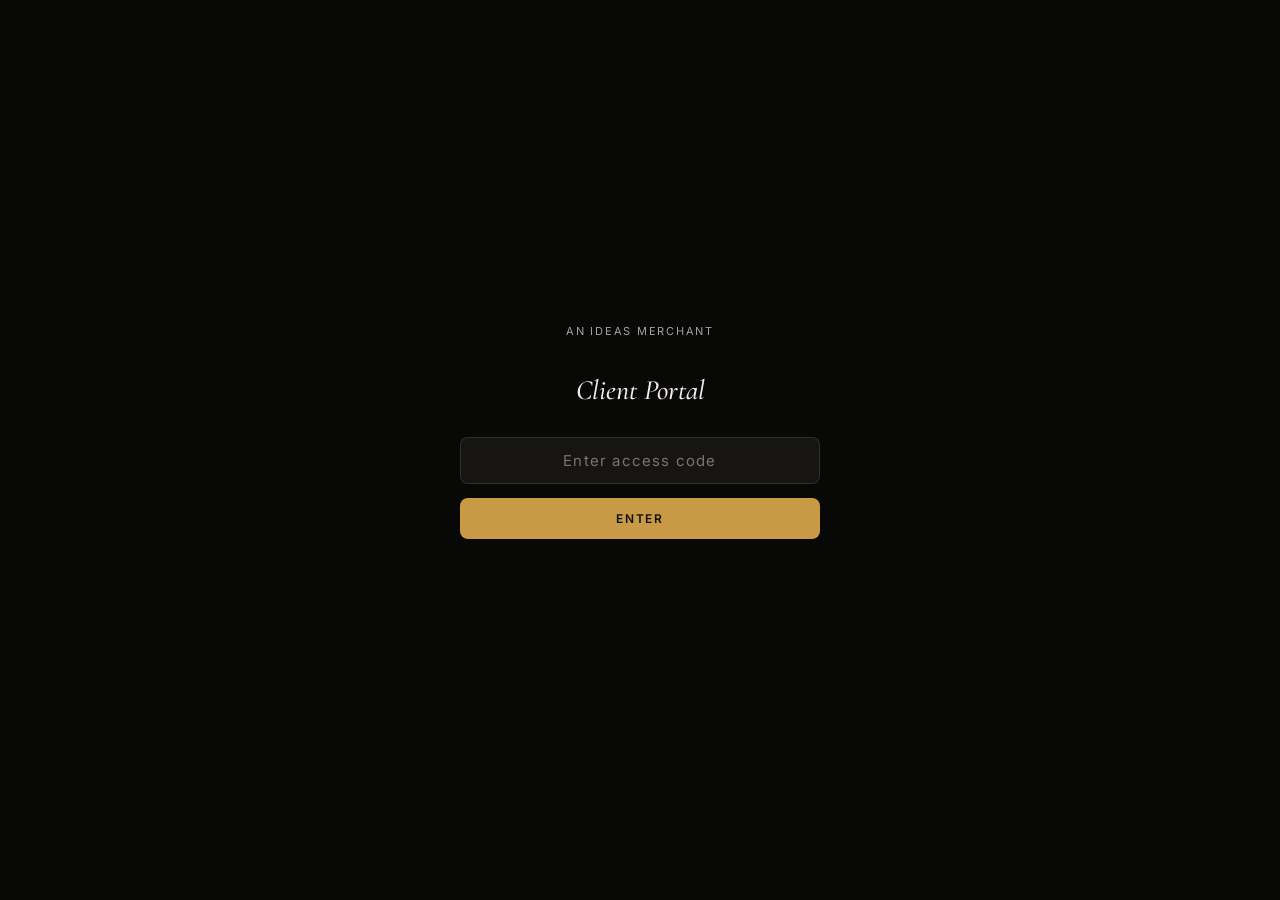
<file: simone/index.html>
<!DOCTYPE html>
<html lang="en">
<head>
<meta charset="utf-8">
<meta name="viewport" content="width=device-width, initial-scale=1">
<meta name="color-scheme" content="light dark">
<script>
  (function () {
    var t = 'light';
    try { var s = localStorage.getItem('aim-theme'); if (s === 'light' || s === 'dark') t = s; } catch (e) {}
    document.documentElement.setAttribute('data-theme', t);
  })();
</script>
<title>Simone · Client Portal · An Ideas Merchant</title>
<link rel="stylesheet" href="../../styles.css">
<style>
  :root { --maxw: 1360px; }
  * { box-sizing: border-box; }
  body { background: var(--color-bg); color: var(--color-text); font-family: var(--font-body); margin: 0; -webkit-font-smoothing: antialiased; }
  a { color: var(--aim-gold); }
  a:hover { color: var(--aim-gold-light); }
  .display { font-family: var(--font-display); }
  html { transition: background-color var(--dur-slow) var(--ease-out); }
  [data-theme="light"] {
    --aim-black: #F4EFE6; --aim-charcoal: #E9E0D1; --aim-surface: #E6DCCB;
    --aim-muted: #6D6258; --aim-ivory: #14120F; --aim-gold: #9A6B28; --aim-gold-light: #C99A45;
    --aim-hairline-ivory: rgba(17,16,14,0.13); --aim-hairline-ivory-strong: rgba(17,16,14,0.24);
  }
  [data-theme="light"] .mono-logo { filter: invert(1) grayscale(1) brightness(0.16); }
  /* Gate always renders in the dark palette, regardless of the app theme */
  [data-theme="light"] #gate {
    --aim-black: #080807; --aim-charcoal: #11100E; --aim-surface: #171512;
    --aim-muted: #A9A099; --aim-ivory: #F4EFE6; --aim-gold: #C99A45; --aim-gold-light: #E2BE72;
    --color-border: rgba(244,239,230,0.12); --color-accent-wash: rgba(201,154,69,0.16); --color-on-accent: #11100E;
  }

  /* ---- Password gate ---- */
  #gate { position: fixed; inset: 0; background: var(--aim-black); z-index: 100; display: flex; align-items: center; justify-content: center; }
  #gate.hidden { display: none; }
  .gate-card { width: min(360px, 86vw); text-align: center; }
  .gate-card .word { font-size: 11px; letter-spacing: var(--tracking-meta); text-transform: uppercase; color: var(--aim-muted); margin: 0 0 28px; }
  .gate-card h1 { font-family: var(--font-display); font-style: italic; font-weight: 500; font-size: 28px; color: var(--aim-ivory); margin: 0 0 24px; }
  .gate-card input { width: 100%; background: var(--aim-surface); border: 1px solid var(--color-border); color: var(--aim-ivory); font-family: var(--font-body); font-size: 15px; padding: 13px 16px; border-radius: var(--radius-sm); outline: none; text-align: center; letter-spacing: 0.08em; }
  .gate-card input:focus { border-color: var(--aim-gold); }
  .gate-card button { margin-top: 14px; width: 100%; background: var(--aim-gold); color: var(--color-on-accent); border: none; font-family: var(--font-body); font-size: 12px; font-weight: 600; letter-spacing: var(--tracking-meta); text-transform: uppercase; padding: 13px; border-radius: var(--radius-sm); cursor: pointer; transition: background var(--dur) var(--ease-out); }
  .gate-card button:hover { background: var(--aim-gold-light); }
  .gate-card .err { color: #c96a5a; font-size: 12px; margin-top: 12px; height: 14px; opacity: 0; transition: opacity var(--dur) var(--ease-out); }
  .gate-card .err.show { opacity: 1; }
  .gate-card .shake { animation: shake 0.4s var(--ease-out); }
  @keyframes shake { 20%,60% { transform: translateX(-6px); } 40%,80% { transform: translateX(6px); } }

  /* ---- App shell ---- */
  #app { display: none; }
  #app.on { display: grid; grid-template-columns: 232px 1fr; min-height: 100vh; }
  aside { border-right: 1px solid var(--color-border); padding: 28px 22px; display: flex; flex-direction: column; gap: 40px; position: sticky; top: 0; height: 100vh; }
  .brand-lockup { display: flex; align-items: center; gap: 11px; }
  .brand-lockup .full { font-size: 10px; letter-spacing: var(--tracking-meta); text-transform: uppercase; color: var(--aim-muted); line-height: 1.3; }
  .nav-chevron { display: none; width: 12px; height: 12px; color: var(--aim-muted); transition: transform var(--dur) var(--ease-out); flex: none; }
  nav.tabs { display: flex; flex-direction: column; gap: 4px; flex: 1; }
  nav.tabs button { display: flex; align-items: center; gap: 12px; background: none; border: none; color: var(--aim-muted); font-family: var(--font-body); font-size: 13px; font-weight: 500; letter-spacing: 0.03em; padding: 11px 12px; border-radius: var(--radius-sm); cursor: pointer; text-align: left; transition: background var(--dur) var(--ease-out), color var(--dur) var(--ease-out); }
  nav.tabs button:hover { color: var(--aim-ivory); background: var(--color-surface); }
  nav.tabs button.active { color: var(--aim-ivory); background: var(--color-accent-wash); }
  nav.tabs button .dot { width: 6px; height: 6px; border-radius: 50%; background: var(--aim-gold); opacity: 0; }
  nav.tabs button.active .dot { opacity: 1; }
  .sidebar-foot { border-top: 1px solid var(--color-border); padding-top: 16px; }
  .sidebar-foot .client { font-size: 12px; color: var(--aim-ivory); margin: 0 0 4px; }
  .sidebar-foot button { background: none; border: none; color: var(--aim-muted); font-size: 11px; letter-spacing: var(--tracking-meta); text-transform: uppercase; cursor: pointer; padding: 0; }
  .sidebar-foot button:hover { color: var(--aim-gold); }
  .theme-toggle { background: none; border: 1px solid var(--aim-hairline-ivory-strong); color: var(--aim-muted); width: 34px; height: 34px; border-radius: 50%; cursor: pointer; display: inline-flex; align-items: center; justify-content: center; flex: none; transition: color var(--dur) var(--ease-out), border-color var(--dur) var(--ease-out); }
  .theme-toggle:hover { color: var(--aim-ivory); border-color: var(--aim-ivory); }
  .theme-toggle svg { width: 16px; height: 16px; display: block; }
  .theme-toggle .i-moon { display: none; }
  .theme-toggle .i-sun { display: block; }
  [data-theme="light"] .theme-toggle .i-moon { display: block; }
  [data-theme="light"] .theme-toggle .i-sun { display: none; }

  main { padding: 44px clamp(24px, 3.5vw, 56px) 80px; max-width: 1180px; }
  .view { display: none; }
  .view.active { display: block; }

  /* ---- Dashboard ---- */
  .greet-kicker { font-size: 11px; letter-spacing: var(--tracking-meta); text-transform: uppercase; color: var(--aim-muted); margin: 0; }
  .greet-name { font-family: var(--font-display); font-weight: 600; letter-spacing: -0.02em; font-size: clamp(32px, 4vw, 46px); margin: 6px 0 22px; color: var(--aim-ivory); }
  .chip-row { display: flex; gap: 12px; flex-wrap: wrap; margin-bottom: 40px; align-items: stretch; }
  .chip { border: 1px solid var(--color-border); border-radius: var(--radius-sm); padding: 10px 18px; }
  .countdown-chip { border: 1px solid var(--color-border); border-radius: var(--radius-sm); padding: 14px 22px; display: flex; align-items: baseline; gap: 12px; background: var(--color-accent-wash); }
  .countdown-chip .num { font-family: var(--font-display); font-weight: 600; font-size: 40px; line-height: 1; color: var(--aim-gold); }
  .countdown-chip .lbl2 { font-size: 11px; letter-spacing: var(--tracking-meta); text-transform: uppercase; color: var(--aim-muted); }
  .countdown-chip .lbl2 span { display: block; color: var(--aim-ivory); font-size: 13px; letter-spacing: 0; text-transform: none; margin-top: 2px; }
  .chip .lbl { display: block; font-size: 10px; letter-spacing: var(--tracking-meta); text-transform: uppercase; color: var(--aim-gold); margin-bottom: 3px; }
  .chip .val { font-size: 14px; color: var(--aim-ivory); white-space: nowrap; }

  .dash-grid { display: grid; grid-template-columns: 1.3fr 1fr; gap: 20px; align-items: start; }
  .panel { background: var(--color-surface); border: 1px solid var(--color-border); border-radius: var(--radius); padding: 26px 28px; }
  .panel h3 { font-size: 11px; letter-spacing: var(--tracking-meta); text-transform: uppercase; color: var(--aim-muted); margin: 0 0 20px; }

  .tp-row { display: flex; align-items: center; gap: 16px; padding: 14px 0; border-top: 1px solid var(--color-border); }
  .tp-row:first-of-type { border-top: none; }
  .tp-num { font-family: var(--font-display); font-size: 18px; color: var(--aim-muted); width: 22px; }
  .tp-row.done .tp-num, .tp-row.current .tp-num { color: var(--aim-gold); }
  .tp-key { font-size: 13px; letter-spacing: 0.08em; text-transform: uppercase; color: var(--aim-ivory); flex: 1; }
  .tp-row.locked .tp-key { color: var(--aim-muted); }
  .tp-status { font-size: 10px; letter-spacing: var(--tracking-meta); text-transform: uppercase; color: var(--aim-muted); }
  .tp-row.done .tp-status { color: var(--aim-gold); }
  .tp-row.current .tp-status { color: var(--aim-ivory); }

  .ms-row { display: flex; justify-content: space-between; align-items: baseline; padding: 13px 0; border-top: 1px solid var(--color-border); }
  .ms-row:first-of-type { border-top: none; }
  .ms-row .lbl { font-size: 14px; color: var(--aim-ivory); }
  .ms-row .date { font-family: var(--font-display); font-style: italic; font-size: 14px; color: var(--aim-gold); }

  .origin-panel { margin-bottom: 20px; }
  .origin-panel .north { font-family: var(--font-display); font-style: italic; font-size: clamp(18px,1.8vw,21px); line-height: 1.5; color: var(--aim-ivory); margin: 0 0 22px; }
  .origin-panel .tension-lbl { font-size: 10px; letter-spacing: var(--tracking-meta); text-transform: uppercase; color: var(--aim-muted); margin: 0 0 8px; }
  .origin-panel .tension { font-size: 14px; line-height: 1.7; color: var(--aim-muted); margin: 0 0 20px; max-width: 74ch; }
  .origin-panel .own-words { border-left: 2px solid var(--aim-gold); padding-left: 16px; font-family: var(--font-display); font-style: italic; font-size: 16px; color: var(--aim-gold); margin: 0; }
  .origin-status { display: inline-block; font-size: 10px; letter-spacing: var(--tracking-meta); text-transform: uppercase; color: var(--aim-gold); background: var(--color-accent-wash); padding: 5px 12px; border-radius: var(--radius-pill); margin-bottom: 18px; }

  /* ---- Media Vault ---- */
  .vault-head { display: flex; justify-content: space-between; align-items: center; margin-bottom: 30px; flex-wrap: wrap; gap: 14px; }
  .vault-head h2 { font-family: var(--font-display); font-weight: 600; letter-spacing: -0.02em; font-size: 28px; margin: 0; }
  .vault-tiles { display: grid; grid-template-columns: repeat(2, minmax(220px, 1fr)); gap: 18px; max-width: 700px; }
  .vault-tile { position: relative; aspect-ratio: 9/13; border-radius: var(--radius); overflow: hidden; cursor: pointer; border: 1px solid var(--color-border); transition: border-color var(--dur) var(--ease-out); }
  .vault-tile:hover { border-color: var(--aim-gold); }
  .vault-tile img { position: absolute; inset: 0; width: 100%; height: 100%; object-fit: cover; opacity: 0; transition: opacity 60ms linear; }
  .vault-tile img.on { opacity: 1; }
  .vault-tile::after { content: ""; position: absolute; inset: 0; background: linear-gradient(0deg, rgba(0,0,0,0.75), rgba(0,0,0,0.1) 50%); }
  .vault-tile .vt-text { position: absolute; left: 20px; bottom: 18px; right: 20px; z-index: 1; }
  .vault-tile h3 { font-family: var(--font-display); font-weight: 600; letter-spacing: -0.02em; font-size: clamp(20px,2.2vw,26px); color: #F4EFE6; margin: 0; }
  .vault-tile .vt-meta { font-size: 11px; letter-spacing: 0.06em; text-transform: uppercase; color: rgba(244,239,230,0.75); margin: 6px 0 0; }
  .vault-tile .vt-hint { position: absolute; top: 14px; right: 16px; z-index: 1; font-size: 10px; letter-spacing: 0.06em; text-transform: uppercase; color: rgba(244,239,230,0.75); }
  .group-title { font-size: 11px; letter-spacing: var(--tracking-meta); text-transform: uppercase; color: var(--aim-muted); }
  .vault-back { display: inline-flex; align-items: center; gap: 8px; background: none; border: none; color: var(--aim-muted); font-size: 12px; letter-spacing: 0.06em; text-transform: uppercase; cursor: pointer; padding: 0; margin-bottom: 22px; }
  .vault-back:hover { color: var(--aim-gold); }
  .clip-grid { display: grid; grid-template-columns: repeat(auto-fill, minmax(150px, 1fr)); gap: 14px; }
  .clip-wrap { display: flex; flex-direction: column; gap: 8px; }
  .clip-card { position: relative; aspect-ratio: 9/16; border-radius: var(--radius-sm); overflow: hidden; background: var(--color-surface); cursor: pointer; border: 1px solid var(--color-border); }
  .clip-card img { position: absolute; inset: 0; width: 100%; height: 100%; object-fit: cover; opacity: 0; transition: opacity 60ms linear; }
  .clip-card img.on { opacity: 1; }
  .clip-meta { display: flex; align-items: center; justify-content: space-between; gap: 8px; }
  .clip-dur { font-size: 11px; color: var(--aim-muted); }
  .lut-btn { background: none; border: 1px solid var(--color-border); color: var(--aim-muted); font-size: 10px; letter-spacing: 0.06em; text-transform: uppercase; padding: 4px 9px; border-radius: var(--radius-pill); cursor: pointer; }
  .lut-btn.is-applied { border-color: var(--aim-gold); color: var(--aim-gold); }
  .clip-card .play { position: absolute; top: 9px; left: 9px; width: 22px; height: 22px; border-radius: 50%; background: rgba(0,0,0,0.45); display: flex; align-items: center; justify-content: center; opacity: 0; transition: opacity var(--dur) var(--ease-out); }
  .clip-card .dl-btn { position: absolute; top: 9px; right: 9px; width: 22px; height: 22px; border-radius: 50%; background: rgba(0,0,0,0.45); border: none; display: flex; align-items: center; justify-content: center; opacity: 0; cursor: pointer; transition: opacity var(--dur) var(--ease-out); }
  .clip-card:hover .dl-btn { opacity: 1; }
  .clip-card .dl-btn svg { width: 11px; height: 11px; stroke: #F4EFE6; }
  .clip-card:hover .play { opacity: 1; }
  .clip-card .play svg { width: 9px; height: 9px; fill: #F4EFE6; }
  .clip-card .add-btn { position: absolute; bottom: 8px; left: 9px; font-size: 9px; letter-spacing: 0.06em; text-transform: uppercase; color: #F4EFE6; background: rgba(0,0,0,0.5); border: none; padding: 4px 8px; border-radius: 4px; cursor: pointer; opacity: 0; transition: opacity var(--dur) var(--ease-out); }
  .clip-card:hover .add-btn { opacity: 1; }
  .clip-card .add-btn.added { opacity: 1; background: var(--aim-gold); color: var(--color-on-accent); }

  /* ---- Content Queue ---- */
  .queue-strip { display: flex; gap: 12px; overflow-x: auto; padding-bottom: 16px; margin-bottom: 34px; }
  .queue-strip .clip-wrap { width: 92px; flex: 0 0 auto; }
  .queue-strip .clip-card { aspect-ratio: 9/16; }
  .grid9 { display: grid; grid-template-columns: repeat(3, 1fr); gap: 14px; max-width: 560px; }
  .slot { aspect-ratio: 1; border: 1.5px dashed var(--color-border); border-radius: var(--radius-sm); position: relative; overflow: hidden; display: flex; align-items: center; justify-content: center; background: var(--color-surface); }
  .slot.filled { border-style: solid; }
  .slot img { position: absolute; inset: 0; width: 100%; height: 100%; object-fit: cover; }
  .slot .empty-lbl { font-size: 10px; letter-spacing: 0.06em; text-transform: uppercase; color: var(--aim-muted); text-align: center; padding: 8px; }
  .slot.dragover { border-color: var(--aim-gold); }
  .slot .clear { position: absolute; top: 4px; right: 4px; width: 18px; height: 18px; border-radius: 50%; background: rgba(0,0,0,0.55); color: var(--aim-ivory); border: none; font-size: 11px; cursor: pointer; display: none; }
  .slot.filled:hover .clear { display: block; }

  /* ---- Editor placeholder ---- */
  .editor-shell { border: 1px solid var(--color-border); border-radius: var(--radius); padding: 48px; text-align: center; }
  .editor-shell .lock { width: 34px; height: 34px; margin: 0 auto 20px; opacity: 0.5; }
  .editor-shell h3 { font-family: var(--font-display); font-weight: 600; letter-spacing: -0.02em; font-size: 24px; margin: 0 0 10px; }
  .editor-shell p { color: var(--aim-muted); font-size: 14px; max-width: 42ch; margin: 0 auto 30px; line-height: 1.6; }
  .editor-mock { max-width: 420px; margin: 0 auto; opacity: 0.4; pointer-events: none; }
  .editor-mock .bar { height: 6px; background: var(--color-track); border-radius: 3px; margin-bottom: 18px; position: relative; }
  .editor-mock .bar::after { content: ""; position: absolute; left: 0; top: 0; bottom: 0; width: 38%; background: var(--aim-gold); border-radius: 3px; }
  .export-row { display: flex; gap: 10px; justify-content: center; }
  .export-row button { flex: 1; background: var(--color-surface); border: 1px solid var(--color-border); color: var(--aim-muted); font-size: 11px; letter-spacing: 0.08em; text-transform: uppercase; padding: 10px; border-radius: var(--radius-sm); }

  /* ---- Lightbox ---- */
  #lightbox { position: fixed; inset: 0; background: rgba(0,0,0,0.88); z-index: 90; display: flex; align-items: center; justify-content: center; padding: 40px; }
  #lightbox.hidden { display: none; }
  #lightbox-box { position: relative; max-width: 90vw; max-height: 86vh; cursor: crosshair; }
  #lightbox-box img { display: block; max-width: 90vw; max-height: 86vh; object-fit: contain; border-radius: var(--radius-sm); }
  #lightbox-cap { text-align: center; margin-top: 14px; font-size: 12px; color: rgba(244,239,230,0.7); letter-spacing: 0.04em; }
  .lightbox-close { position: absolute; top: -14px; right: -14px; width: 32px; height: 32px; border-radius: 50%; background: var(--aim-ivory); color: var(--aim-black); border: none; font-size: 18px; cursor: pointer; display: flex; align-items: center; justify-content: center; }
  .lightbox-nav { position: fixed; top: 50%; transform: translateY(-50%); width: 44px; height: 44px; border-radius: 50%; background: rgba(255,255,255,0.08); border: 1px solid rgba(244,239,230,0.25); color: #F4EFE6; cursor: pointer; display: flex; align-items: center; justify-content: center; z-index: 91; }
  .lightbox-nav:hover { background: rgba(255,255,255,0.18); }
  .lightbox-nav svg { width: 18px; height: 18px; }
  #lightbox-prev { left: 24px; }
  #lightbox-next { right: 24px; }
  .lightbox-actions { display: flex; align-items: center; justify-content: center; gap: 10px; margin-top: 10px; }
  .lightbox-actions button { background: rgba(255,255,255,0.08); border: 1px solid rgba(244,239,230,0.25); color: #F4EFE6; font-size: 11px; letter-spacing: 0.06em; text-transform: uppercase; padding: 7px 14px; border-radius: var(--radius-pill); cursor: pointer; display: inline-flex; align-items: center; gap: 6px; }
  .lightbox-actions button:hover { background: rgba(255,255,255,0.18); }
  .lightbox-actions button.is-applied { border-color: var(--aim-gold); color: var(--aim-gold); }
  .lightbox-actions svg { width: 12px; height: 12px; }

  /* ---- Strategy Doc ---- */
  .strat-section { padding-bottom: 44px; margin-bottom: 44px; border-bottom: 1px solid var(--color-border); }
  .kicker-lbl { font-size: 11px; letter-spacing: var(--tracking-meta); text-transform: uppercase; color: var(--aim-gold); margin: 0 0 8px; }
  .strat-h2 { font-family: var(--font-display); font-weight: 600; letter-spacing: -0.02em; font-size: clamp(24px,2.8vw,34px); margin: 0 0 18px; }
  .strat-lead { font-size: 15px; line-height: 1.7; color: var(--aim-muted); max-width: 62ch; margin: 0 0 18px; }
  .chip-wrap { display: flex; flex-wrap: wrap; gap: 8px; }
  .chip-tag { display: inline-flex; align-items: center; border: 1px solid var(--color-border); border-radius: var(--radius-pill); padding: 6px 13px; font-size: 12px; color: var(--aim-muted); }
  .tp-stage-layout { display: grid; grid-template-columns: 240px 1fr; gap: 16px; align-items: start; }
  @media (max-width: 800px) { .tp-stage-layout { grid-template-columns: 1fr; } }
  .tp-rail { display: grid; gap: 6px; }
  .tp-rail button { all: unset; cursor: pointer; box-sizing: border-box; display: flex; align-items: center; justify-content: space-between; gap: 10px; min-height: 48px; border: 1px solid var(--color-border); border-radius: var(--radius-sm); padding: 0 14px; color: var(--aim-muted); font: 500 13px/1 var(--font-body); }
  .tp-rail button[aria-current="true"] { border-color: var(--aim-gold); color: var(--aim-ivory); background: var(--color-accent-wash); }
  .tp-rail button .n { font-family: var(--font-display); font-size: 15px; color: var(--aim-gold); }
  .tp-fig { width: 76px; height: 62px; flex: none; }
  .tp-fig .diagram { display: block; width: 100%; height: 100%; background-color: var(--aim-ivory); opacity: 0.55; -webkit-mask-repeat: no-repeat; mask-repeat: no-repeat; -webkit-mask-position: center; mask-position: center; -webkit-mask-size: contain; mask-size: contain; }
  .tp-fig.is-active .diagram { opacity: 1; }
  .tp-panel-head { display: flex; justify-content: space-between; align-items: flex-start; gap: 14px; }
  .tp-panel-status { display: inline-flex; align-items: center; font-size: 10px; letter-spacing: var(--tracking-meta); text-transform: uppercase; color: var(--aim-gold); background: var(--color-accent-wash); padding: 5px 12px; border-radius: var(--radius-pill); margin-top: 10px; }
  .tp-panel-head .tp-stage-name { font-family: var(--font-display); font-weight: 600; letter-spacing: -0.01em; text-transform: none; font-size: 24px; color: var(--aim-ivory); margin: 6px 0 0; }
  .tp-field { margin-top: 18px; }
  .tp-field .k { font-size: 10px; letter-spacing: var(--tracking-meta); text-transform: uppercase; color: var(--aim-muted); margin-bottom: 6px; }
  .tp-field .v { font-size: 14px; line-height: 1.7; color: var(--aim-muted); }
  .tp-out { margin-top: 20px; padding-top: 16px; border-top: 1px solid var(--color-border); display: flex; align-items: baseline; gap: 10px; }
  .tp-out .val { font-family: var(--font-display); font-style: italic; font-size: 17px; color: var(--aim-gold); }
  .pillar-grid { display: grid; grid-template-columns: repeat(auto-fill, minmax(200px,1fr)); gap: 14px; }
  .pillar-card { border: 1px solid var(--color-border); border-radius: var(--radius); padding: 20px; background: var(--color-surface); }
  .pillar-card h3 { font-family: var(--font-display); font-weight: 600; letter-spacing: -0.02em; font-size: 18px; margin: 0 0 8px; }
  .pillar-card p { font-size: 13px; color: var(--aim-muted); line-height: 1.6; margin: 0; }
  .pillar-card .pc-chev { display: none; width: 12px; height: 12px; color: var(--aim-muted); flex: none; transition: transform var(--dur) var(--ease-out); }
  .cal-grid { display: grid; grid-template-columns: repeat(7,1fr); gap: 4px; max-width: 320px; margin-bottom: 12px; }
  .cal-cell { aspect-ratio: 1; border-radius: 2px; background: var(--color-track); }
  .cal-cell.has-shoot { background: var(--aim-gold); }
  .cal-cell.is-competition { background: transparent; border: 1.5px solid var(--aim-gold); }
  .cal-cell.is-today { outline: 2px solid var(--aim-ivory); outline-offset: 1px; }
  .cal-legend { display: flex; gap: 20px; flex-wrap: wrap; }
  .cal-item { display: inline-flex; align-items: center; gap: 6px; font-size: 12px; color: var(--aim-muted); }
  .cal-item .sw { width: 10px; height: 10px; border-radius: 2px; display: inline-block; }
  .action-grid { display: grid; grid-template-columns: repeat(3,1fr); gap: 14px; }
  @media (max-width: 800px) { .action-grid { grid-template-columns: 1fr; } }
  .strat-ul { margin: 8px 0 0; padding-left: 16px; color: var(--aim-muted); font-size: 13px; display: grid; gap: 8px; }
  .insight-entry { border-left: 2px solid var(--aim-gold); padding-left: 16px; margin-bottom: 24px; }
  .insight-tag { display: inline-block; font-size: 10px; letter-spacing: 0.08em; text-transform: uppercase; color: var(--aim-gold); border: 1px solid var(--color-accent-wash); border-radius: var(--radius-pill); padding: 2px 10px; margin-bottom: 8px; }
  .insight-entry p.obs { color: var(--aim-ivory); font-size: 14px; margin: 0; }
  .insight-entry p.sug { color: var(--aim-muted); font-size: 13px; margin: 8px 0 0; }
  .insight-entry p.date { color: var(--aim-muted); font-size: 11px; margin: 8px 0 0; }

  /* ---- Action stack ---- */
  .stack-card { background: var(--color-surface); border: 1px solid var(--color-border); border-radius: var(--radius); overflow: hidden; }
  .stack-card + .stack-card { margin-top: 10px; }
  .stack-card.peek { cursor: pointer; }
  .stack-card .sc-head { padding: 16px 22px; display: flex; align-items: center; justify-content: space-between; gap: 12px; }
  .stack-card .sc-head h4 { font-family: var(--font-display); font-weight: 600; letter-spacing: -0.01em; font-size: 16px; margin: 0; color: var(--aim-ivory); }
  .stack-card.peek .sc-head { opacity: 0.62; transition: opacity var(--dur) var(--ease-out), transform var(--dur) var(--ease-out); }
  .stack-card.peek:hover .sc-head { opacity: 1; transform: translateX(4px); }
  .stack-card .sc-body { padding: 0 22px 22px; font-size: 13px; color: var(--aim-muted); line-height: 1.7; }
  .stack-card .sc-body p { margin: 0 0 8px; }
  .stack-card .sc-body p:last-child { margin-bottom: 0; }
  .stack-card.peek .sc-body { display: none; }
  .stack-card .sc-hint { font-size: 10px; letter-spacing: var(--tracking-meta); text-transform: uppercase; color: var(--aim-muted); flex: none; }

  /* ---- Target Practice rail status ---- */
  .tp-rail-status { display: block; font-size: 9px; letter-spacing: 0.06em; text-transform: uppercase; color: var(--aim-muted); margin-top: 2px; }
  .tp-rail button[aria-current="true"] .tp-rail-status { color: var(--aim-gold); }

  /* ---- Documentation window (expandable) ---- */
  .doc-toggle-hint { font-size: 10px; letter-spacing: 0.04em; color: var(--aim-gold); margin-top: 2px; }
  .doc-window { overflow: hidden; max-height: 0; transition: max-height var(--dur-slow) var(--ease-out); margin-bottom: 0; }
  .doc-window.open { max-height: 900px; margin-bottom: 40px; }
  .doc-window-inner { border: 1px solid var(--color-border); border-radius: var(--radius); padding: 26px 28px; background: var(--color-surface); }

  /* ---- Content Queue ---- */
  .queue-lead { color: var(--aim-muted); font-size: 13px; max-width: 60ch; margin: -16px 0 30px; }
  .queue-layout { display: grid; grid-template-columns: 1.5fr 1fr; gap: 30px; align-items: start; }
  .week-grid { display: grid; grid-template-columns: repeat(7, 1fr); gap: 10px; }
  .day-slot { border: 1.5px dashed var(--color-border); border-radius: var(--radius-sm); background: var(--color-surface); display: flex; flex-direction: column; min-height: 168px; overflow: hidden; position: relative; }
  .day-slot.filled { border-style: solid; }
  .day-slot.dragover { border-color: var(--aim-gold); }
  .day-slot .day-hd { padding: 8px 10px; font-size: 10px; letter-spacing: 0.06em; text-transform: uppercase; color: var(--aim-muted); border-bottom: 1px solid var(--color-border); }
  .day-slot .day-body { flex: 1; position: relative; display: flex; align-items: center; justify-content: center; }
  .day-slot img { position: absolute; inset: 0; width: 100%; height: 100%; object-fit: cover; }
  .day-slot .empty-lbl { font-size: 10px; letter-spacing: 0.06em; text-transform: uppercase; color: var(--aim-muted); text-align: center; padding: 8px; }
  .day-slot .clip-label { position: absolute; left: 0; right: 0; bottom: 0; padding: 6px 8px; font-size: 10px; color: #F4EFE6; background: linear-gradient(0deg, rgba(0,0,0,0.75), transparent); }
  .day-slot .clear { position: absolute; top: 6px; right: 6px; width: 18px; height: 18px; border-radius: 50%; background: rgba(0,0,0,0.55); color: #F4EFE6; border: none; font-size: 11px; cursor: pointer; display: none; }
  .day-slot.filled:hover .clear { display: block; }
  .opp-card { border-left: 2px solid var(--aim-gold); padding-left: 14px; margin-bottom: 22px; }
  .opp-card .date { font-size: 10px; letter-spacing: 0.08em; text-transform: uppercase; color: var(--aim-gold); }
  .opp-card h4 { font-family: var(--font-display); font-weight: 600; letter-spacing: -0.01em; font-size: 15px; margin: 4px 0 4px; color: var(--aim-ivory); }
  .opp-card p { font-size: 13px; color: var(--aim-muted); margin: 0; line-height: 1.6; }
  .vault-add-btn { position: absolute; bottom: 9px; right: 9px; width: 22px; height: 22px; border-radius: 50%; background: rgba(0,0,0,0.45); border: none; display: flex; align-items: center; justify-content: center; opacity: 0; cursor: pointer; transition: opacity var(--dur) var(--ease-out), background var(--dur) var(--ease-out); }
  .clip-card:hover .vault-add-btn { opacity: 1; }
  .vault-add-btn:hover { background: var(--aim-gold); }
  .vault-add-btn svg { width: 11px; height: 11px; stroke: #F4EFE6; }
  .toast { position: fixed; bottom: 28px; left: 50%; transform: translateX(-50%) translateY(10px); background: var(--aim-ivory); color: var(--aim-black); font-size: 12px; letter-spacing: 0.02em; padding: 10px 20px; border-radius: var(--radius-pill); opacity: 0; pointer-events: none; transition: opacity var(--dur) var(--ease-out), transform var(--dur) var(--ease-out); z-index: 95; }
  .toast.show { opacity: 1; transform: translateX(-50%) translateY(0); }

  @media (max-width: 900px) {
    .queue-layout { grid-template-columns: 1fr; }
    .week-grid { grid-template-columns: repeat(auto-fit, minmax(100px,1fr)); }
  }

  @media (max-width: 760px) {
    #app.on { grid-template-columns: 1fr; }
    aside { position: static; height: auto; flex-direction: row; flex-wrap: wrap; align-items: center; padding: 14px 16px; gap: 16px; }
    .brand-lockup { flex: none; cursor: pointer; }
    .nav-chevron { display: block; }
    aside.nav-open .nav-chevron { transform: rotate(180deg); }
    nav.tabs { display: none; flex-direction: column; gap: 2px; flex-basis: 100%; order: 3; border-top: 1px solid var(--color-border); padding-top: 12px; margin-top: 2px; }
    aside.nav-open nav.tabs { display: flex; }
    nav.tabs button { padding: 11px 12px; }
    .sidebar-foot { display: flex; align-items: center; gap: 10px; flex: none; border-top: none; padding-top: 0; margin-left: auto; order: 2; }
    .sidebar-foot .client { display: none; }
    main { padding: 28px 18px 60px; }
    .dash-grid, .action-grid, .pillar-grid { grid-template-columns: 1fr; }
    .pillar-card { cursor: pointer; }
    .pillar-card .pc-head { display: flex; align-items: center; justify-content: space-between; gap: 10px; }
    .pillar-card .pc-chev { display: block; }
    .pillar-card.open .pc-chev { transform: rotate(180deg); }
    .pillar-card p { display: none; margin-top: 10px; }
    .pillar-card.open p { display: block; }
    .tp-stage-layout { grid-template-columns: 1fr; }
    .vault-tiles { grid-template-columns: 1fr; max-width: 100%; }
    .clip-grid { grid-template-columns: repeat(auto-fill, minmax(120px,1fr)); }
    #lightbox { padding: 20px; }
    .lightbox-nav { width: 38px; height: 38px; }
    #lightbox-prev { left: 8px; } #lightbox-next { right: 8px; }
  }
</style>
</head>
<body>

<div id="gate">
  <div class="gate-card">
    <p class="word">An Ideas Merchant</p>
    <h1>Client Portal</h1>
    <input id="gate-pw" type="password" placeholder="Enter access code" autocomplete="off">
    <button id="gate-submit">Enter</button>
    <p class="err" id="gate-err">That code isn't right. Try again.</p>
  </div>
</div>

<div id="app">
  <aside>
    <div class="brand-lockup" id="brand-toggle">
      <img class="mono-logo" src="../../assets/logos/aim-monogram-ivory.png" alt="An Ideas Merchant" style="height:34px;width:auto;display:block">
      <span class="full">Client Portal</span>
      <svg class="nav-chevron" viewBox="0 0 24 24" fill="none" stroke="currentColor" stroke-width="2" stroke-linecap="round" stroke-linejoin="round"><path d="M6 9l6 6 6-6"/></svg>
    </div>
    <nav class="tabs">
      <button data-view="dashboard" class="active"><span class="dot"></span>Dashboard</button>
      <button data-view="vault"><span class="dot"></span>Media Vault</button>
      <button data-view="queue"><span class="dot"></span>Content Queue</button>
      <button data-view="editor"><span class="dot"></span>Reel Editor</button>
    </nav>
    <div class="sidebar-foot">
      <p class="client" id="foot-client">Simone</p>
      <div style="display:flex;align-items:center;justify-content:space-between;gap:10px;">
        <button id="logout-btn">Log out</button>
        <button class="theme-toggle" type="button" aria-label="Toggle light and dark theme" title="Toggle theme">
          <svg class="i-sun" viewBox="0 0 24 24" fill="none" stroke="currentColor" stroke-width="1.6" stroke-linecap="round"><circle cx="12" cy="12" r="4.2"></circle><path d="M12 2.4v2.6M12 19v2.6M4.6 4.6l1.8 1.8M17.6 17.6l1.8 1.8M2.4 12h2.6M19 12h2.6M4.6 19.4l1.8-1.8M17.6 6.4l1.8-1.8"></path></svg>
          <svg class="i-moon" viewBox="0 0 24 24" fill="currentColor"><path d="M20 14.5A8 8 0 0 1 9.5 4a8 8 0 1 0 10.5 10.5z"></path></svg>
        </button>
      </div>
    </div>
  </aside>

  <main>
    <section class="view active" id="view-dashboard">
      <p class="greet-kicker">Hey there</p>
      <h1 class="greet-name" id="greet-name">Simone.</h1>
      <div class="chip-row">
        <div class="chip"><span class="lbl">Active phase</span><span class="val" id="chip-phase"></span></div>
        <button type="button" class="countdown-chip" id="countdown-toggle" style="cursor:pointer;border:1px solid var(--color-border);text-align:left;font:inherit;">
          <span class="num" id="countdown-num"></span>
          <span class="lbl2">Days to go<span id="countdown-sub"></span><span class="doc-toggle-hint">Click to see the documentation window &darr;</span></span>
        </button>
      </div>

      <div class="doc-window" id="doc-window">
        <div class="doc-window-inner">
          <p class="kicker-lbl">Documentation Window</p>
          <h2 class="strat-h2" id="doc-window-range" style="font-size:22px;"></h2>
          <p class="strat-lead" style="font-size:13px;" id="doc-window-note"></p>
          <div class="cal-grid" id="doc-calendar"></div>
          <div class="cal-legend" style="margin-bottom:26px;">
            <span class="cal-item"><span class="sw" style="background:var(--aim-gold);"></span>Shoot day</span>
            <span class="cal-item"><span class="sw" style="background:transparent;border:1.5px solid var(--aim-gold);"></span>Auckland IFBB</span>
            <span class="cal-item"><span class="sw" style="background:var(--color-track);outline:2px solid var(--aim-ivory);"></span>Today</span>
          </div>
          <p class="tension-lbl">What's coming up</p>
          <div id="doc-milestones"></div>
        </div>
      </div>

      <div class="panel origin-panel">
        <span class="origin-status" id="origin-status"></span>
        <p class="tension-lbl">Working brand proposition</p>
        <p class="north" id="origin-proposition"></p>
        <p class="tension-lbl">Core Tension Statement, draft</p>
        <p class="tension" id="origin-tension"></p>
        <p class="own-words" id="origin-quote"></p>
      </div>

      <p class="kicker-lbl" style="margin-top:40px;">Immediate Actions</p>
      <h2 class="strat-h2">Right now.</h2>
      <div class="stack" id="action-stack" style="margin-bottom:44px;"></div>

      <p class="kicker-lbl">Target Practice</p>
      <h2 class="strat-h2">The five-stage framework.</h2>
      <div class="tp-stage-layout" style="margin-bottom:44px;">
        <nav class="tp-rail" id="strat-rail"></nav>
        <article class="panel" id="strat-panel"></article>
      </div>

      <p class="kicker-lbl">Content Pillars</p>
      <h2 class="strat-h2">What I'm making.</h2>
      <div class="pillar-grid" id="strat-pillars"></div>
    </section>

    <section class="view" id="view-vault">
      <div class="vault-head">
        <h2>Media Vault</h2>
      </div>
      <p style="color:var(--aim-muted);font-size:13px;max-width:56ch;margin:-16px 0 30px;" id="vault-hint">Move your cursor across a shoot day to preview it. Click to open the clips inside.</p>
      <div id="vault-groups"></div>
    </section>

    <section class="view" id="view-queue">
      <div class="vault-head"><h2>Content Queue</h2></div>
      <p class="queue-lead">Plan this week's posts from your vault, then look further ahead at what's worth capturing next.</p>
      <div class="queue-layout">
        <div>
          <p class="kicker-lbl">This week</p>
          <div class="week-grid" id="week-grid"></div>
        </div>
        <div>
          <p class="kicker-lbl">Coming up</p>
          <div id="opp-list"></div>
        </div>
      </div>
    </section>

    <section class="view" id="view-editor">
      <div class="editor-shell">
        <svg class="lock" viewBox="0 0 24 24" fill="none" stroke="var(--aim-gold)" stroke-width="1.4"><rect x="5" y="11" width="14" height="9" rx="1.5"/><path d="M8 11V7a4 4 0 0 1 8 0v4"/></svg>
        <h3>Reel Editor</h3>
        <p>Coming soon. Trim, sequence and caption clips from your vault, then export a 15, 30 or 60 second reel straight to your socials, no other app required.</p>
        <div class="editor-mock">
          <div class="bar"></div>
          <div class="export-row">
            <button>15s</button><button>30s</button><button>60s</button>
          </div>
        </div>
      </div>
    </section>

    <section class="view" id="view-strategy" style="display:none;"></section>
  </main>
</div>

<div class="toast" id="toast"></div>

<div id="lightbox" class="hidden">
  <button class="lightbox-nav" id="lightbox-prev"><svg viewBox="0 0 24 24" fill="none" stroke="currentColor" stroke-width="2" stroke-linecap="round" stroke-linejoin="round"><path d="M15 18l-6-6 6-6"/></svg></button>
  <button class="lightbox-nav" id="lightbox-next"><svg viewBox="0 0 24 24" fill="none" stroke="currentColor" stroke-width="2" stroke-linecap="round" stroke-linejoin="round"><path d="M9 18l6-6-6-6"/></svg></button>
  <div id="lightbox-box">
    <button class="lightbox-close">×</button>
    <img id="lightbox-img">
    <p id="lightbox-cap"></p>
    <div class="lightbox-actions">
      <button id="lightbox-lut">Apply LUT</button>
      <button id="lightbox-dl"><svg viewBox="0 0 24 24" fill="none" stroke="currentColor" stroke-width="2" stroke-linecap="round" stroke-linejoin="round"><path d="M12 3v12"/><path d="M7 10l5 5 5-5"/><path d="M5 21h14"/></svg>Download</button>
    </div>
  </div>
</div>

<script src="vault/clip-data.js"></script>
<script>
(function(){
  const CLIENT = window.AIM_CLIENT, GROUPS = window.AIM_CLIP_GROUPS, GRADES = window.AIM_GRADES;
  const lightbox = document.getElementById('lightbox');
  const lightboxImg = document.getElementById('lightbox-img');
  const lightboxBox = document.getElementById('lightbox-box');
  const lightboxCap = document.getElementById('lightbox-cap');
  const lightboxLut = document.getElementById('lightbox-lut');
  const lightboxDl = document.getElementById('lightbox-dl');
  const lightboxPrev = document.getElementById('lightbox-prev');
  const lightboxNext = document.getElementById('lightbox-next');
  let lbList = [], lbIndex = 0, lbGradeIdx = 0;
  function renderLightbox(){
    const clip = lbList[lbIndex];
    lightboxImg.src = clip.frames[0];
    lightboxImg.style.filter = GRADES[lbGradeIdx].filter;
    lightboxCap.textContent = clip.frames.length > 1 ? 'Move your cursor to scrub' : (clip.dur || '');
    lightboxLut.textContent = lbGradeIdx === 0 ? 'Apply LUT' : GRADES[lbGradeIdx].label;
    lightboxLut.classList.toggle('is-applied', lbGradeIdx !== 0);
    lightboxBox.onmousemove = clip.frames.length > 1 ? (e => {
      const r = lightboxBox.getBoundingClientRect();
      const pct = Math.min(0.999, Math.max(0, (e.clientX - r.left) / r.width));
      lightboxImg.src = clip.frames[Math.floor(pct * clip.frames.length)];
      lightboxImg.style.filter = GRADES[lbGradeIdx].filter;
    }) : null;
    const showNav = lbList.length > 1;
    lightboxPrev.style.display = showNav ? 'flex' : 'none';
    lightboxNext.style.display = showNav ? 'flex' : 'none';
  }
  function openLightbox(list, idx){
    lbList = list; lbIndex = idx; lbGradeIdx = 0;
    renderLightbox();
    lightbox.classList.remove('hidden');
  }
  function closeLightbox(){ lightbox.classList.add('hidden'); }
  lightboxLut.addEventListener('click', () => { lbGradeIdx = (lbGradeIdx + 1) % GRADES.length; renderLightbox(); });
  lightboxDl.addEventListener('click', () => {
    const clip = lbList[lbIndex];
    const src = clip.video || clip.frames[0];
    const a = document.createElement('a');
    a.href = src; a.download = src.split('/').pop();
    document.body.appendChild(a); a.click(); a.remove();
  });
  lightboxPrev.addEventListener('click', () => { lbIndex = (lbIndex - 1 + lbList.length) % lbList.length; lbGradeIdx = 0; renderLightbox(); });
  lightboxNext.addEventListener('click', () => { lbIndex = (lbIndex + 1) % lbList.length; lbGradeIdx = 0; renderLightbox(); });
  lightbox.addEventListener('click', e => { if (e.target === lightbox) closeLightbox(); });
  lightbox.querySelector('.lightbox-close').addEventListener('click', closeLightbox);
  document.addEventListener('keydown', e => {
    if (lightbox.classList.contains('hidden')) return;
    if (e.key === 'Escape') closeLightbox();
    if (e.key === 'ArrowLeft') lightboxPrev.click();
    if (e.key === 'ArrowRight') lightboxNext.click();
  });
  const gate = document.getElementById('gate'), app = document.getElementById('app');
  const SESSION_KEY = 'aim-client-' + CLIENT.slug + '-auth';

  function enterApp(){ gate.classList.add('hidden'); app.classList.add('on'); }
  if (sessionStorage.getItem(SESSION_KEY) === '1') enterApp();

  document.getElementById('gate-submit').addEventListener('click', tryEnter);
  document.getElementById('gate-pw').addEventListener('keydown', e => { if (e.key === 'Enter') tryEnter(); });
  function tryEnter(){
    const val = document.getElementById('gate-pw').value.trim();
    if (val.toLowerCase() === CLIENT.password.toLowerCase()) {
      sessionStorage.setItem(SESSION_KEY, '1');
      enterApp();
    } else {
      const card = document.querySelector('.gate-card'), err = document.getElementById('gate-err');
      err.classList.add('show'); card.classList.remove('shake'); void card.offsetWidth; card.classList.add('shake');
    }
  }
  document.getElementById('logout-btn').addEventListener('click', () => {
    sessionStorage.removeItem(SESSION_KEY);
    location.reload();
  });
  var tt = document.querySelector('.theme-toggle');
  if (tt) tt.addEventListener('click', function () {
    var cur = document.documentElement.getAttribute('data-theme') === 'light' ? 'light' : 'dark';
    var next = cur === 'light' ? 'dark' : 'light';
    document.documentElement.setAttribute('data-theme', next);
    try { localStorage.setItem('aim-theme', next); } catch (e) {}
  });

  // Nav
  document.getElementById('brand-toggle').addEventListener('click', () => {
    document.querySelector('aside').classList.toggle('nav-open');
  });
  document.querySelectorAll('nav.tabs button').forEach(btn => {
    btn.addEventListener('click', () => {
      document.querySelectorAll('nav.tabs button').forEach(b => b.classList.remove('active'));
      document.querySelectorAll('.view').forEach(v => v.classList.remove('active'));
      btn.classList.add('active');
      document.getElementById('view-' + btn.dataset.view).classList.add('active');
      document.querySelector('aside').classList.remove('nav-open');
    });
  });

  // Dashboard fill
  document.getElementById('greet-name').textContent = CLIENT.name + '.';
  document.getElementById('foot-client').textContent = CLIENT.name;
  document.getElementById('chip-phase').textContent = CLIENT.phase;
  (function(){
    const target = new Date(CLIENT.countdown.dateISO + 'T00:00:00');
    const today = new Date(); today.setHours(0,0,0,0);
    const days = Math.round((target - today) / 86400000);
    document.getElementById('countdown-num').textContent = days >= 0 ? days : 0;
    document.getElementById('countdown-sub').textContent = (days >= 0 ? ' to ' : ' since ') + CLIENT.countdown.label + ', ' + CLIENT.countdown.date;
  })();
  const S = window.AIM_STRATEGY;
  document.getElementById('origin-status').textContent = CLIENT.targetPractice[0].note;
  document.getElementById('origin-proposition').textContent = '"' + CLIENT.origin.proposition + '"';
  document.getElementById('origin-tension').textContent = CLIENT.origin.coreTension;
  document.getElementById('origin-quote').textContent = '"' + CLIENT.origin.quote + '"';

  // Documentation window: collapsed by default, toggled from the countdown chip
  const docWindow = document.getElementById('doc-window');
  document.getElementById('countdown-toggle').addEventListener('click', () => docWindow.classList.toggle('open'));
  document.getElementById('doc-window-range').textContent = new Date(S.window.start+'T00:00:00').toLocaleDateString('en-NZ',{day:'numeric',month:'short'}) + ' to ' + new Date(S.window.end+'T00:00:00').toLocaleDateString('en-NZ',{day:'numeric',month:'short'}) + '.';
  document.getElementById('doc-window-note').textContent = S.window.note;
  document.getElementById('doc-milestones').innerHTML = CLIENT.milestones.map(m => `
    <div class="ms-row"><span class="lbl">${m.label}<br><span style="color:var(--aim-muted);font-size:12px;">${m.idea}</span></span><span class="date">${m.date}</span></div>`).join('');
  (function(){
    const start = new Date(S.window.start+'T00:00:00'), end = new Date(S.window.end+'T00:00:00');
    const today = new Date(); today.setHours(0,0,0,0);
    const shootSet = new Set(S.window.shootDates);
    const totalDays = Math.round((end-start)/86400000)+1;
    let cells = '';
    for (let i=0;i<totalDays;i++){
      const d = new Date(start.getTime()+i*86400000);
      const iso = d.toISOString().slice(0,10);
      let cls = 'cal-cell';
      if (iso === S.window.competitionDate) cls += ' is-competition';
      else if (shootSet.has(iso)) cls += ' has-shoot';
      if (d.getTime() === today.getTime()) cls += ' is-today';
      cells += `<div class="${cls}" title="${d.toLocaleDateString('en-NZ',{day:'numeric',month:'short'})}"></div>`;
    }
    document.getElementById('doc-calendar').innerHTML = cells;
  })();

  // Immediate Actions stack: top card is fully open, the rest peek behind it, click promotes
  const actionCards = [
    { title: 'Now', body: '<ul class="strat-ul" style="margin:0;">' + S.actions.now.map(a => `<li>${a}</li>`).join('') + '</ul>' },
    { title: 'Next meeting \u00b7 ' + S.actions.nextTopic, body: `<p>${S.actions.nextOutcome}</p>` },
    { title: 'Before Auckland IFBB', body: `<p>${S.actions.beforeIfbb}</p>` }
  ];
  let stackOrder = [0,1,2];
  function renderStack(){
    const el = document.getElementById('action-stack');
    el.innerHTML = stackOrder.map((ci,pos) => {
      const c = actionCards[ci];
      return `<div class="stack-card ${pos===0?'active':'peek'}" data-ci="${ci}"><div class="sc-head"><h4>${c.title}</h4>${pos===0?'':'<span class="sc-hint">Click to open</span>'}</div><div class="sc-body">${c.body}</div></div>`;
    }).join('');
    el.querySelectorAll('.stack-card.peek').forEach(card => {
      card.addEventListener('click', () => {
        const ci = +card.dataset.ci;
        stackOrder = [ci, ...stackOrder.filter(x => x !== ci)];
        renderStack();
      });
    });
  }
  renderStack();

  // Target Practice five-stage framework
  function tpStageBody(s){
    let out = `<div class="tp-panel-head"><div><p class="kicker-lbl">Stage ${s.num} \u00b7 ${s.role}</p><h3 class="tp-stage-name">${s.name}</h3><span class="tp-panel-status">${s.statusLabel}</span></div><div class="tp-fig${s.status==='current'?' is-active':''}"><span class="diagram" style="-webkit-mask-image:url('${s.figure}');mask-image:url('${s.figure}')"></span></div></div>`;
    if (s.whatWeKnow) out += `<div class="tp-field"><div class="k">What we know</div><div class="v">${s.whatWeKnow}</div></div>`;
    if (s.decisions) out += `<div class="tp-field"><div class="k">Decisions</div><div class="v">${s.decisions}</div></div>`;
    if (s.why) out += `<div class="tp-field"><div class="k">Why this matters</div><div class="v">${s.why}</div></div>`;
    out += `<div class="tp-out"><span style="color:var(--aim-gold);">\u2192</span><span><span class="k" style="display:block;font-size:10px;letter-spacing:.16em;text-transform:uppercase;color:var(--aim-muted);">Output</span><span class="val" style="${s.status==='locked'?'color:var(--aim-muted);font-style:normal;':''}">${s.status==='locked' ? 'Not unlocked yet' : s.output}</span></span></div>`;
    return out;
  }
  const stratRail = document.getElementById('strat-rail'), stratPanel = document.getElementById('strat-panel');
  S.targetPractice.forEach((s,i) => {
    const btn = document.createElement('button');
    btn.setAttribute('aria-current', i===0 ? 'true' : 'false');
    btn.innerHTML = `<span><span>${s.name}</span><span class="tp-rail-status">${s.status==='done'?'Complete':s.status==='current'?'In progress':'Locked'}</span></span><span class="n">${s.num}</span>`;
    btn.addEventListener('click', () => {
      stratRail.querySelectorAll('button').forEach(b => b.setAttribute('aria-current','false'));
      btn.setAttribute('aria-current','true');
      stratPanel.innerHTML = tpStageBody(s);
    });
    stratRail.appendChild(btn);
  });
  stratPanel.innerHTML = tpStageBody(S.targetPractice[0]);

  document.getElementById('strat-pillars').innerHTML = S.pillars.map((p,i) => `<div class="pillar-card${i===0?' open':''}"><div class="pc-head"><h3>${p.name}</h3><svg class="pc-chev" viewBox="0 0 24 24" fill="none" stroke="currentColor" stroke-width="2" stroke-linecap="round" stroke-linejoin="round"><path d="M6 9l6 6 6-6"/></svg></div><p>${p.body}</p></div>`).join('');
  document.querySelectorAll('.pillar-card').forEach(card => card.querySelector('.pc-head').addEventListener('click', () => card.classList.toggle('open')));

  // Build a clip card (frames array; mouse-x scrubs). Each card cycles
  // its own LUT preview independent of every other card.
  function buildCard(clip, small, list, idx, groupTitle){
    const wrap = document.createElement('div');
    wrap.className = 'clip-wrap';
    const card = document.createElement('div');
    card.className = 'clip-card';
    card.innerHTML = clip.frames.map((f,i) => `<img src="${f}" class="${i===0?'on':''}">`).join('')
      + `<span class="play"><svg viewBox="0 0 10 10"><polygon points="0,0 10,5 0,10"/></svg></span>`
      + (small ? '' : `<button class="dl-btn" title="Download"><svg viewBox="0 0 24 24" fill="none" stroke-width="2" stroke-linecap="round" stroke-linejoin="round"><path d="M12 3v12"/><path d="M7 10l5 5 5-5"/><path d="M5 21h14"/></svg></button><button class="vault-add-btn" title="Add to Content Queue"><svg viewBox="0 0 24 24" fill="none" stroke-width="2" stroke-linecap="round" stroke-linejoin="round"><path d="M12 5v14M5 12h14"/></svg></button>`);
    const imgs = card.querySelectorAll('img');
    card.addEventListener('mousemove', e => {
      const r = card.getBoundingClientRect();
      const pct = Math.min(0.999, Math.max(0, (e.clientX - r.left) / r.width));
      const idx = Math.floor(pct * imgs.length);
      imgs.forEach((im,i) => im.classList.toggle('on', i === idx));
    });
    card.addEventListener('mouseleave', () => imgs.forEach((im,i) => im.classList.toggle('on', i===0)));
    card.draggable = true;
    card.addEventListener('dragstart', e => e.dataTransfer.setData('text/plain', JSON.stringify(Object.assign({}, clip, { _label: (groupTitle || 'Vault') + (typeof idx === 'number' ? ' \u00b7 clip ' + (idx+1) : '') }))));
    card.addEventListener('click', () => openLightbox(list || [clip], idx || 0));
    wrap.appendChild(card);
    if (!small) {
      const addBtn = card.querySelector('.vault-add-btn');
      addBtn.addEventListener('click', e => {
        e.stopPropagation();
        assignToNextDay(clip, (groupTitle || 'Vault') + (typeof idx === 'number' ? ' \u00b7 clip ' + (idx+1) : ''));
      });
      card.querySelector('.dl-btn').addEventListener('click', e => {
        e.stopPropagation();
        const src = clip.video || clip.frames[0];
        const a = document.createElement('a');
        a.href = src;
        a.download = src.split('/').pop();
        document.body.appendChild(a); a.click(); a.remove();
      });
      const meta = document.createElement('div');
      meta.className = 'clip-meta';
      meta.innerHTML = `<span class="clip-dur">${clip.dur}</span><button class="lut-btn">Apply LUT</button>`;
      const lutBtn = meta.querySelector('.lut-btn');
      let gradeIdx = 0;
      lutBtn.addEventListener('click', () => {
        gradeIdx = (gradeIdx + 1) % GRADES.length;
        const g = GRADES[gradeIdx];
        imgs.forEach(im => im.style.filter = g.filter);
        lutBtn.textContent = gradeIdx === 0 ? 'Apply LUT' : g.label;
        lutBtn.classList.toggle('is-applied', gradeIdx !== 0);
      });
      wrap.appendChild(meta);
    }
    return wrap;
  }

  // Group title card: scrub across every clip in the group for a quick look
  function buildTile(group, onOpen){
    const allFrames = group.clips.flatMap(c => c.frames);
    const tile = document.createElement('div');
    tile.className = 'vault-tile';
    tile.innerHTML = allFrames.map((f,i) => `<img src="${f}" class="${i===0?'on':''}">`).join('')
      + `<span class="vt-hint">Scrub to preview</span>`
      + `<div class="vt-text"><h3>${group.title}</h3><p class="vt-meta">${group.location} \u00b7 ${group.date} \u00b7 ${group.clips.length} clips</p></div>`;
    const imgs = tile.querySelectorAll('img');
    tile.addEventListener('mousemove', e => {
      const r = tile.getBoundingClientRect();
      const pct = Math.min(0.999, Math.max(0, (e.clientX - r.left) / r.width));
      const idx = Math.floor(pct * imgs.length);
      imgs.forEach((im,i) => im.classList.toggle('on', i === idx));
    });
    tile.addEventListener('mouseleave', () => imgs.forEach((im,i) => im.classList.toggle('on', i===0)));
    tile.addEventListener('click', () => onOpen(group));
    return tile;
  }

  // Vault: overview shows one tile per shoot day, click opens its clip grid
  const vaultGroups = document.getElementById('vault-groups');
  const vaultHint = document.getElementById('vault-hint');
  function showVaultOverview(){
    vaultHint.textContent = 'Move your cursor across a shoot day to preview it. Click to open the clips inside.';
    vaultGroups.innerHTML = '';
    const tiles = document.createElement('div');
    tiles.className = 'vault-tiles';
    GROUPS.forEach(group => tiles.appendChild(buildTile(group, showVaultDetail)));
    vaultGroups.appendChild(tiles);
  }
  function showVaultDetail(group){
    vaultHint.textContent = 'Move your cursor across a clip to scrub through it.';
    vaultGroups.innerHTML = '';
    const back = document.createElement('button');
    back.className = 'vault-back';
    back.textContent = '\u2190 All shoot days';
    back.addEventListener('click', showVaultOverview);
    vaultGroups.appendChild(back);
    const h = document.createElement('p'); h.className = 'group-title'; h.style.margin = '0 0 16px'; h.textContent = group.title + ' \u00b7 ' + group.location + ' \u00b7 ' + group.date;
    vaultGroups.appendChild(h);
    const grid = document.createElement('div'); grid.className = 'clip-grid';
    group.clips.forEach((clip, idx) => grid.appendChild(buildCard(clip, false, group.clips, idx, group.title)));
    vaultGroups.appendChild(grid);
  }
  showVaultOverview();

  // Content Queue: this week's planner + upcoming opportunities
  function showToast(msg){
    const t = document.getElementById('toast');
    t.textContent = msg; t.classList.add('show');
    clearTimeout(showToast._tm);
    showToast._tm = setTimeout(() => t.classList.remove('show'), 1800);
  }
  const WEEKDAY = ['Sun','Mon','Tue','Wed','Thu','Fri','Sat'];
  function fillDaySlot(slot, clip, label){
    slot.classList.add('filled');
    slot.querySelector('.day-body').innerHTML = `<img src="${clip.frames[0]}"><span class="clip-label">${label}</span><button class="clear">\u00d7</button>`;
    slot.querySelector('.clear').addEventListener('click', ev => {
      ev.stopPropagation(); slot.classList.remove('filled');
      slot.querySelector('.day-body').innerHTML = `<span class="empty-lbl">Drop clip</span>`;
    });
  }
  function assignToNextDay(clip, label){
    const slots = Array.from(document.querySelectorAll('.day-slot'));
    const open = slots.find(s => !s.classList.contains('filled'));
    if (!open) { showToast('This week is full \u2014 clear a day first'); return; }
    fillDaySlot(open, clip, label);
    showToast('Added to ' + open.dataset.label);
  }
  const weekGrid = document.getElementById('week-grid');
  for (let i = 0; i < 7; i++) {
    const d = new Date(); d.setHours(0,0,0,0); d.setDate(d.getDate() + i);
    const label = WEEKDAY[d.getDay()] + ' ' + d.getDate() + '/' + (d.getMonth()+1);
    const slot = document.createElement('div');
    slot.className = 'day-slot';
    slot.dataset.label = label;
    slot.innerHTML = `<div class="day-hd">${label}</div><div class="day-body"><span class="empty-lbl">Drop clip</span></div>`;
    slot.addEventListener('dragover', e => { e.preventDefault(); slot.classList.add('dragover'); });
    slot.addEventListener('dragleave', () => slot.classList.remove('dragover'));
    slot.addEventListener('drop', e => {
      e.preventDefault(); slot.classList.remove('dragover');
      const clip = JSON.parse(e.dataTransfer.getData('text/plain'));
      fillDaySlot(slot, clip, clip._label || 'Vault clip');
    });
    weekGrid.appendChild(slot);
  }
  document.getElementById('opp-list').innerHTML = CLIENT.milestones.map(m => `
    <div class="opp-card"><span class="date">${m.date}</span><h4>${m.label}</h4><p>${m.idea}</p></div>`).join('');
})();
</script>
</body>
</html>
</file>
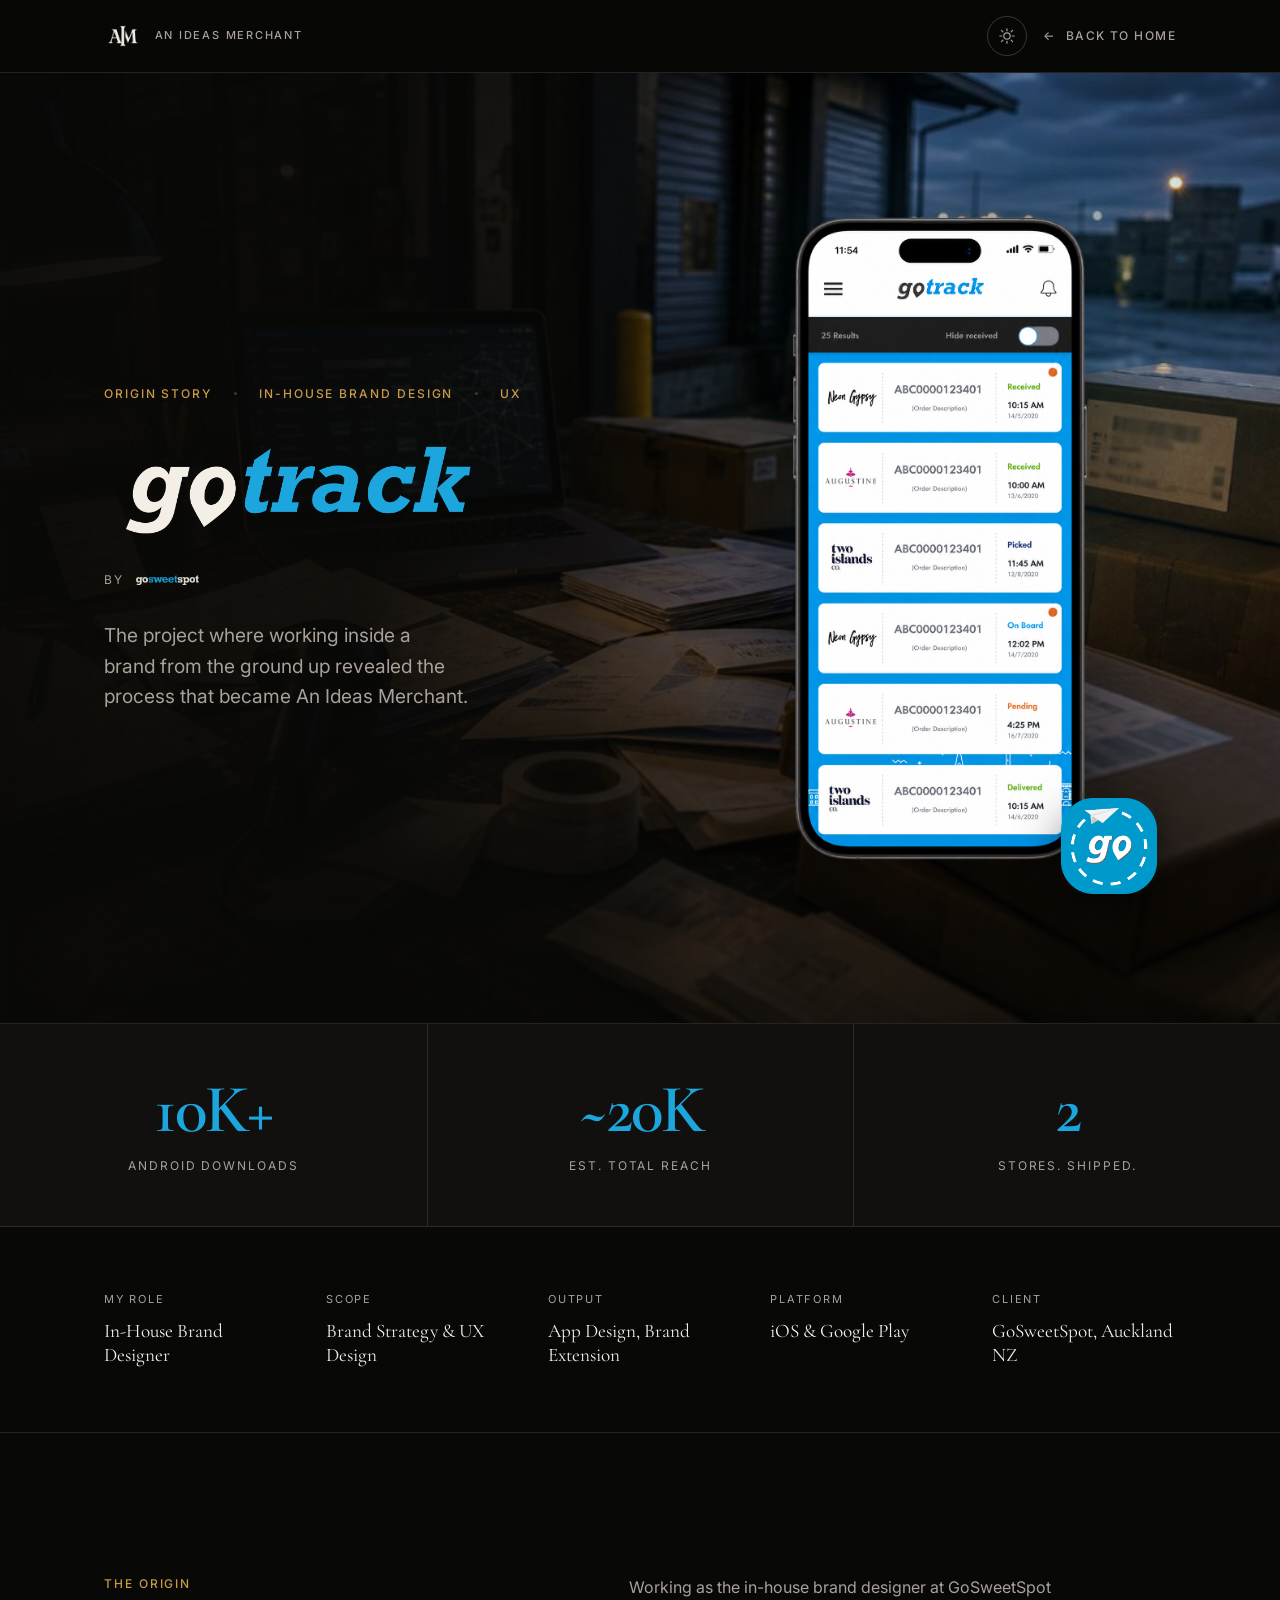
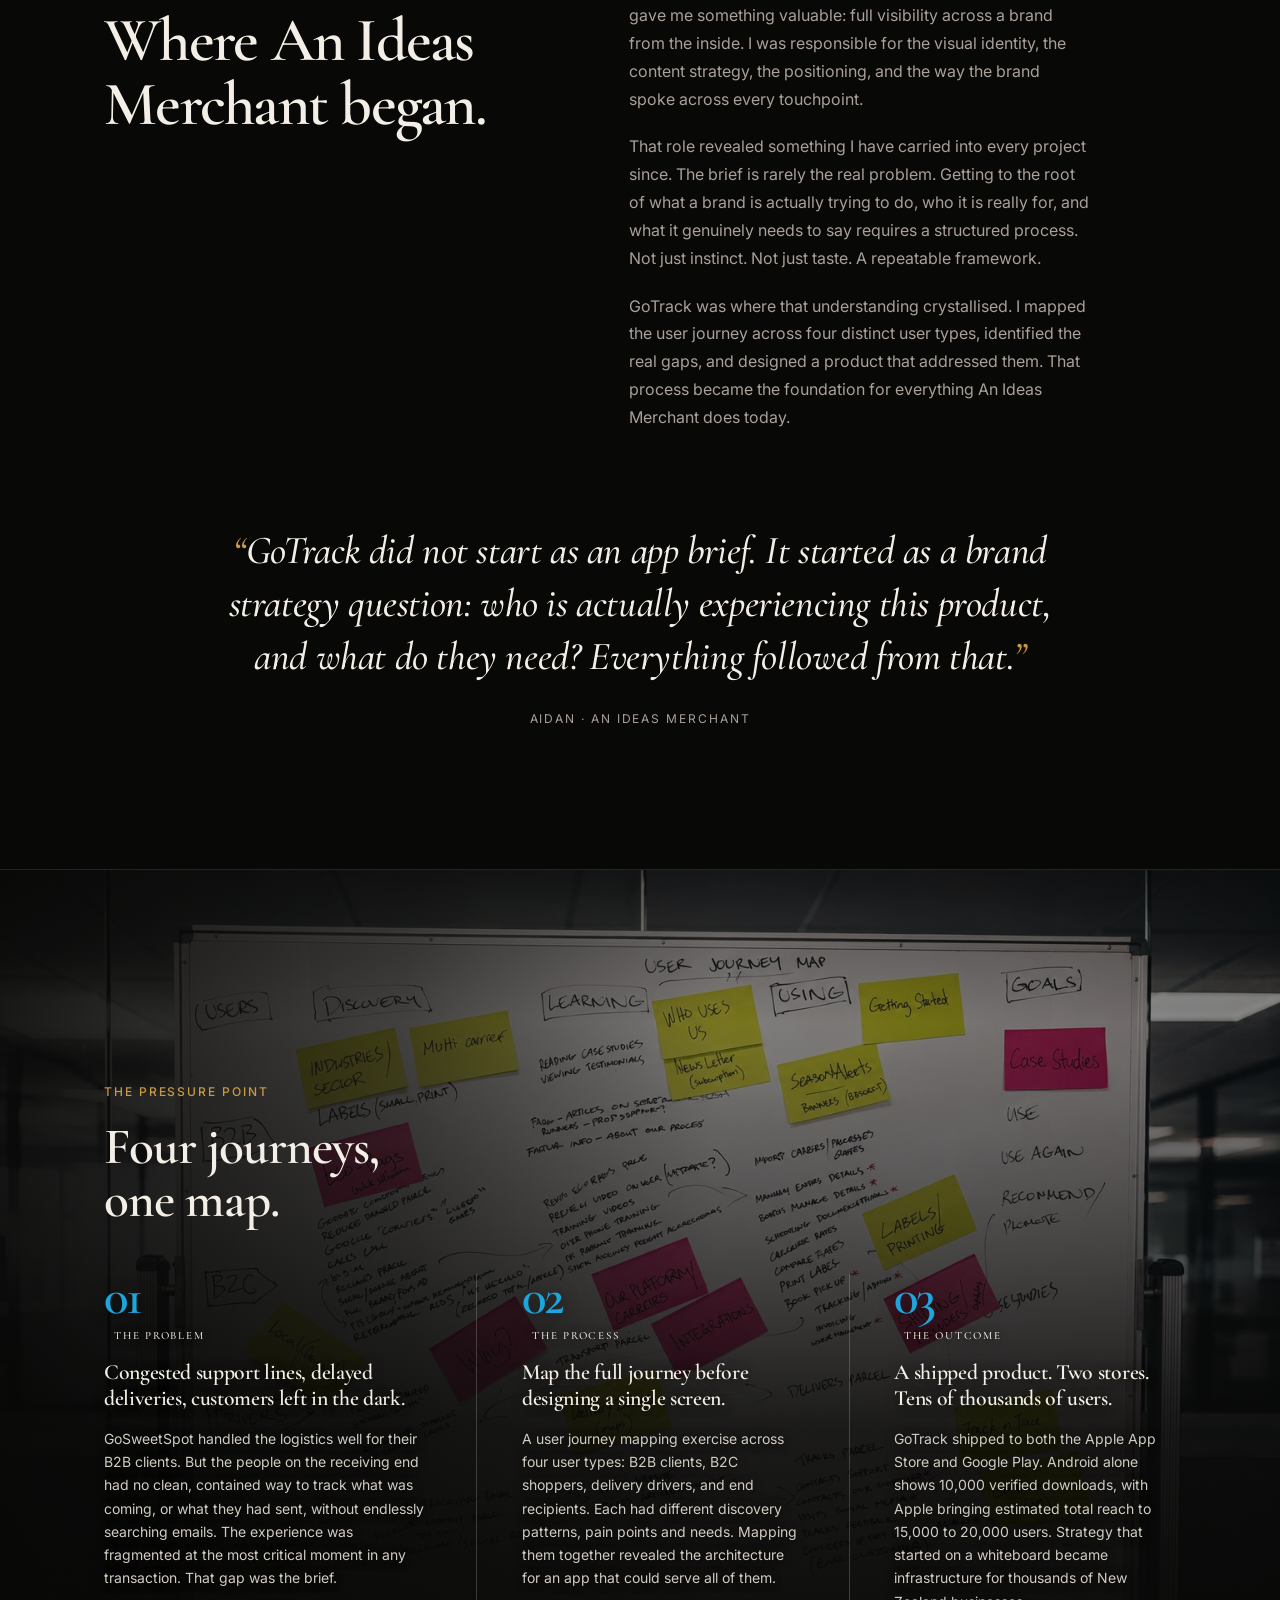
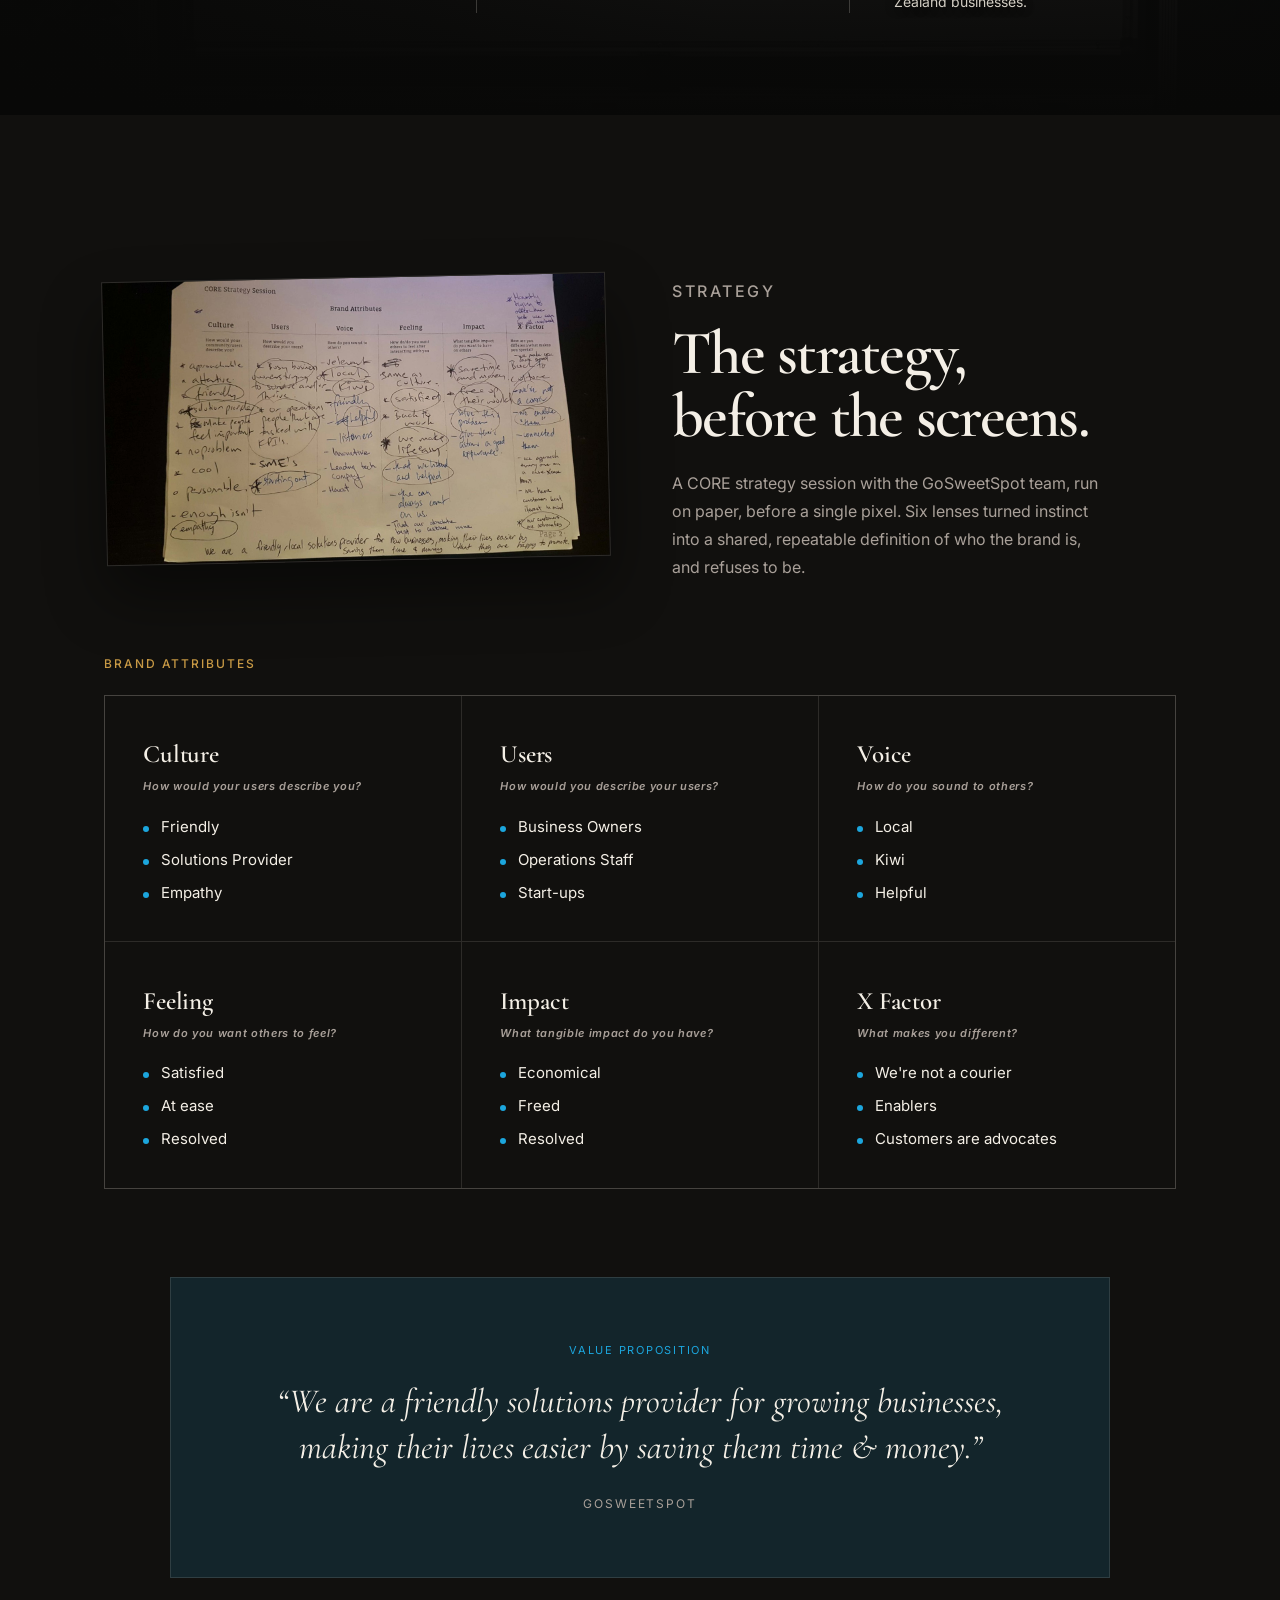
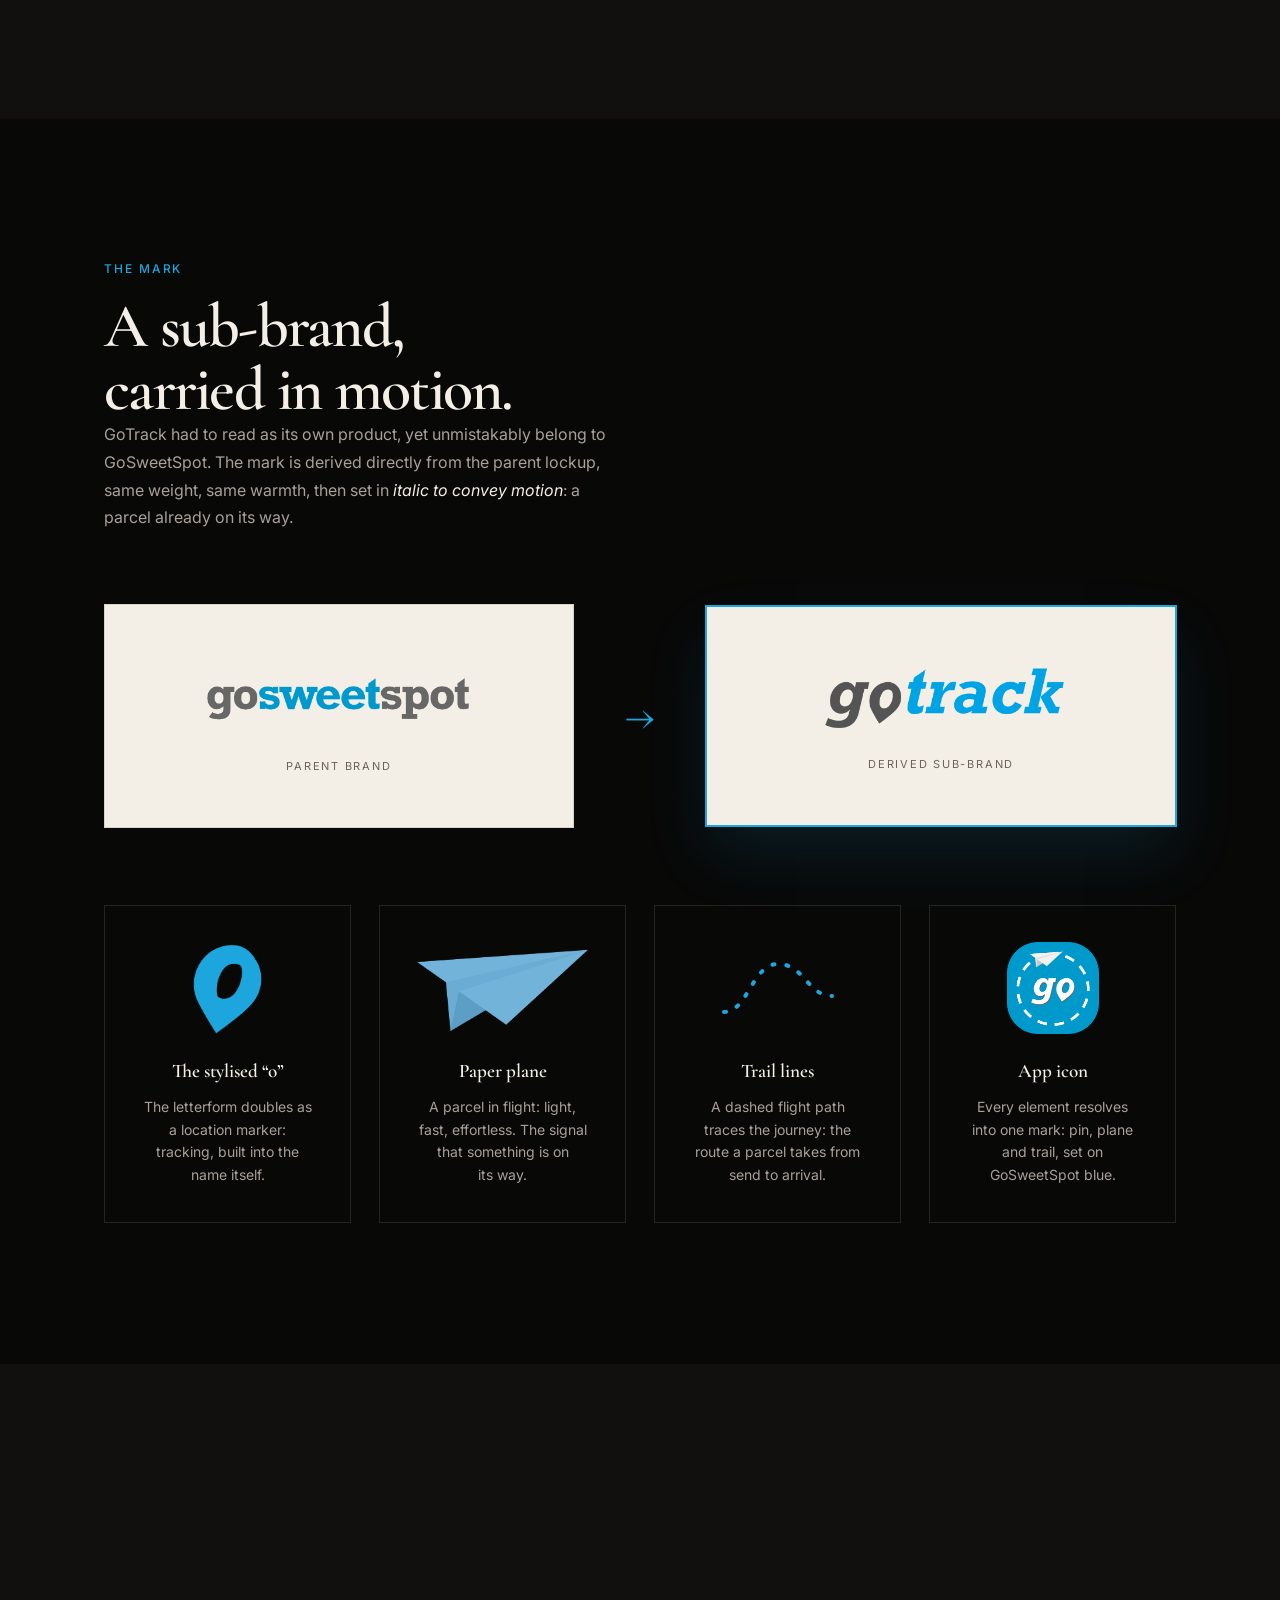
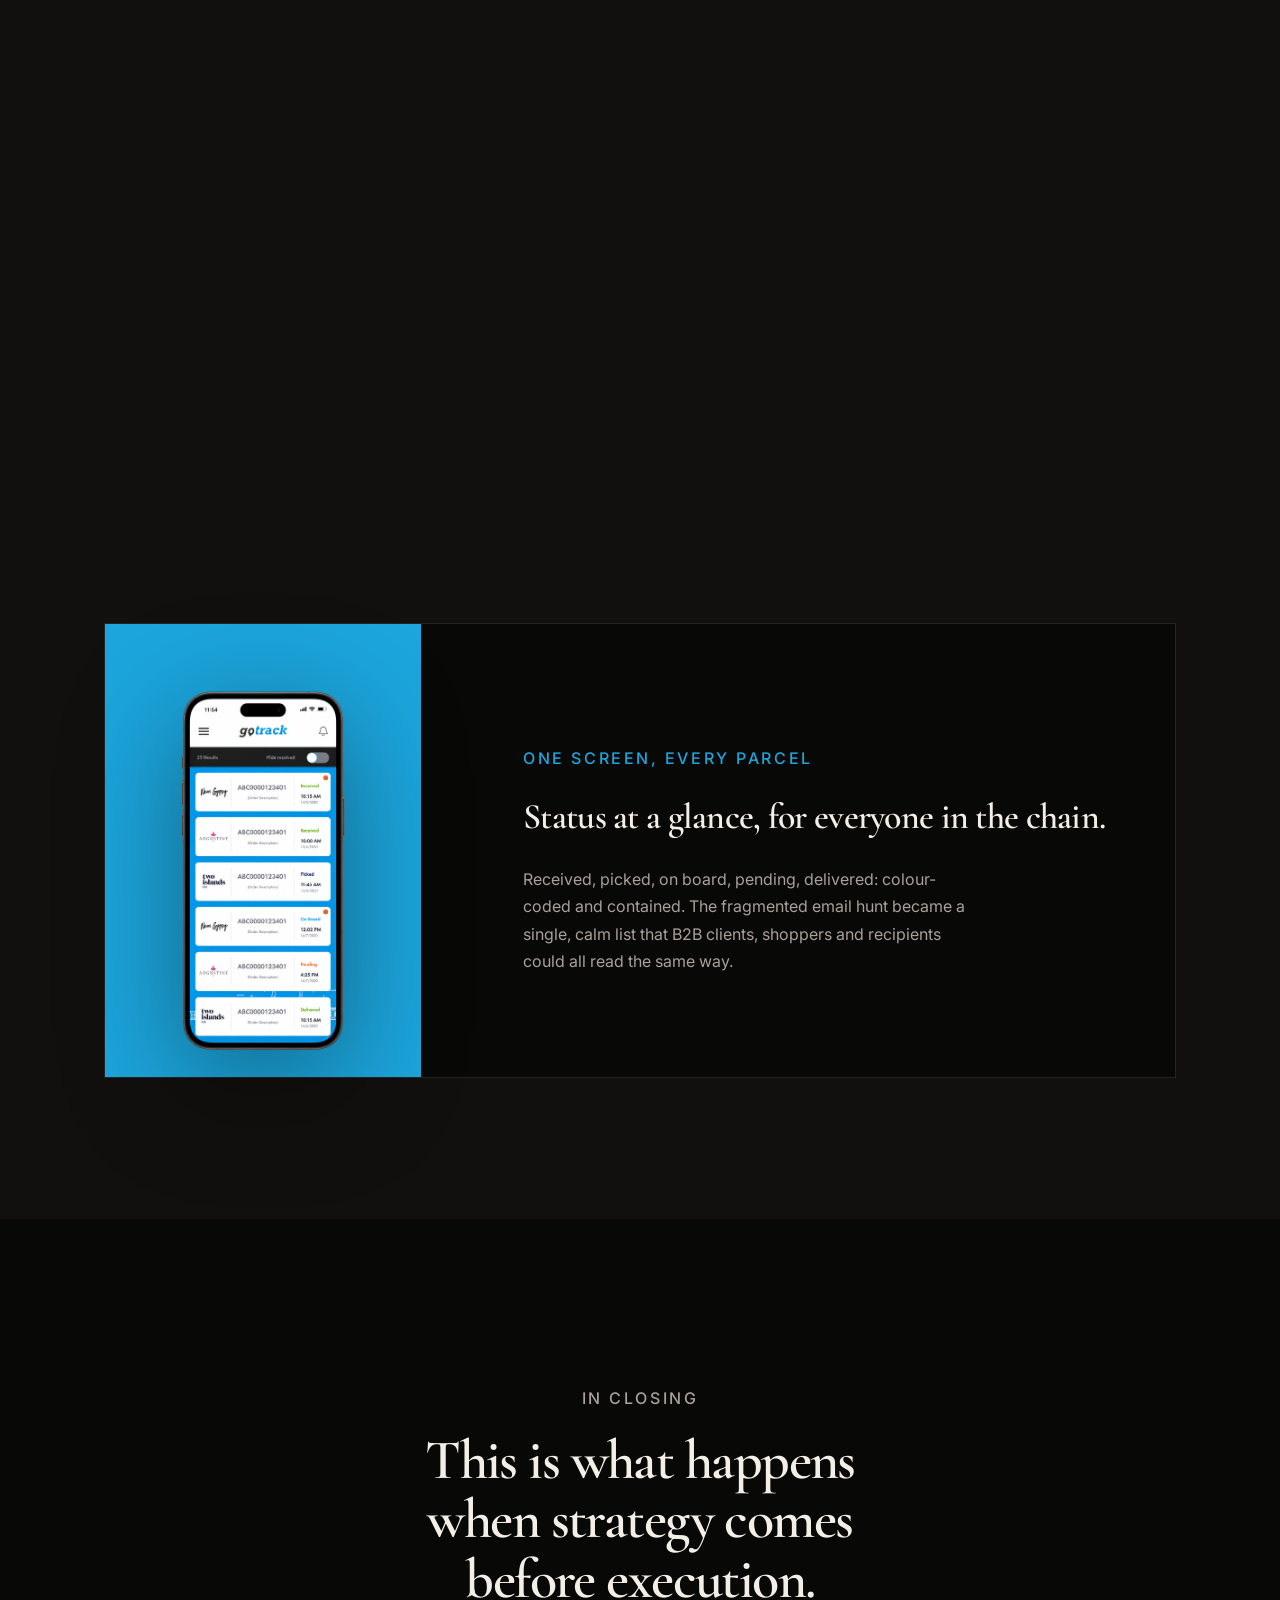
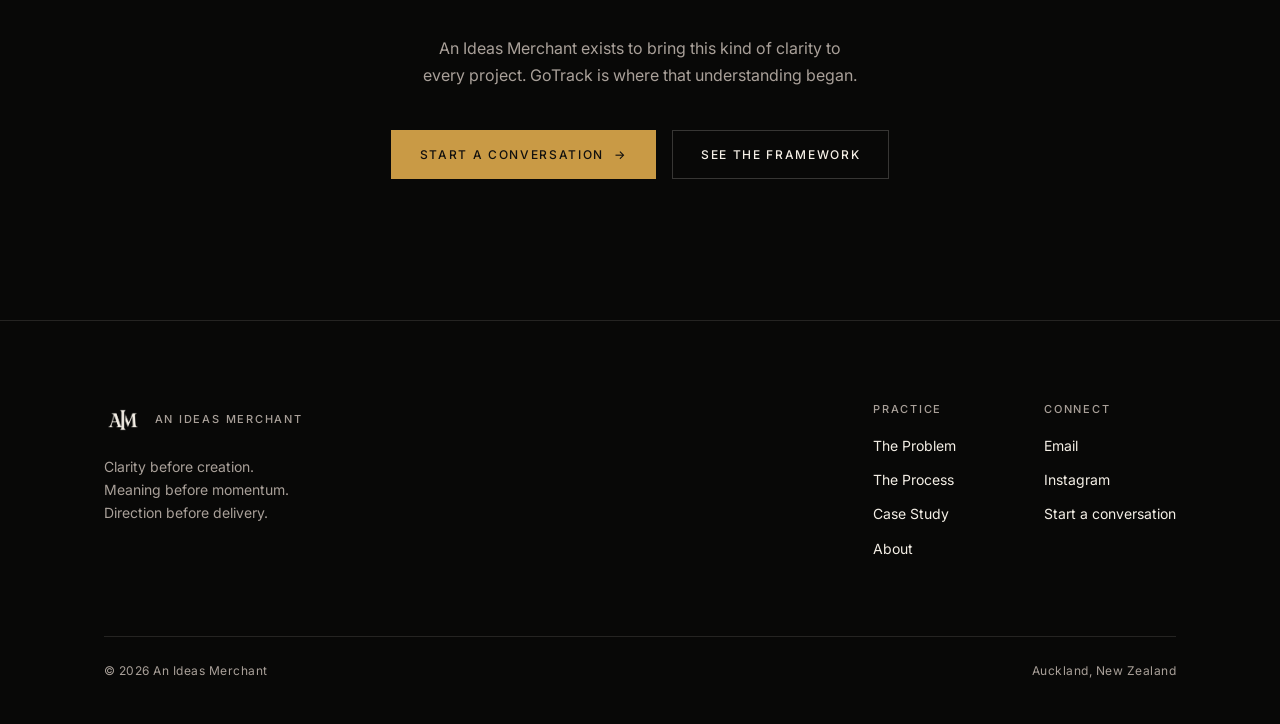
<file: case-study.html>
<!DOCTYPE html>
<html lang="en">
<head>
<meta charset="utf-8">
<meta name="viewport" content="width=device-width, initial-scale=1">
<meta name="color-scheme" content="dark light">
<script>
  (function () {
    try {
      var t = localStorage.getItem('aim-theme');
      if (t === 'light' || t === 'dark') document.documentElement.setAttribute('data-theme', t);
    } catch (e) {}
  })();
</script>
<title>GoTrack · Case Study · An Ideas Merchant</title>
<link rel="icon" type="image/png" sizes="32x32" href="assets/favicon/favicon-32.png">
<link rel="icon" type="image/png" sizes="48x48" href="assets/favicon/favicon-48.png">
<link rel="icon" type="image/png" sizes="512x512" href="assets/favicon/favicon-512.png">
<link rel="apple-touch-icon" href="assets/favicon/apple-touch-icon.png">
<meta name="description" content="How working inside a brand from the ground up revealed the process that became An Ideas Merchant. The GoTrack case study.">
<meta property="og:type" content="article">
<meta property="og:site_name" content="An Ideas Merchant">
<meta property="og:url" content="https://anideasmerchant.com/case-study.html">
<meta property="og:title" content="GoTrack · Case Study · An Ideas Merchant">
<meta property="og:description" content="How working inside a brand from the ground up revealed the process that became An Ideas Merchant.">
<meta property="og:image" content="https://anideasmerchant.com/assets/og/og-home.jpg">
<meta property="og:image:width" content="1200">
<meta property="og:image:height" content="630">
<meta name="twitter:card" content="summary_large_image">
<meta name="twitter:title" content="GoTrack · Case Study · An Ideas Merchant">
<meta name="twitter:description" content="How working inside a brand from the ground up revealed the process that became An Ideas Merchant.">
<meta name="twitter:image" content="https://anideasmerchant.com/assets/og/og-home.jpg">
<link rel="stylesheet" href="styles.css">
<style>
  /* ============================================================
     An Ideas Merchant — GoTrack case study.
     Dark cinema direction on AIM tokens. AIM gold frames the
     narrative; GoSweetSpot blue glows only inside the client's
     own world (numbers, logo build, the app).
     ============================================================ */
  :root {
    --maxw: 1200px;
    --readw: 680px;
    --gutter: clamp(22px, 5vw, 80px);
    --section-y: clamp(84px, 11vw, 156px);
    --gt-blue: #1CA6DD;
    --gt-blue-deep: #0E7AAD;
    --gt-blue-wash: rgba(28, 166, 221, 0.14);
  }
  * { box-sizing: border-box; }
  html { scroll-behavior: smooth; }
  body {
    background: var(--aim-black); color: var(--aim-ivory);
    margin: 0; overflow-x: hidden; font-family: var(--font-body);
    -webkit-font-smoothing: antialiased; -moz-osx-font-smoothing: grayscale;
    text-rendering: optimizeLegibility;
  }
  a { color: inherit; text-decoration: none; }
  img { display: block; max-width: 100%; }
  p { margin: 0; text-wrap: pretty; }
  .wrap { max-width: var(--maxw); margin: 0 auto; padding-inline: var(--gutter); }
  section { position: relative; }

  .display { font-family: var(--font-display); font-weight: 600; line-height: 1.03; letter-spacing: -0.02em; }
  .kicker { font-family: var(--font-body); font-weight: 500; font-size: 12px; letter-spacing: var(--tracking-meta); text-transform: uppercase; color: var(--aim-gold); margin: 0; }
  .kicker.blue { color: var(--gt-blue); }
  .meta-label { font-family: var(--font-body); font-weight: 500; font-size: 11px; letter-spacing: var(--tracking-meta); text-transform: uppercase; color: var(--aim-muted); margin: 0; }
  h1, h2, h3 { text-wrap: balance; }

  /* ---- NAV ---- */
  .nav { position: sticky; top: 0; z-index: 60; background: color-mix(in srgb, var(--aim-black) 82%, transparent); backdrop-filter: saturate(120%) blur(12px); border-bottom: 1px solid var(--aim-hairline-ivory); }
  .nav-inner { max-width: var(--maxw); margin: 0 auto; padding: 16px var(--gutter); display: flex; align-items: center; justify-content: space-between; gap: 24px; }
  .brand { display: flex; align-items: center; gap: 13px; }
  .brand .mono-logo { height: 38px; width: auto; display: block; }
  .brand .word { font-family: var(--font-body); font-weight: 500; font-size: 11px; letter-spacing: var(--tracking-meta); text-transform: uppercase; color: var(--aim-muted); }
  .back { font-size: 12px; font-weight: 500; letter-spacing: 0.12em; text-transform: uppercase; color: var(--aim-muted); display: inline-flex; align-items: center; gap: 10px; transition: color var(--dur) var(--ease-out); }
  .back:hover { color: var(--aim-ivory); }
  .back .arw { transition: transform var(--dur) var(--ease-out); }
  .back:hover .arw { transform: translateX(-4px); }

  /* ---- theme toggle ---- */
  .nav-right { display: flex; align-items: center; gap: 16px; }
  .theme-toggle { background: none; border: 1px solid var(--aim-hairline-ivory-strong); color: var(--aim-muted);
    width: 40px; height: 40px; border-radius: 50%; cursor: pointer; display: inline-flex; align-items: center;
    justify-content: center; flex: none; transition: color var(--dur) var(--ease-out), border-color var(--dur) var(--ease-out); }
  .theme-toggle:hover { color: var(--aim-ivory); border-color: var(--aim-ivory); }
  .theme-toggle svg { width: 18px; height: 18px; display: block; }
  .theme-toggle .i-moon { display: none; } .theme-toggle .i-sun { display: block; }
  [data-theme="light"] .theme-toggle .i-moon { display: block; } [data-theme="light"] .theme-toggle .i-sun { display: none; }

  /* ---- LIGHT THEME: premium paper; hero + phases stay cinematic ---- */
  html { transition: background-color var(--dur-slow) var(--ease-out); }
  [data-theme="light"] {
    --aim-black: #F4EFE6; --aim-charcoal: #E9E0D1; --aim-surface: #E6DCCB;
    --aim-muted: #6D6258; --aim-ivory: #14120F; --aim-gold: #9A6B28; --aim-gold-light: #C99A45;
    --aim-hairline-ivory: rgba(17,16,14,0.13); --aim-hairline-ivory-strong: rgba(17,16,14,0.24);
    --aim-ivory-dim: #40382E;
  }
  [data-theme="light"] .hero, [data-theme="light"] .phases {
    --aim-black: #080807; --aim-charcoal: #11100E; --aim-surface: #171512;
    --aim-muted: #A9A099; --aim-ivory: #F4EFE6; --aim-gold: #C99A45;
    --aim-hairline-ivory: rgba(244,239,230,0.12); --aim-hairline-ivory-strong: rgba(244,239,230,0.20);
  }
  [data-theme="light"] .nav .mono-logo, [data-theme="light"] .footer .mono-logo { filter: invert(1) grayscale(1) brightness(0.16); }

  /* ---- HERO ---- */
  .hero { position: relative; overflow: hidden; isolation: isolate; border-bottom: 1px solid var(--aim-hairline-ivory); }
  .hero-bg { position: absolute; inset: 0; width: 100%; height: 100%; object-fit: cover; object-position: 60% 50%; z-index: -3; opacity: 0.92; filter: saturate(0.95) contrast(1.0); }
  .hero::after { content: ""; position: absolute; inset: 0; z-index: -2; background: linear-gradient(90deg, rgba(8,8,7,0.97) 0%, rgba(8,8,7,0.93) 28%, rgba(8,8,7,0.68) 45%, rgba(8,8,7,0.22) 58%, rgba(8,8,7,0) 70%), linear-gradient(0deg, rgba(8,8,7,0.6) 0%, rgba(8,8,7,0) 55%); }
  .hero::before { content: ""; position: absolute; z-index: -1; width: min(70vw, 780px); aspect-ratio: 1; right: -14%; top: -12%; border-radius: 50%; background: radial-gradient(circle, var(--gt-blue-wash) 0%, rgba(28,166,221,0) 68%); }
  .hero-grid { display: grid; grid-template-columns: 1.05fr 0.95fr; gap: clamp(36px, 6vw, 84px); align-items: center; padding-block: clamp(56px, 9vw, 120px); }
  .hero-eyebrows { display: flex; flex-wrap: wrap; gap: 10px 22px; align-items: center; margin-bottom: 30px; }
  .hero-eyebrows .k { font-family: var(--font-body); font-weight: 500; font-size: 12px; letter-spacing: var(--tracking-meta); text-transform: uppercase; color: var(--aim-gold); }
  .hero-eyebrows .dot { width: 3px; height: 3px; border-radius: 50%; background: var(--aim-hairline-ivory-strong); }
  .hero-lockup { width: clamp(230px, 40vw, 380px); height: auto; }
  .hero-by { display: flex; align-items: center; gap: 12px; margin-top: 22px; }
  .hero-by .lbl { font-size: 12px; letter-spacing: var(--tracking-meta); text-transform: uppercase; color: var(--aim-muted); }
  .hero-by img { height: 20px; width: auto; opacity: 0.9; }
  .hero-lede { margin-top: 30px; font-size: clamp(17px, 1.5vw, 21px); line-height: 1.6; color: var(--aim-muted); max-width: 42ch; text-wrap: balance; }
  .hero-visual { position: relative; display: flex; justify-content: center; align-items: center; }
  .hero-visual .glow { position: absolute; width: 78%; aspect-ratio: 1; border-radius: 50%; background: radial-gradient(circle, rgba(28,166,221,0.22) 0%, rgba(28,166,221,0) 70%); }
  .hero-phone { position: relative; width: min(78%, 360px); filter: drop-shadow(0 40px 80px rgba(0,0,0,0.6)); }
  .hero-appicon { position: absolute; right: 4%; bottom: 2%; width: 96px; border-radius: 24px; box-shadow: 0 20px 44px rgba(0,0,0,0.5); }

  /* ---- STATS ---- */
  .stats { border-bottom: 1px solid var(--aim-hairline-ivory); background: var(--aim-charcoal); }
  .stats-grid { display: grid; grid-template-columns: repeat(3, 1fr); }
  .stat { padding: clamp(30px, 4vw, 54px) var(--gutter); text-align: center; border-left: 1px solid var(--aim-hairline-ivory); }
  .stat:first-child { border-left: 0; }
  .stat .n { font-family: var(--font-display); font-weight: 600; font-size: clamp(38px, 5.5vw, 68px); line-height: 1; letter-spacing: -0.03em; color: var(--gt-blue); }
  .stat .l { margin-top: 12px; font-size: 12px; letter-spacing: var(--tracking-meta); text-transform: uppercase; color: var(--aim-muted); }

  /* ---- CREDITS ---- */
  .credits { padding-block: clamp(40px, 5vw, 64px); border-bottom: 1px solid var(--aim-hairline-ivory); }
  .credits-grid { display: grid; grid-template-columns: repeat(5, 1fr); gap: clamp(20px, 3vw, 40px); }
  .credit .rk { font-size: 11px; letter-spacing: var(--tracking-meta); text-transform: uppercase; color: var(--aim-muted); }
  .credit .rv { margin-top: 10px; font-family: var(--font-display); font-size: clamp(17px, 1.5vw, 21px); line-height: 1.3; color: var(--aim-ivory); }

  /* ---- shared block ---- */
  .block { padding-block: var(--section-y); }
  .block.charcoal { background: var(--aim-charcoal); }
  .lead-h { font-size: clamp(34px, 5vw, 62px); margin: 16px 0 0; line-height: 1.02; letter-spacing: -0.028em; max-width: 16ch; }

  /* ---- ORIGIN ---- */
  .origin-grid { display: grid; grid-template-columns: 0.9fr 1.1fr; gap: clamp(36px, 6vw, 90px); align-items: start; }
  .origin-body p { font-size: clamp(16px, 1.25vw, 18px); line-height: 1.74; color: var(--aim-muted); margin: 0 0 20px; max-width: 46ch; text-wrap: pretty; }
  .origin-body p:last-child { margin-bottom: 0; }
  .pullquote { margin: clamp(56px, 8vw, 92px) auto 0; max-width: 900px; text-align: center; }
  .pullquote blockquote { margin: 0; font-family: var(--font-display); font-style: italic; font-weight: 500; font-size: clamp(24px, 3.1vw, 40px); line-height: 1.34; color: var(--aim-ivory); letter-spacing: -0.01em; text-wrap: balance; }
  .pullquote .mark { color: var(--aim-gold); }
  .pullquote cite { display: block; margin-top: 26px; font-style: normal; font-size: 12px; letter-spacing: var(--tracking-meta); text-transform: uppercase; color: var(--aim-muted); }

  /* ---- NUMBERED PHASES ---- */
  .phases { border-top: 1px solid var(--aim-hairline-ivory); }
  .phase { border-bottom: 1px solid var(--aim-hairline-ivory); padding-block: clamp(56px, 8vw, 104px); }
  .phase-grid { display: grid; grid-template-columns: 0.85fr 1.15fr; gap: clamp(32px, 5vw, 76px); align-items: center; }
  .phase.reverse .phase-grid { direction: rtl; }
  .phase.reverse .phase-grid > * { direction: ltr; }
  .phase-num { font-family: var(--font-display); font-weight: 600; font-size: clamp(52px, 8vw, 104px); line-height: 0.9; letter-spacing: -0.04em; color: var(--gt-blue); }
  .phase-num .of { color: var(--aim-muted); font-size: 0.32em; letter-spacing: var(--tracking-meta); vertical-align: middle; margin-left: 10px; }
  .phase h3 { font-family: var(--font-display); font-weight: 600; font-size: clamp(24px, 2.9vw, 38px); line-height: 1.12; letter-spacing: -0.02em; margin: 22px 0 0; max-width: 20ch; text-wrap: balance; }
  .phase p.body { margin: 22px 0 0; font-size: clamp(16px, 1.25vw, 18px); line-height: 1.74; color: var(--aim-muted); max-width: 48ch; text-wrap: pretty; }
  .phase-figure { overflow: hidden; border: 1px solid var(--aim-hairline-ivory); background: var(--aim-surface); }
  .phase-figure img { width: 100%; height: 100%; object-fit: cover; }
  .figcap { margin-top: 14px; font-size: 11px; letter-spacing: var(--tracking-meta); text-transform: uppercase; color: var(--aim-muted); }
  .dual-figs { margin-top: clamp(36px, 5vw, 60px); display: grid; grid-template-columns: 1fr 1fr; gap: clamp(16px, 2.4vw, 26px); }
  .dual-figs figure { margin: 0; }

  /* ---- BRAND ATTRIBUTES ---- */
  .attrs-head { display: grid; grid-template-columns: 1fr 1fr; gap: clamp(32px, 5vw, 72px); align-items: center; margin-bottom: clamp(44px, 6vw, 72px); }
  .attrs-head .worksheet { overflow: hidden; border: 1px solid var(--aim-hairline-ivory); transform: rotate(-1.2deg); box-shadow: 0 30px 60px rgba(0,0,0,0.45); }
  .attrs-head .worksheet img { width: 100%; display: block; filter: saturate(0.96) contrast(1.02); }
  .attrs-intro p { margin-top: 22px; font-size: clamp(16px, 1.25vw, 18px); line-height: 1.74; color: var(--aim-muted); max-width: 44ch; text-wrap: pretty; }
  .attrs-grid { display: grid; grid-template-columns: repeat(3, 1fr); gap: 1px; background: var(--aim-hairline-ivory); border: 1px solid var(--aim-hairline-ivory); }
  .attr { background: var(--aim-black); padding: clamp(26px, 3vw, 40px); }
  .block.charcoal .attr { background: var(--aim-charcoal); }
  .attr h4 { margin: 0; font-family: var(--font-display); font-weight: 600; font-size: clamp(19px, 2vw, 25px); letter-spacing: -0.01em; color: var(--aim-ivory); }
  .attr .q { display: block; margin-top: 4px; font-family: var(--font-body); font-size: 11px; letter-spacing: 0.06em; text-transform: none; color: var(--aim-muted); font-style: italic; }
  .attr ul { list-style: none; margin: 20px 0 0; padding: 0; display: flex; flex-direction: column; gap: 12px; }
  .attr li { display: flex; align-items: baseline; gap: 12px; font-size: clamp(15px, 1.15vw, 17px); line-height: 1.4; color: var(--aim-ivory); }
  .attr li::before { content: ""; flex: none; width: 6px; height: 6px; margin-top: 7px; border-radius: 50%; background: var(--gt-blue); }
  .valueprop { margin: clamp(52px, 7vw, 88px) auto 0; max-width: 940px; text-align: center; padding: clamp(40px, 5vw, 64px) var(--gutter); border: 1px solid var(--aim-hairline-ivory); background: var(--gt-blue-wash); }
  .valueprop .vk { font-size: 11px; letter-spacing: var(--tracking-meta); text-transform: uppercase; color: var(--gt-blue); }
  .valueprop blockquote { margin: 20px 0 0; font-family: var(--font-display); font-style: italic; font-size: clamp(22px, 2.8vw, 34px); line-height: 1.36; color: var(--aim-ivory); text-wrap: balance; }
  .valueprop cite { display: block; margin-top: 22px; font-style: normal; font-size: 12px; letter-spacing: var(--tracking-meta); text-transform: uppercase; color: var(--aim-muted); }

  /* ---- LOGO BUILD ---- */
  .logo-derive { display: grid; grid-template-columns: 1fr auto 1fr; gap: clamp(24px, 4vw, 56px); align-items: center; margin-top: clamp(44px, 6vw, 72px); }
  .logo-card { border: 1px solid var(--aim-hairline-ink, rgba(17,16,14,0.12)); padding: clamp(30px, 4vw, 52px); display: flex; flex-direction: column; align-items: center; justify-content: center; gap: 18px; min-height: 190px; background: #F4EFE6; }
  .logo-card img { width: min(72%, 300px); height: auto; }
  .logo-card .cap { font-size: 11px; letter-spacing: var(--tracking-meta); text-transform: uppercase; color: #6D6258; }
  .logo-arrow { font-family: var(--font-display); font-size: clamp(28px, 4vw, 46px); color: var(--gt-blue); line-height: 1; }
  .logo-card.derived { border-color: var(--gt-blue); box-shadow: 0 0 0 1px var(--gt-blue), 0 30px 60px rgba(28,166,221,0.12); }
  .elements { margin-top: clamp(48px, 6vw, 80px); display: grid; grid-template-columns: repeat(4, 1fr); gap: clamp(18px, 2.5vw, 28px); }
  .element { border: 1px solid var(--aim-hairline-ivory); padding: clamp(24px, 3vw, 36px); text-align: center; }
  .element .icon { height: 92px; display: flex; align-items: center; justify-content: center; margin-bottom: 22px; }
  .element .icon img { max-height: 92px; width: auto; }
  .element .icon svg { display: block; }
  .element h5 { margin: 0; font-family: var(--font-display); font-weight: 600; font-size: clamp(16px, 1.5vw, 20px); color: var(--aim-ivory); }
  .element p { margin: 10px 0 0; font-size: 14px; line-height: 1.6; color: var(--aim-muted); text-wrap: pretty; }

  /* ---- THE APP ---- */
  .app { background: var(--aim-charcoal); }
  .app-rail { display: grid; grid-template-columns: repeat(3, 1fr); gap: clamp(18px, 2.6vw, 32px); margin-top: clamp(44px, 6vw, 68px); align-items: end; }
  .app-shot { overflow: hidden; border: 1px solid var(--aim-hairline-ivory); background: var(--gt-blue-deep); aspect-ratio: 1024/1536; }
  .app-shot img { width: 100%; height: 100%; object-fit: cover; }
  .app-feature { margin-top: clamp(28px, 4vw, 48px); display: grid; grid-template-columns: 0.62fr 1.38fr; gap: clamp(24px, 4vw, 60px); align-items: center; border: 1px solid var(--aim-hairline-ivory); background: var(--aim-black); }
  .app-feature .shot { background: var(--gt-blue); display: flex; align-items: center; justify-content: center; padding: clamp(28px, 4vw, 52px) clamp(24px, 3vw, 44px) 0; align-self: end; }
  .app-feature .shot img { width: min(84%, 300px); filter: drop-shadow(0 30px 60px rgba(0,0,0,0.4)); }
  .app-feature .txt { padding: clamp(36px, 5vw, 64px) clamp(28px, 4vw, 56px); }
  .app-feature h3 { font-family: var(--font-display); font-weight: 600; font-size: clamp(24px, 2.8vw, 36px); letter-spacing: -0.02em; margin: 16px 0 0; }
  .app-feature p { margin: 20px 0 0; font-size: clamp(16px, 1.2vw, 18px); line-height: 1.72; color: var(--aim-muted); max-width: 46ch; text-wrap: pretty; }

  /* ---- FOOTNOTE / CTA ---- */
  .footnote { padding-block: var(--section-y); text-align: center; }
  .footnote h2 { font-size: clamp(30px, 4.4vw, 56px); margin: 18px auto 0; max-width: 20ch; line-height: 1.06; letter-spacing: -0.028em; }
  .footnote p { margin: 26px auto 0; max-width: 52ch; font-size: clamp(16px, 1.25vw, 18px); line-height: 1.72; color: var(--aim-muted); text-wrap: balance; }
  .footnote .actions { margin-top: 40px; display: flex; gap: 16px; justify-content: center; flex-wrap: wrap; }
  .btn { font-family: var(--font-body); font-size: 12px; font-weight: 500; letter-spacing: 0.14em; text-transform: uppercase; padding: 14px 28px; cursor: pointer; border: 1px solid transparent; display: inline-flex; align-items: center; gap: 10px; transition: background var(--dur) var(--ease-out), color var(--dur) var(--ease-out), border-color var(--dur) var(--ease-out); }
  .btn .arw { transition: transform var(--dur) var(--ease-out); }
  .btn:hover .arw { transform: translateX(4px); }
  .btn-solid { background: var(--aim-gold); color: var(--aim-charcoal); }
  .btn-solid:hover { background: var(--aim-gold-light); }
  .btn-ghost { border-color: var(--aim-hairline-ivory-strong); color: var(--aim-ivory); }
  .btn-ghost:hover { border-color: var(--aim-ivory); }

  /* ---- FOOTER ---- */
  .footer { padding: clamp(52px,7vw,80px) 0 44px; border-top: 1px solid var(--aim-hairline-ivory); }
  .footer-top { display: flex; justify-content: space-between; gap: 40px; flex-wrap: wrap; align-items: flex-start; }
  .footer-brand p { max-width: 34ch; color: var(--aim-muted); line-height: 1.66; font-size: 14px; margin-top: 16px; }
  .footer-cols { display: flex; gap: clamp(40px, 7vw, 88px); flex-wrap: wrap; }
  .footer-col h4 { font-family: var(--font-body); font-size: 11px; letter-spacing: var(--tracking-meta); text-transform: uppercase; color: var(--aim-muted); margin: 0 0 16px; font-weight: 500; }
  .footer-col a { display: block; font-size: 14px; color: var(--aim-ivory); margin-bottom: 12px; transition: color var(--dur) var(--ease-out); }
  .footer-col a:hover { color: var(--aim-gold); }
  .footer-line { margin-top: clamp(44px,6vw,64px); padding-top: 24px; border-top: 1px solid var(--aim-hairline-ivory); display: flex; justify-content: space-between; gap: 16px; flex-wrap: wrap; }
  .footer-line span { font-size: 12px; color: var(--aim-muted); letter-spacing: 0.04em; }

  /* ---- NUMBERED PHASES: one container, journey-map behind, read left/centre/right ---- */
  .phases { position: relative; overflow: hidden; isolation: isolate; border-top: 1px solid var(--aim-hairline-ivory); min-height: min(94vh, 940px); display: flex; align-items: flex-end; }
  .phases-bg { position: absolute; inset: 0; width: 100%; height: 100%; object-fit: cover; object-position: 78% 18%; z-index: -3; opacity: 0.6; filter: saturate(0.82) contrast(1.03); }
  .phases::after { content: ""; position: absolute; inset: 0; z-index: -2; background: linear-gradient(180deg, rgba(8,8,7,0.4) 0%, rgba(8,8,7,0.1) 18%, rgba(8,8,7,0.45) 42%, rgba(8,8,7,0.85) 66%, #080807 100%), linear-gradient(90deg, rgba(8,8,7,0.88) 0%, rgba(8,8,7,0.5) 32%, rgba(8,8,7,0) 56%); }
  .phases .wrap { width: 100%; padding-block: clamp(40px, 6vw, 72px) clamp(52px, 8vw, 104px); }
  .phases-grid { display: grid; grid-template-columns: repeat(3, 1fr); gap: clamp(26px, 3.5vw, 52px); }
  .phases-head { display: inline-block; }
  .phase-col { position: relative; }
  .phase-col + .phase-col { padding-left: clamp(26px, 3.5vw, 52px); border-left: 1px solid rgba(244,239,230,0.2); }
  .phase-num { font-family: var(--font-display); font-weight: 600; font-size: clamp(34px, 4vw, 54px); line-height: 0.9; letter-spacing: -0.04em; color: var(--gt-blue); text-shadow: 0 2px 16px rgba(8,8,7,0.55); }
  .phase-num .of { display: block; margin-top: 10px; color: #F4EFE6; font-size: 11px; font-weight: 500; letter-spacing: var(--tracking-meta); text-transform: uppercase; text-shadow: 0 1px 10px rgba(8,8,7,0.7); }
  .phase-col h3 { font-family: var(--font-display); font-weight: 600; font-size: clamp(19px, 1.7vw, 25px); line-height: 1.16; letter-spacing: -0.015em; margin: 20px 0 0; color: #F4EFE6; text-wrap: balance; text-shadow: 0 1px 12px rgba(8,8,7,0.75); }
  .phase-col p.body { margin: 16px 0 0; font-size: clamp(14px, 1vw, 15px); line-height: 1.66; color: #D2CDC3; text-wrap: pretty; text-shadow: 0 1px 10px rgba(8,8,7,0.8); }
  @media (max-width: 820px) {
    .phases-grid { grid-template-columns: 1fr; gap: 0; }
    .phase-col + .phase-col { padding-left: 0; border-left: 0; border-top: 1px solid rgba(244,239,230,0.16); padding-top: 34px; margin-top: 34px; }
  }

  /* ---- STRATEGY artifacts ---- */
  .strategy-figs { display: grid; gap: clamp(16px, 2.4vw, 28px); }
  .strategy-figs figure { margin: 0; }
  .strategy-figs .art { overflow: hidden; border: 1px solid var(--aim-hairline-ivory); box-shadow: 0 30px 60px rgba(0,0,0,0.45); }
  .strategy-figs .art img { width: 100%; display: block; filter: saturate(0.96) contrast(1.02); }
  .strategy-figs figure:first-child .art { transform: rotate(-1.1deg); }
  .strategy-figs figure:last-child .art { transform: rotate(0.8deg); }
  .attrs-label { margin: clamp(40px,5vw,64px) 0 22px; }

  /* ---- reveal ---- */
  .reveal { opacity: 0; transform: translateY(22px); transition: opacity 820ms var(--ease-out), transform 820ms var(--ease-out); }
  .reveal.in { opacity: 1; transform: none; }
  .slide-l { opacity: 0; transform: translateX(-40px); transition: opacity 820ms var(--ease-out), transform 820ms var(--ease-out); }
  .slide-r { opacity: 0; transform: translateX(40px); transition: opacity 820ms var(--ease-out), transform 820ms var(--ease-out); }
  .slide-l.in, .slide-r.in { opacity: 1; transform: none; }
  .d1 { transition-delay: 90ms; } .d2 { transition-delay: 180ms; } .d3 { transition-delay: 270ms; }
  @media (prefers-reduced-motion: reduce) { .reveal, .slide-l, .slide-r { opacity: 1; transform: none; transition: none; } }

  /* ---- responsive ---- */
  @media (max-width: 940px) {
    .hero-grid, .origin-grid, .phase-grid, .attrs-head, .app-feature { grid-template-columns: 1fr; }
    .hero-grid { padding-block: clamp(22px, 4vw, 44px); gap: clamp(20px, 3vw, 34px); }
    .hero::after { background: linear-gradient(180deg, rgba(8,8,7,0.92) 0%, rgba(8,8,7,0.7) 22%, rgba(8,8,7,0.36) 48%, rgba(8,8,7,0.22) 100%); }
    .phase.reverse .phase-grid { direction: ltr; }
    .phases-bg { opacity: 0.22; filter: saturate(0.6) contrast(1.0) brightness(0.85); }
    .phases::after { background: linear-gradient(180deg, rgba(8,8,7,0.75) 0%, rgba(8,8,7,0.6) 18%, rgba(8,8,7,0.8) 42%, rgba(8,8,7,0.94) 66%, #080807 100%); }
    .hero-visual { order: 0; margin-top: clamp(8px, 2vw, 20px); }
    .hero-phone { width: min(58%, 288px); }
    .hero-appicon { width: 78px; }
    .credits-grid { grid-template-columns: 1fr 1fr; gap: 26px; }
    .attrs-grid { grid-template-columns: 1fr 1fr; }
    .elements { grid-template-columns: 1fr 1fr; }
    .logo-derive { grid-template-columns: 1fr; }
    .logo-arrow { transform: rotate(90deg); justify-self: center; }
    .app-feature .shot { padding-bottom: clamp(28px,4vw,52px); }
  }
  @media (max-width: 620px) {
    .stats-grid { grid-template-columns: 1fr; }
    .stat { border-left: 0; border-top: 1px solid var(--aim-hairline-ivory); }
    .stat:first-child { border-top: 0; }
    .attrs-grid, .app-rail, .dual-figs { grid-template-columns: 1fr; }
    .credits-grid { grid-template-columns: 1fr; }
  }
</style>
</head>
<body>

<!-- ====================== NAV ====================== -->
<header class="nav">
  <nav class="nav-inner" aria-label="Primary">
    <a class="brand" href="index.html" aria-label="An Ideas Merchant, home">
      <img class="mono-logo" src="assets/logos/aim-monogram-ivory.png" alt="AIM">
      <span class="word">An Ideas Merchant</span>
    </a>
    <div class="nav-right">
      <button class="theme-toggle" type="button" aria-label="Toggle light and dark theme" title="Toggle theme">
        <svg class="i-sun" viewBox="0 0 24 24" fill="none" stroke="currentColor" stroke-width="1.6" stroke-linecap="round"><circle cx="12" cy="12" r="4.2"></circle><path d="M12 2.4v2.6M12 19v2.6M4.6 4.6l1.9 1.9M17.5 17.5l1.9 1.9M2.4 12h2.6M19 12h2.6M4.6 19.4l1.9-1.9M17.5 6.5l1.9-1.9"></path></svg>
        <svg class="i-moon" viewBox="0 0 24 24" fill="currentColor"><path d="M20 14.5A8 8 0 0 1 9.5 4a8 8 0 1 0 10.5 10.5z"></path></svg>
      </button>
      <a class="back" href="index.html"><span class="arw">&larr;</span> Back to home</a>
    </div>
  </nav>
</header>

<main>

  <!-- ====================== HERO ====================== -->
  <section class="hero">
    <img class="hero-bg" src="uploads/aim-case-study-logistics-warehouse-desk-v2.jpg" alt="" aria-hidden="true">
    <div class="wrap hero-grid">
      <div>
        <div class="hero-eyebrows reveal">
          <span class="k">Origin Story</span><span class="dot"></span>
          <span class="k">In-House Brand Design</span><span class="dot"></span>
          <span class="k">UX</span>
        </div>
        <img class="hero-lockup reveal d1" src="assets/logos/gotrack-ivory.png" alt="GoTrack">
        <div class="hero-by reveal d1">
          <span class="lbl">by</span>
          <img src="assets/logos/gosweetspot-ivory.png" alt="GoSweetSpot">
        </div>
        <p class="hero-lede reveal d2">The project where working inside a brand from the ground up revealed the process that became An Ideas Merchant.</p>
      </div>
      <div class="hero-visual reveal d1">
        <span class="glow" aria-hidden="true"></span>
        <img class="hero-phone" src="uploads/GoTrack Screen.png" alt="The GoTrack app showing a live parcel tracking list">
        <img class="hero-appicon" src="uploads/GoTrack App Icon.png" alt="GoTrack app icon">
      </div>
    </div>
  </section>

  <!-- ====================== STATS ====================== -->
  <section class="stats">
    <div class="stats-grid">
      <div class="stat reveal"><div class="n">10K+</div><div class="l">Android Downloads</div></div>
      <div class="stat reveal d1"><div class="n">~20K</div><div class="l">Est. Total Reach</div></div>
      <div class="stat reveal d2"><div class="n">2</div><div class="l">Stores. Shipped.</div></div>
    </div>
  </section>

  <!-- ====================== CREDITS ====================== -->
  <section class="credits">
    <div class="wrap credits-grid">
      <div class="credit reveal"><div class="rk">My Role</div><div class="rv">In-House Brand Designer</div></div>
      <div class="credit reveal d1"><div class="rk">Scope</div><div class="rv">Brand Strategy &amp; UX Design</div></div>
      <div class="credit reveal d1"><div class="rk">Output</div><div class="rv">App Design, Brand Extension</div></div>
      <div class="credit reveal d2"><div class="rk">Platform</div><div class="rv">iOS &amp; Google Play</div></div>
      <div class="credit reveal d2"><div class="rk">Client</div><div class="rv">GoSweetSpot, Auckland NZ</div></div>
    </div>
  </section>

  <!-- ====================== THE ORIGIN ====================== -->
  <section class="block">
    <div class="wrap">
      <div class="origin-grid">
        <div class="reveal">
          <p class="kicker">The Origin</p>
          <h2 class="display lead-h">Where An Ideas Merchant began.</h2>
        </div>
        <div class="origin-body reveal d1">
          <p>Working as the in-house brand designer at GoSweetSpot gave me something valuable: full visibility across a brand from the inside. I was responsible for the visual identity, the content strategy, the positioning, and the way the brand spoke across every touchpoint.</p>
          <p>That role revealed something I have carried into every project since. The brief is rarely the real problem. Getting to the root of what a brand is actually trying to do, who it is really for, and what it genuinely needs to say requires a structured process. Not just instinct. Not just taste. A repeatable framework.</p>
          <p>GoTrack was where that understanding crystallised. I mapped the user journey across four distinct user types, identified the real gaps, and designed a product that addressed them. That process became the foundation for everything An Ideas Merchant does today.</p>
        </div>
      </div>

      <div class="pullquote reveal">
        <blockquote><span class="mark">&ldquo;</span>GoTrack did not start as an app brief. It started as a brand strategy question: who is actually experiencing this product, and what do they need? Everything followed from that.<span class="mark">&rdquo;</span></blockquote>
        <cite>Aidan · An Ideas Merchant</cite>
      </div>
    </div>
  </section>

  <!-- ====================== NUMBERED PHASES ====================== -->
  <section class="phases">
    <img class="phases-bg" src="uploads/journey-map.jpg" alt="" aria-hidden="true">
    <div class="wrap">
      <div class="phases-head reveal" style="margin-bottom:clamp(28px,4vw,48px);">
        <p class="kicker" style="margin-bottom:20px;">The Pressure Point</p>
        <h2 class="display" style="color:var(--aim-ivory);margin:0;font-size:clamp(32px,4vw,52px);">Four journeys,<br>one map.</h2>
      </div>
      <div class="phases-grid">
        <article class="phase-col reveal">
          <div class="phase-num">01<span class="of">The Problem</span></div>
          <h3>Congested support lines, delayed deliveries, customers left in the dark.</h3>
          <p class="body">GoSweetSpot handled the logistics well for their B2B clients. But the people on the receiving end had no clean, contained way to track what was coming, or what they had sent, without endlessly searching emails. The experience was fragmented at the most critical moment in any transaction. That gap was the brief.</p>
        </article>
        <article class="phase-col reveal d1">
          <div class="phase-num">02<span class="of">The Process</span></div>
          <h3>Map the full journey before designing a single screen.</h3>
          <p class="body">A user journey mapping exercise across four user types: B2B clients, B2C shoppers, delivery drivers, and end recipients. Each had different discovery patterns, pain points and needs. Mapping them together revealed the architecture for an app that could serve all of them.</p>
        </article>
        <article class="phase-col reveal d2">
          <div class="phase-num">03<span class="of">The Outcome</span></div>
          <h3>A shipped product. Two stores. Tens of thousands of users.</h3>
          <p class="body">GoTrack shipped to both the Apple App Store and Google Play. Android alone shows 10,000 verified downloads, with Apple bringing estimated total reach to 15,000 to 20,000 users. Strategy that started on a whiteboard became infrastructure for thousands of New Zealand businesses.</p>
        </article>
      </div>
    </div>
  </section>

  <!-- ====================== STRATEGY ====================== -->
  <section class="block charcoal" id="strategy">
    <div class="wrap">
      <div class="attrs-head">
        <figure class="worksheet reveal" style="margin:0;overflow:hidden;border:1px solid var(--aim-hairline-ivory);transform:rotate(-1.2deg);box-shadow:0 30px 60px rgba(0,0,0,0.45);">
          <img src="uploads/Brand Attribiutes.jpg" alt="The original CORE strategy session worksheet, brand attributes filled in by hand" loading="lazy">
        </figure>
        <div class="attrs-intro reveal d1">
          <p class="kicker">Strategy</p>
          <h2 class="display lead-h">The strategy, before the screens.</h2>
          <p>A CORE strategy session with the GoSweetSpot team, run on paper, before a single pixel. Six lenses turned instinct into a shared, repeatable definition of who the brand is, and refuses to be.</p>
        </div>
      </div>

      <p class="kicker attrs-label reveal">Brand Attributes</p>
      <div class="attrs-grid">
        <div class="attr reveal">
          <h4>Culture<span class="q">How would your users describe you?</span></h4>
          <ul><li>Friendly</li><li>Solutions Provider</li><li>Empathy</li></ul>
        </div>
        <div class="attr reveal d1">
          <h4>Users<span class="q">How would you describe your users?</span></h4>
          <ul><li>Business Owners</li><li>Operations Staff</li><li>Start-ups</li></ul>
        </div>
        <div class="attr reveal d2">
          <h4>Voice<span class="q">How do you sound to others?</span></h4>
          <ul><li>Local</li><li>Kiwi</li><li>Helpful</li></ul>
        </div>
        <div class="attr reveal">
          <h4>Feeling<span class="q">How do you want others to feel?</span></h4>
          <ul><li>Satisfied</li><li>At ease</li><li>Resolved</li></ul>
        </div>
        <div class="attr reveal d1">
          <h4>Impact<span class="q">What tangible impact do you have?</span></h4>
          <ul><li>Economical</li><li>Freed</li><li>Resolved</li></ul>
        </div>
        <div class="attr reveal d2">
          <h4>X Factor<span class="q">What makes you different?</span></h4>
          <ul><li>We're not a courier</li><li>Enablers</li><li>Customers are advocates</li></ul>
        </div>
      </div>

      <div class="valueprop reveal">
        <p class="vk">Value Proposition</p>
        <blockquote>&ldquo;We are a friendly solutions provider for growing businesses, making their lives easier by saving them time &amp; money.&rdquo;</blockquote>
        <cite>GoSweetSpot</cite>
      </div>
    </div>
  </section>

  <!-- ====================== LOGO BUILD ====================== -->
  <section class="block">
    <div class="wrap">
      <p class="kicker blue reveal">The Mark</p>
      <h2 class="display lead-h reveal">A sub-brand, carried in motion.</h2>
      <p class="origin-body reveal d1" style="max-width:52ch;"><span style="color:var(--aim-muted);font-size:clamp(16px,1.25vw,18px);line-height:1.74;">GoTrack had to read as its own product, yet unmistakably belong to GoSweetSpot. The mark is derived directly from the parent lockup, same weight, same warmth, then set in <em style="color:var(--aim-ivory);font-style:italic;">italic to convey motion</em>: a parcel already on its way.</span></p>

      <div class="logo-derive">
        <div class="logo-card reveal">
          <img src="uploads/GSS Logo.png" alt="GoSweetSpot parent logo">
          <span class="cap">Parent brand</span>
        </div>
        <div class="logo-arrow reveal d1" aria-hidden="true">&rarr;</div>
        <div class="logo-card derived reveal d2">
          <img src="uploads/gotracklogo.png" alt="GoTrack derived logo">
          <span class="cap">Derived sub-brand</span>
        </div>
      </div>

      <div class="elements">
        <div class="element reveal">
          <div class="icon">
            <img src="assets/logos/stylised-o-blue.png" alt="The stylised o as a location marker">
          </div>
          <h5>The stylised &ldquo;o&rdquo;</h5>
          <p>The letterform doubles as a location marker: tracking, built into the name itself.</p>
        </div>
        <div class="element reveal d1">
          <div class="icon">
            <img src="assets/logos/paper-plane-blue.png" alt="Paper plane">
          </div>
          <h5>Paper plane</h5>
          <p>A parcel in flight: light, fast, effortless. The signal that something is on its way.</p>
        </div>
        <div class="element reveal d2">
          <div class="icon">
            <svg width="120" height="72" viewBox="0 0 120 72" fill="none" xmlns="http://www.w3.org/2000/svg" aria-hidden="true">
              <path d="M6 60 C30 60 34 12 60 12 C86 12 90 44 114 44" fill="none" stroke="#1CA6DD" stroke-width="4" stroke-linecap="round" stroke-dasharray="2 12"/>
            </svg>
          </div>
          <h5>Trail lines</h5>
          <p>A dashed flight path traces the journey: the route a parcel takes from send to arrival.</p>
        </div>
        <div class="element reveal d3">
          <div class="icon"><img src="uploads/GoTrack App Icon.png" alt="GoTrack app icon" style="border-radius:20px;"></div>
          <h5>App icon</h5>
          <p>Every element resolves into one mark: pin, plane and trail, set on GoSweetSpot blue.</p>
        </div>
      </div>
    </div>
  </section>

  <!-- ====================== THE APP ====================== -->
  <section class="block app">
    <div class="wrap">
      <p class="kicker blue reveal">The App</p>
      <h2 class="display lead-h reveal">Clarity, in the hand.</h2>

      <div class="app-rail">
        <figure class="app-shot slide-l" style="margin:0;"><img src="uploads/App Store 01.jpg" alt="Keep track of your parcels the easy way" loading="lazy"></figure>
        <figure class="app-shot reveal d1" style="margin:0;"><img src="uploads/App Store 02.jpg" alt="Get updates in real time, the GoTrack tracking screen" loading="lazy"></figure>
        <figure class="app-shot slide-r d2" style="margin:0;"><img src="uploads/App Store 03.jpg" alt="Notifications that you control" loading="lazy"></figure>
      </div>

      <div class="app-feature">
        <div class="shot slide-l"><img src="uploads/GoTrack Screen.png" alt="GoTrack parcel list with status per shipment" loading="lazy"></div>
        <div class="txt reveal d1">
          <p class="kicker blue">One screen, every parcel</p>
          <h3>Status at a glance, for everyone in the chain.</h3>
          <p>Received, picked, on board, pending, delivered: colour-coded and contained. The fragmented email hunt became a single, calm list that B2B clients, shoppers and recipients could all read the same way.</p>
        </div>
      </div>
    </div>
  </section>

  <!-- ====================== FOOTNOTE ====================== -->
  <section class="footnote">
    <div class="wrap">
      <p class="kicker reveal">In closing</p>
      <h2 class="display reveal">This is what happens when strategy comes before execution.</h2>
      <p class="reveal d1">An Ideas Merchant exists to bring this kind of clarity to every project. GoTrack is where that understanding began.</p>
      <div class="actions reveal d1">
        <a class="btn btn-solid" href="index.html#contact">Start a conversation <span class="arw">&rarr;</span></a>
        <a class="btn btn-ghost" href="index.html#process">See the framework</a>
      </div>
    </div>
  </section>

</main>

<!-- ====================== FOOTER ====================== -->
<footer class="footer">
  <div class="wrap">
    <div class="footer-top">
      <div class="footer-brand">
        <a class="brand" href="index.html">
          <img class="mono-logo" src="assets/logos/aim-monogram-ivory.png" alt="AIM">
          <span class="word">An Ideas Merchant</span>
        </a>
        <p>Clarity before creation.<br>Meaning before momentum.<br>Direction before delivery.</p>
      </div>
      <div class="footer-cols">
        <div class="footer-col">
          <h4>Practice</h4>
          <a href="index.html#problem">The Problem</a>
          <a href="index.html#process">The Process</a>
          <a href="index.html#casestudy">Case Study</a>
          <a href="index.html#about">About</a>
        </div>
        <div class="footer-col">
          <h4>Connect</h4>
          <a href="mailto:aidan@anideasmerchant.com">Email</a>
          <a href="https://instagram.com/anideasmerchant" target="_blank" rel="noopener">Instagram</a>
          <a href="index.html#contact">Start a conversation</a>
        </div>
      </div>
    </div>
    <div class="footer-line">
      <span>&copy; 2026 An Ideas Merchant</span>
      <span>Auckland, New Zealand</span>
    </div>
  </div>
</footer>

<script>
  (function () {
    var tt = document.querySelector('.theme-toggle');
    if (tt) tt.addEventListener('click', function () {
      var cur = document.documentElement.getAttribute('data-theme') === 'light' ? 'light' : 'dark';
      var next = cur === 'light' ? 'dark' : 'light';
      document.documentElement.setAttribute('data-theme', next);
      try { localStorage.setItem('aim-theme', next); } catch (e) {}
    });
  })();
  (function () {
    var els = document.querySelectorAll('.reveal, .slide-l, .slide-r');
    if (!('IntersectionObserver' in window) || matchMedia('(prefers-reduced-motion: reduce)').matches) {
      els.forEach(function (e) { e.classList.add('in'); });
    } else {
      var io = new IntersectionObserver(function (entries) {
        entries.forEach(function (en) {
          if (en.isIntersecting) { en.target.classList.add('in'); io.unobserve(en.target); }
        });
      }, { threshold: 0.14, rootMargin: '0px 0px -8% 0px' });
      els.forEach(function (e) { io.observe(e); });
    }
  })();
</script>
</body>
</html>
</file>
<file: styles.css>
/* ============================================================
   AIM DESIGN SYSTEM v1.0 — global entry point.
   Consumers link this one file. Import order matters:
   fonts → tokens → effects. No rules are declared here.
   ============================================================ */
@import url('./tokens/fonts.css');
@import url('./tokens/colors.css');
@import url('./tokens/typography.css');
@import url('./tokens/spacing.css');
@import url('./tokens/effects.css');
@import url('./tokens/base.css');
</file>
